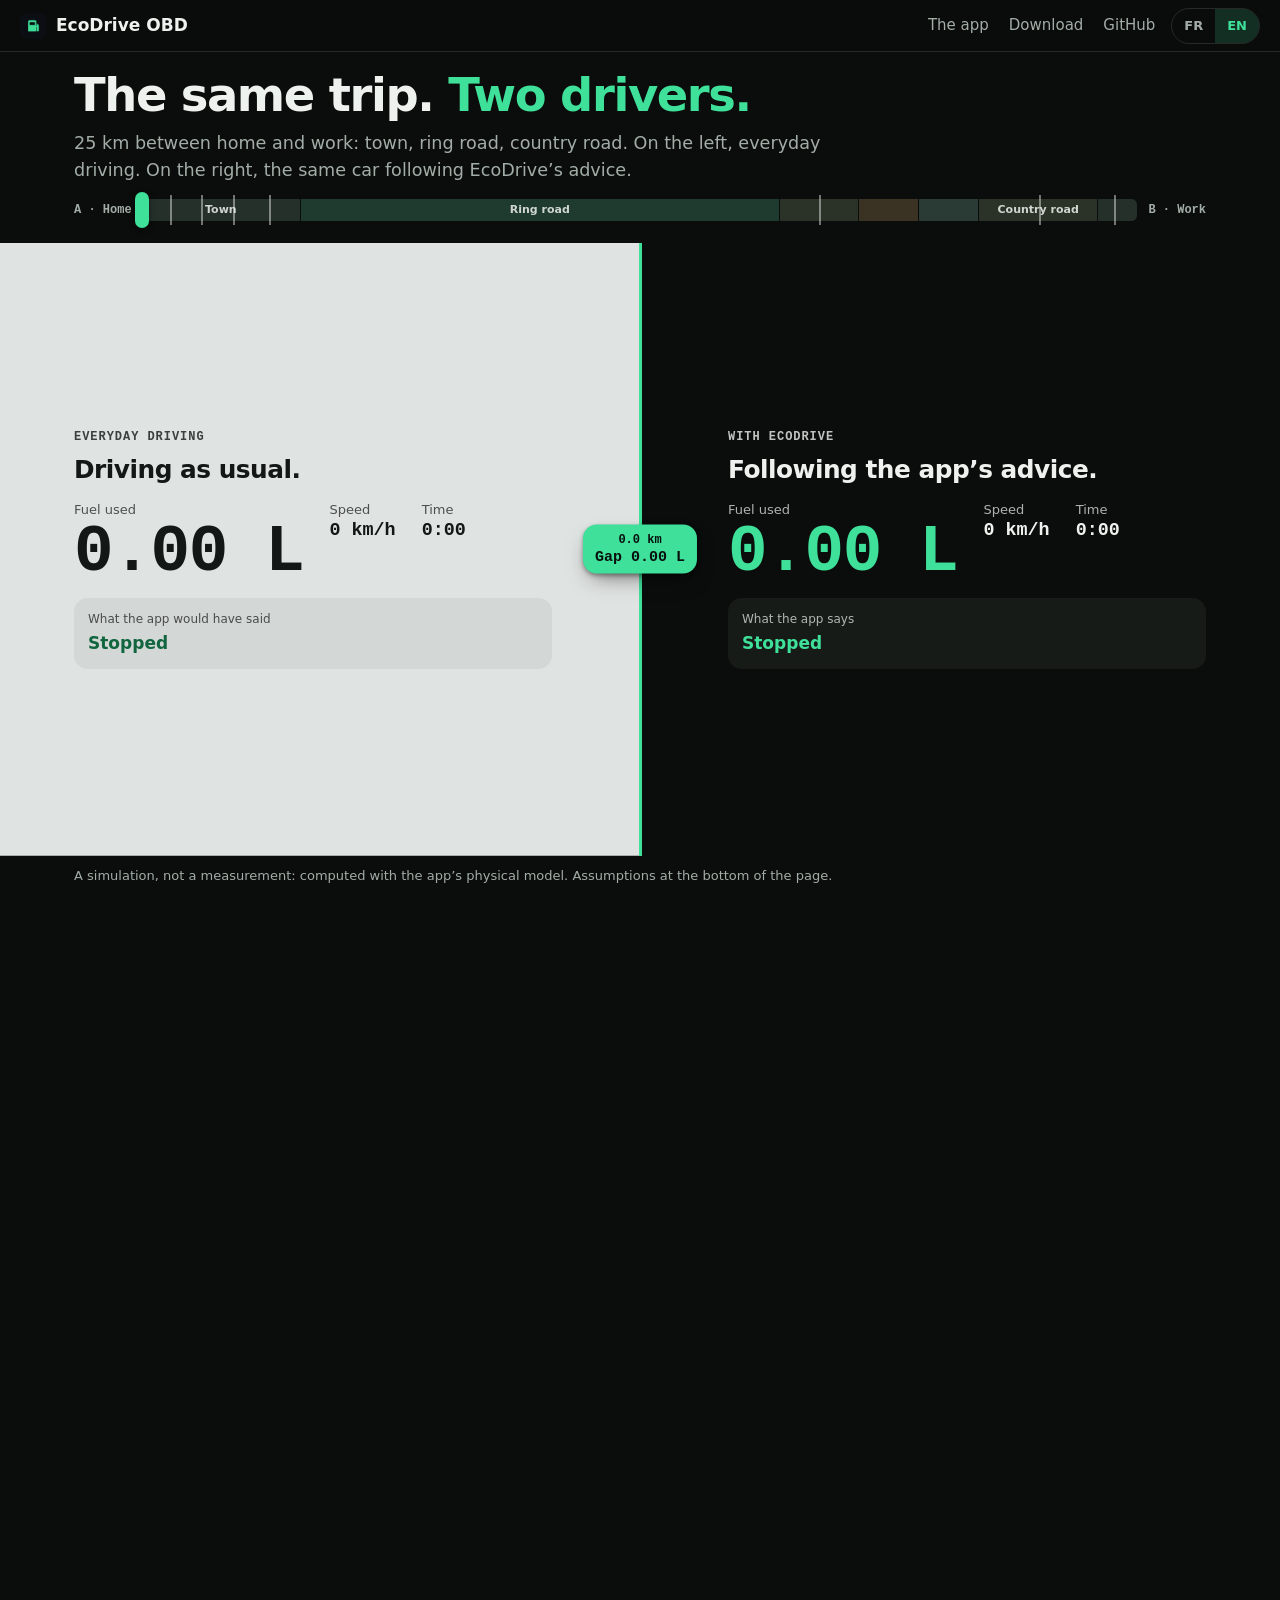
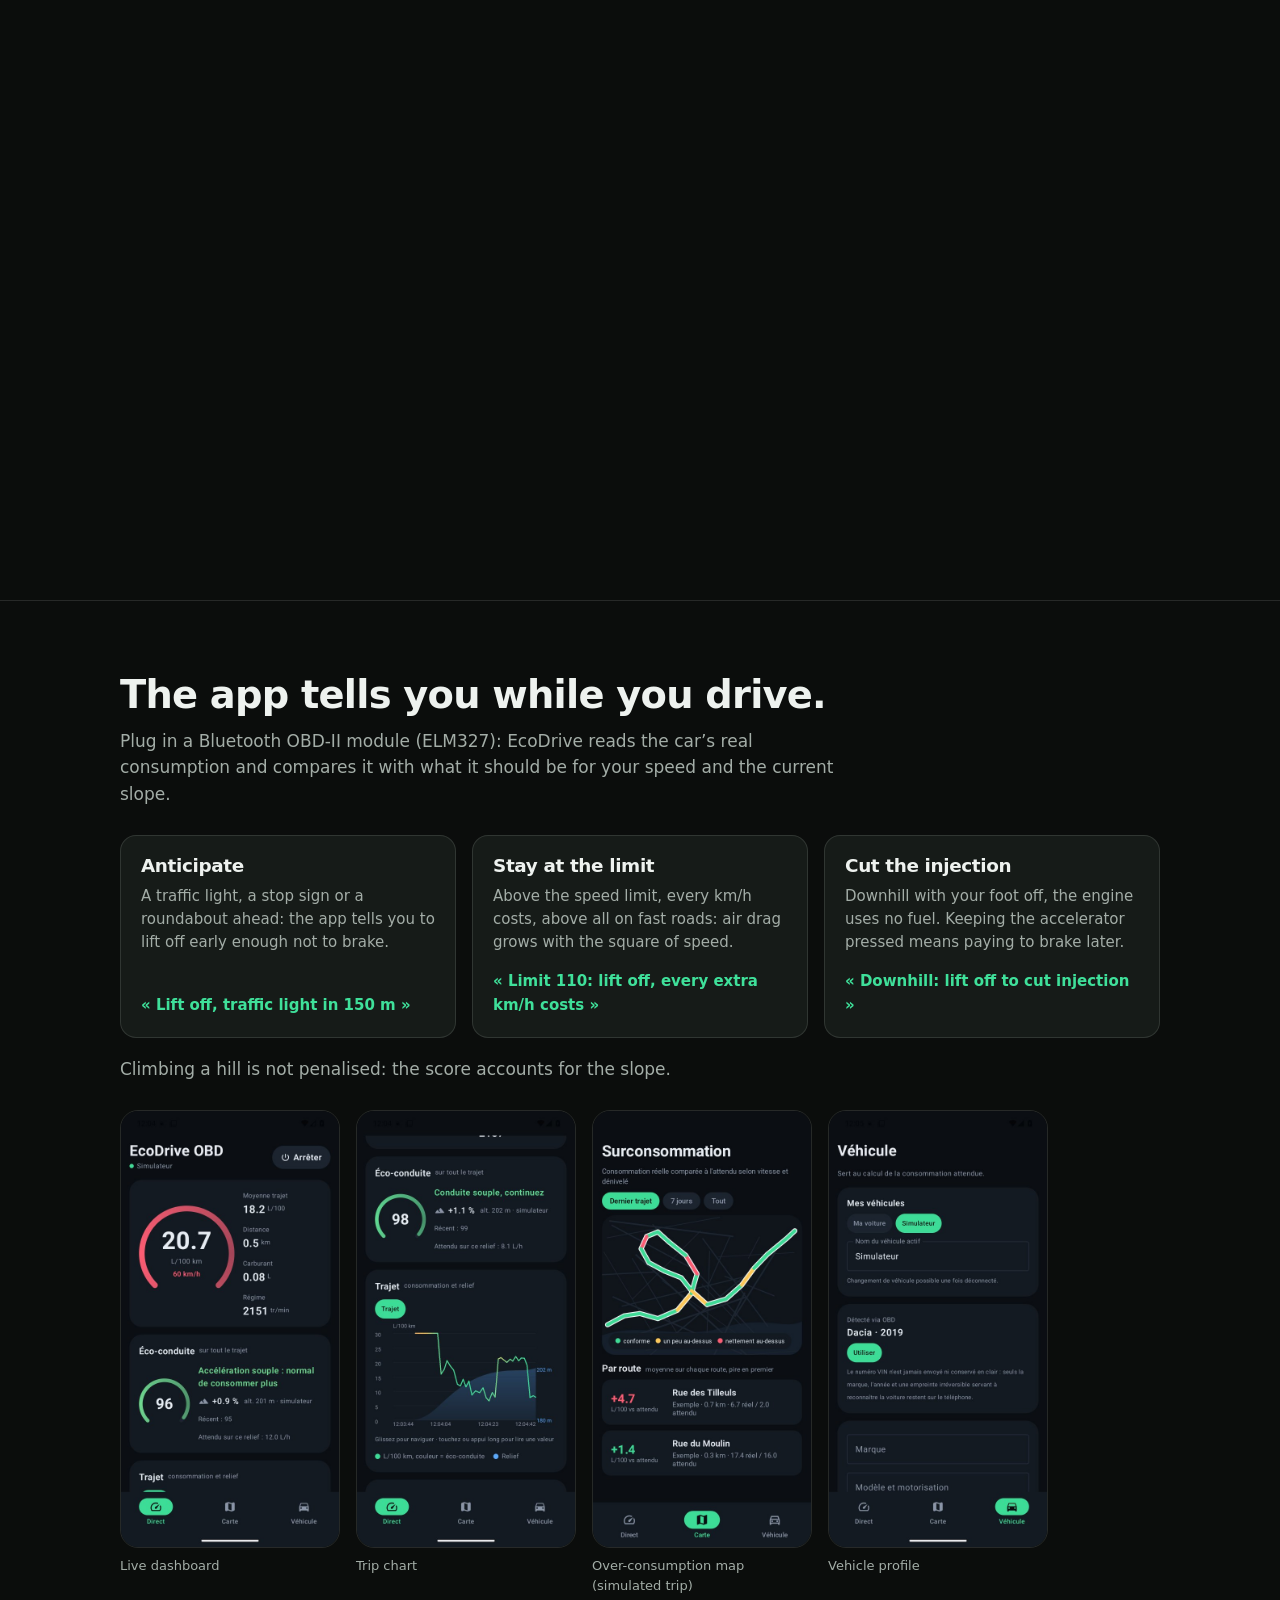
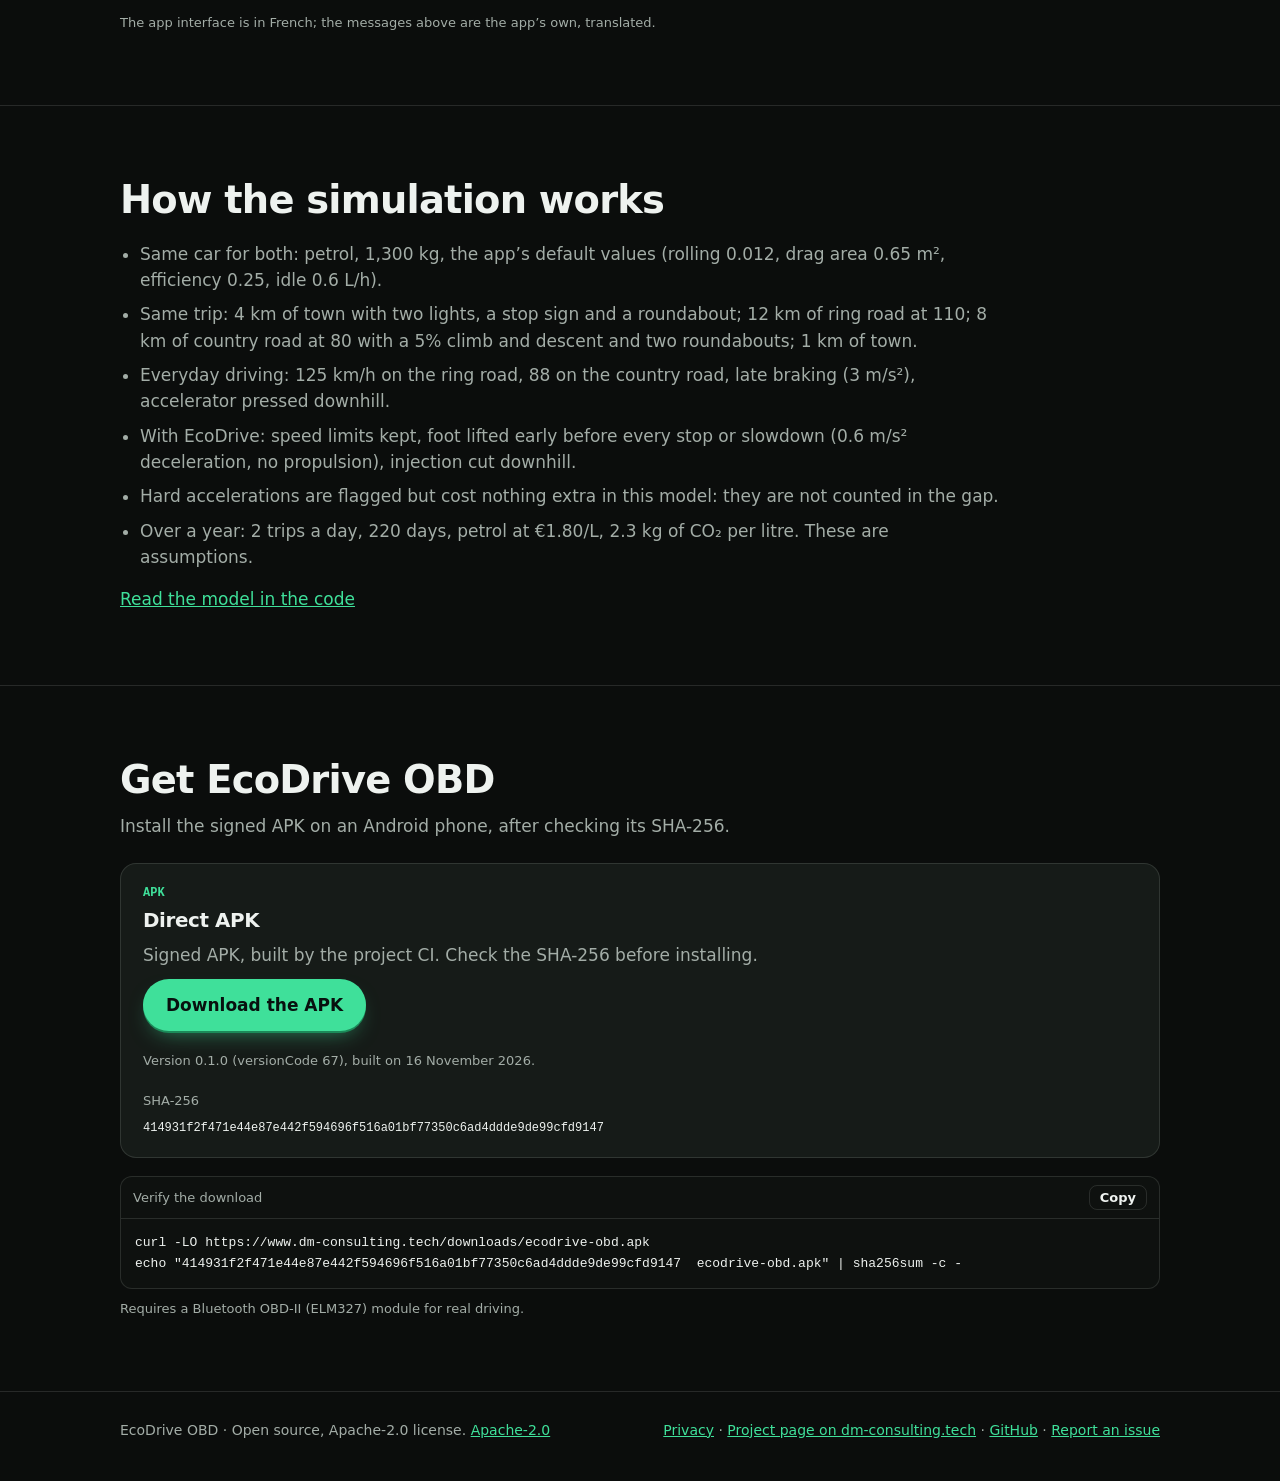
<file: site/index.html>
<!doctype html>
<html lang="fr">
<head>
<meta charset="utf-8">
<meta name="viewport" content="width=device-width, initial-scale=1">
<title>EcoDrive OBD · Le même trajet, deux conducteurs</title>
<meta name="description" content="EcoDrive OBD lit la consommation réelle de votre voiture par un module OBD-II Bluetooth et vous dit, en roulant, quoi changer. Comparaison simulée sur un trajet domicile-travail.">
<link rel="icon" href="logo.png" type="image/png">
<link rel="stylesheet" href="./style.css">
</head>
<body>
<div id="app"><noscript><p style="padding:24px">EcoDrive OBD : cette page a besoin de JavaScript. Code source et APK : <a href="https://github.com/mickadoua/ecodrive-obd">github.com/mickadoua/ecodrive-obd</a>. This page needs JavaScript; source and downloads are on GitHub.</p></noscript></div>
<script src="./ui.js"></script>
<script src="content.js"></script>
<script src="./drive.js"></script>
<!-- scroll-craft engine (github.com/nateherkai/scroll-craft, MIT, see scrollcraft.LICENSE), copied unchanged. -->
<script src="./scrollcraft.js"></script>
<script src="./app.js"></script>
</body>
</html>
</file>
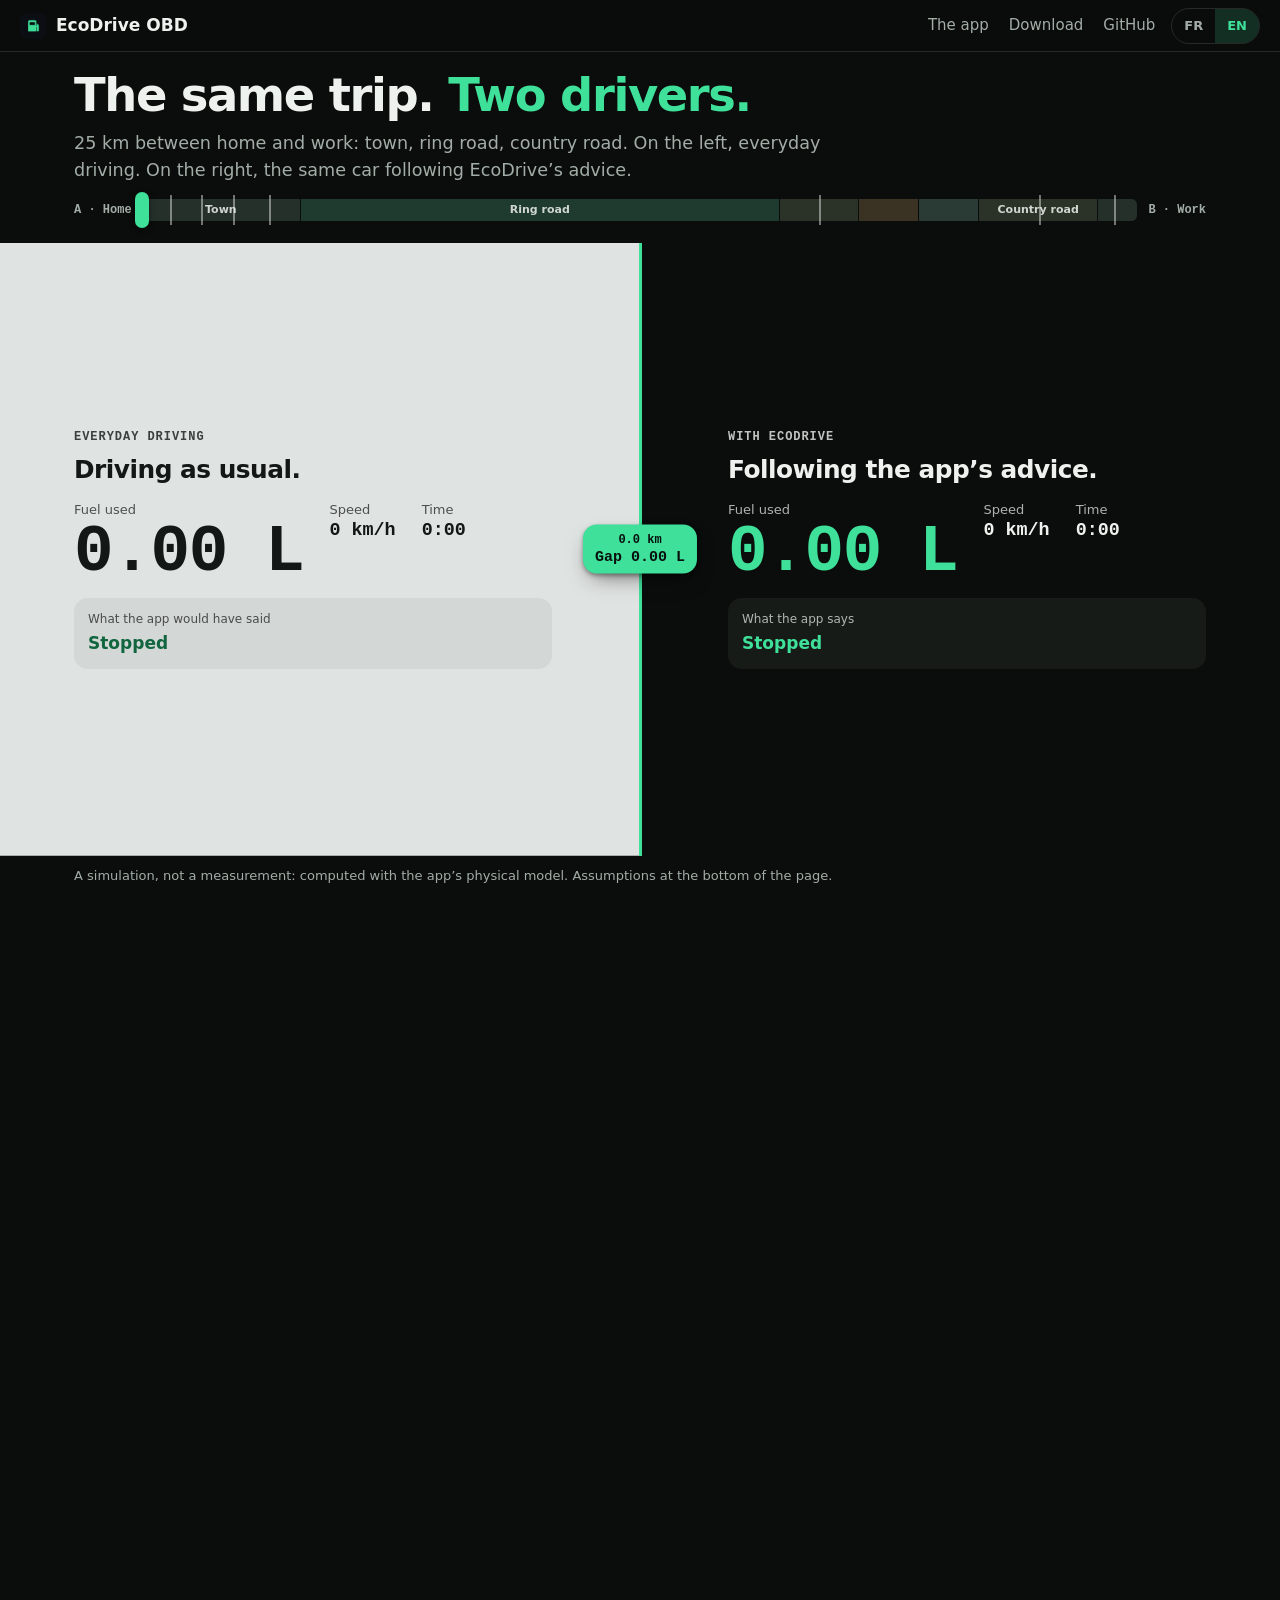
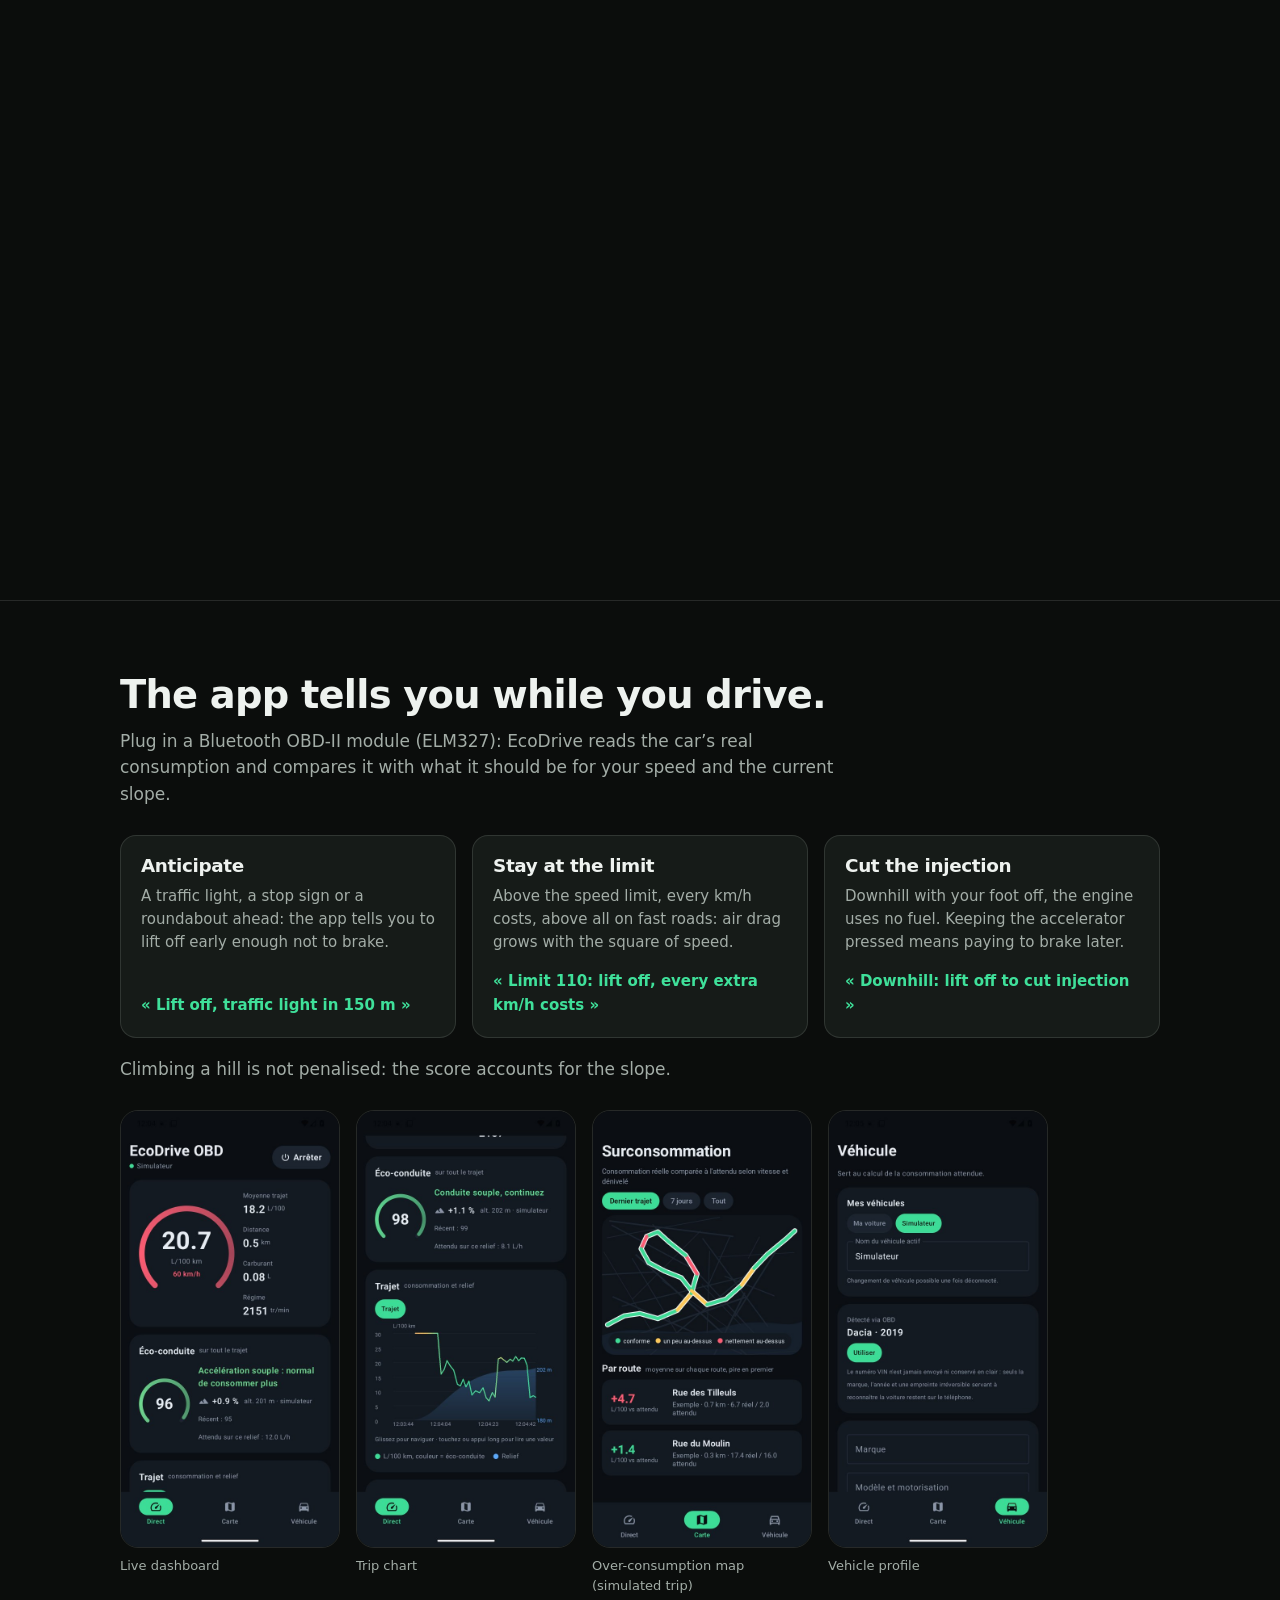
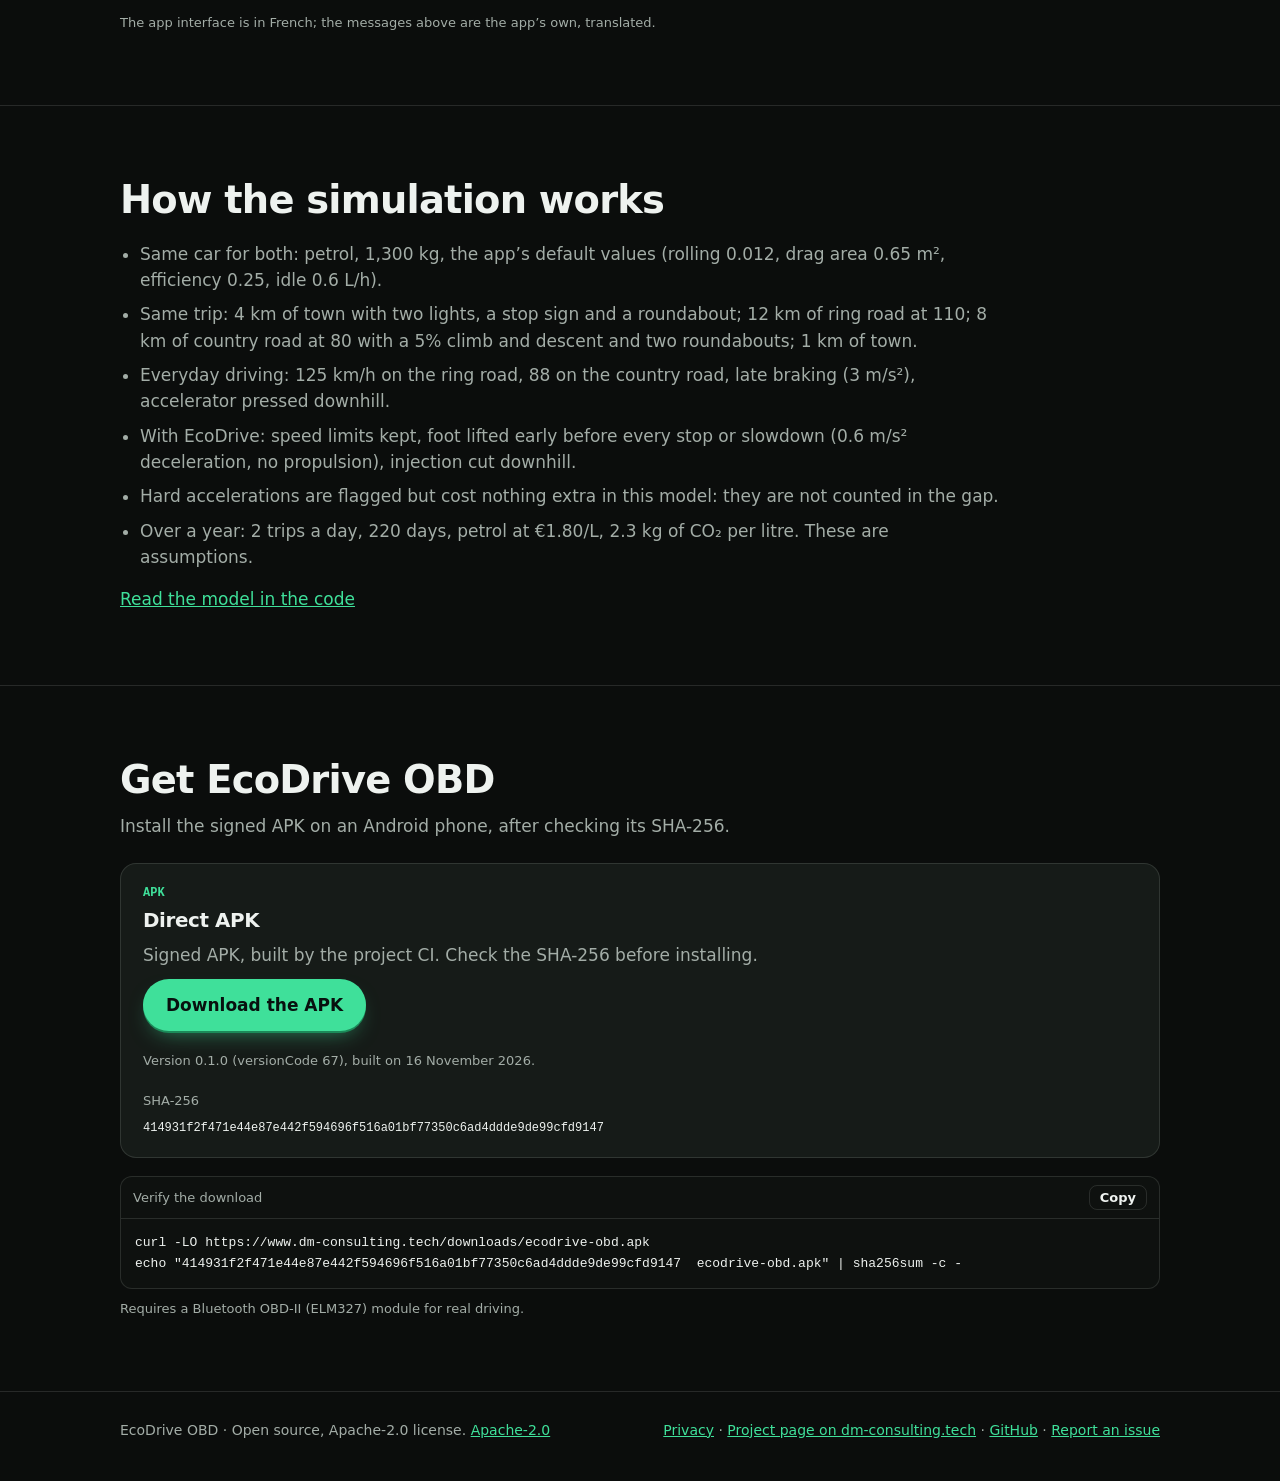
<file: site/en/index.html>
<!doctype html>
<html lang="en">
<head>
<meta charset="utf-8">
<meta name="viewport" content="width=device-width, initial-scale=1">
<!-- The English home page is now the main page with ?lang=en. This old
     address only redirects; en/privacy/ stays served here. -->
<title>EcoDrive OBD</title>
<link rel="canonical" href="https://mickadoua.github.io/ecodrive-obd/?lang=en">
<meta http-equiv="refresh" content="0; url=../?lang=en">
<meta name="robots" content="noindex, follow">
<script>location.replace("../?lang=en");</script>
</head>
<body>
<p><a href="../?lang=en">EcoDrive OBD: open the home page</a></p>
</body>
</html>
</file>
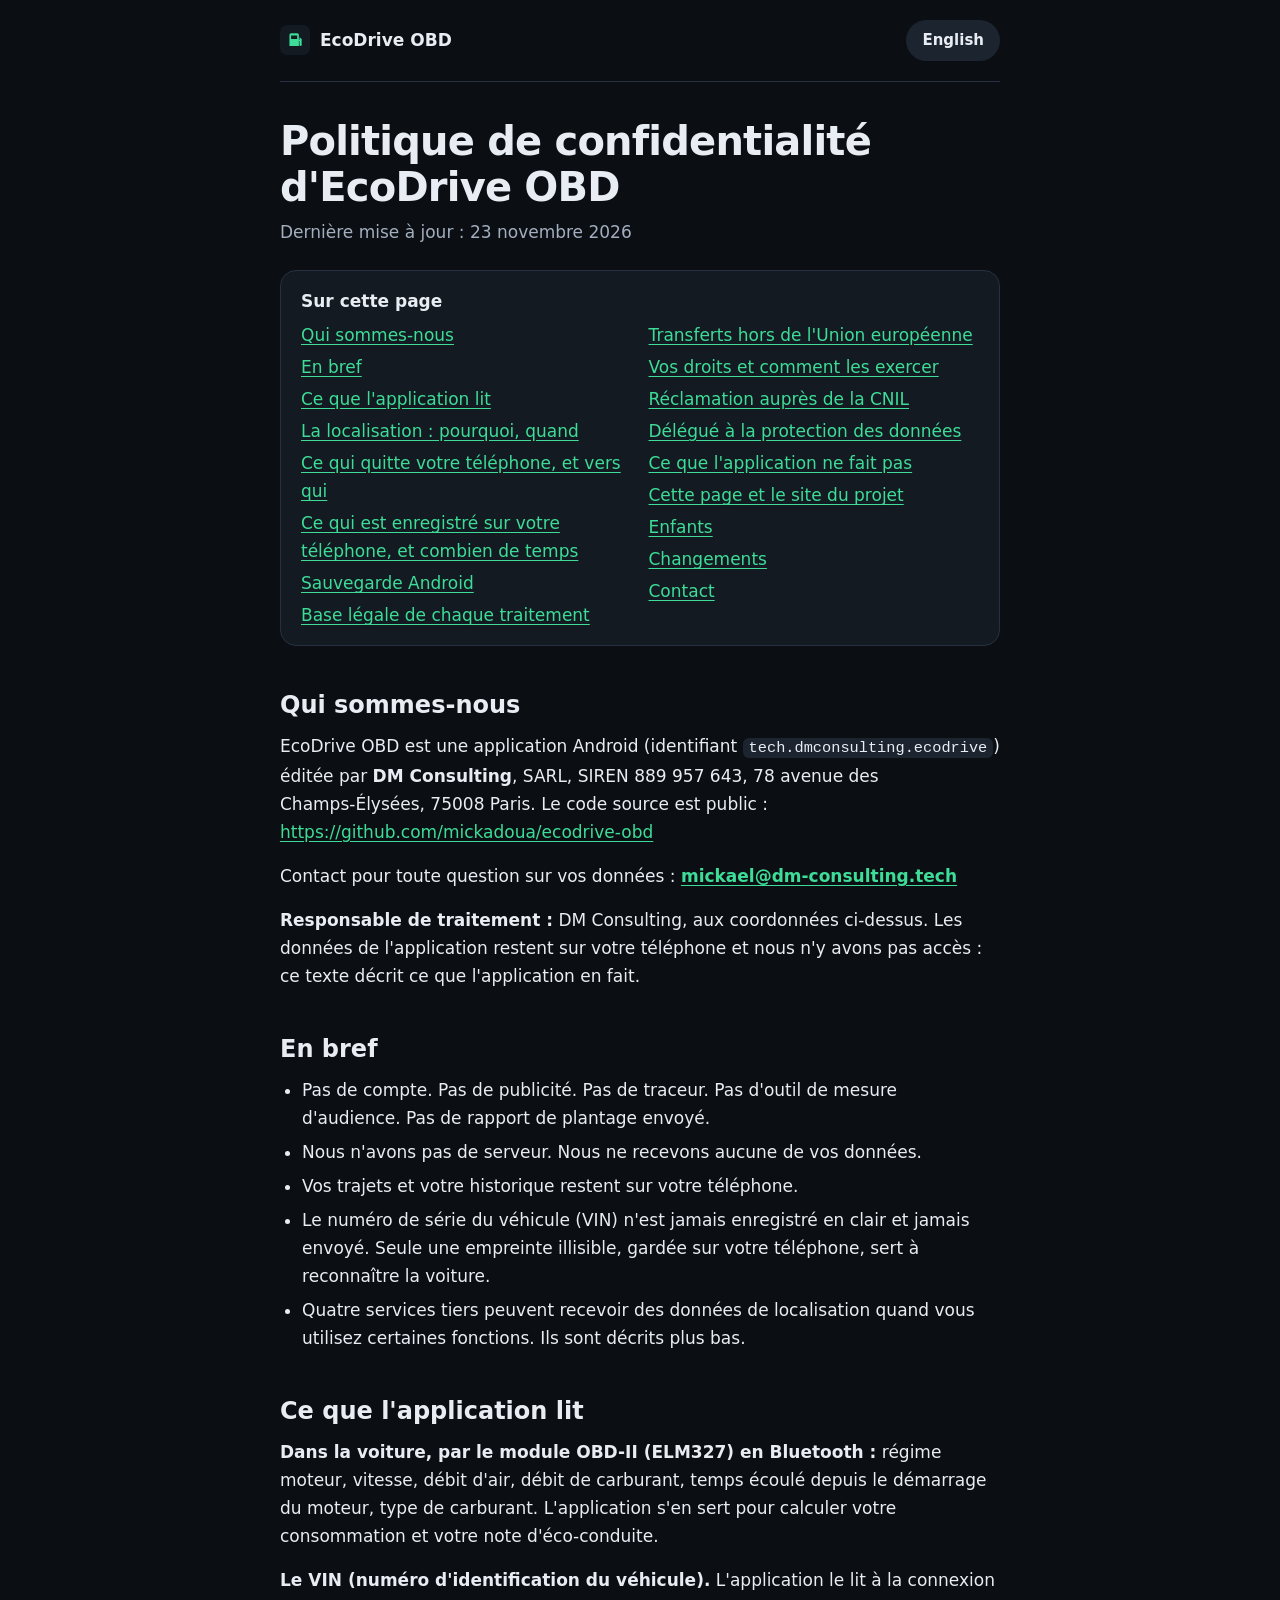
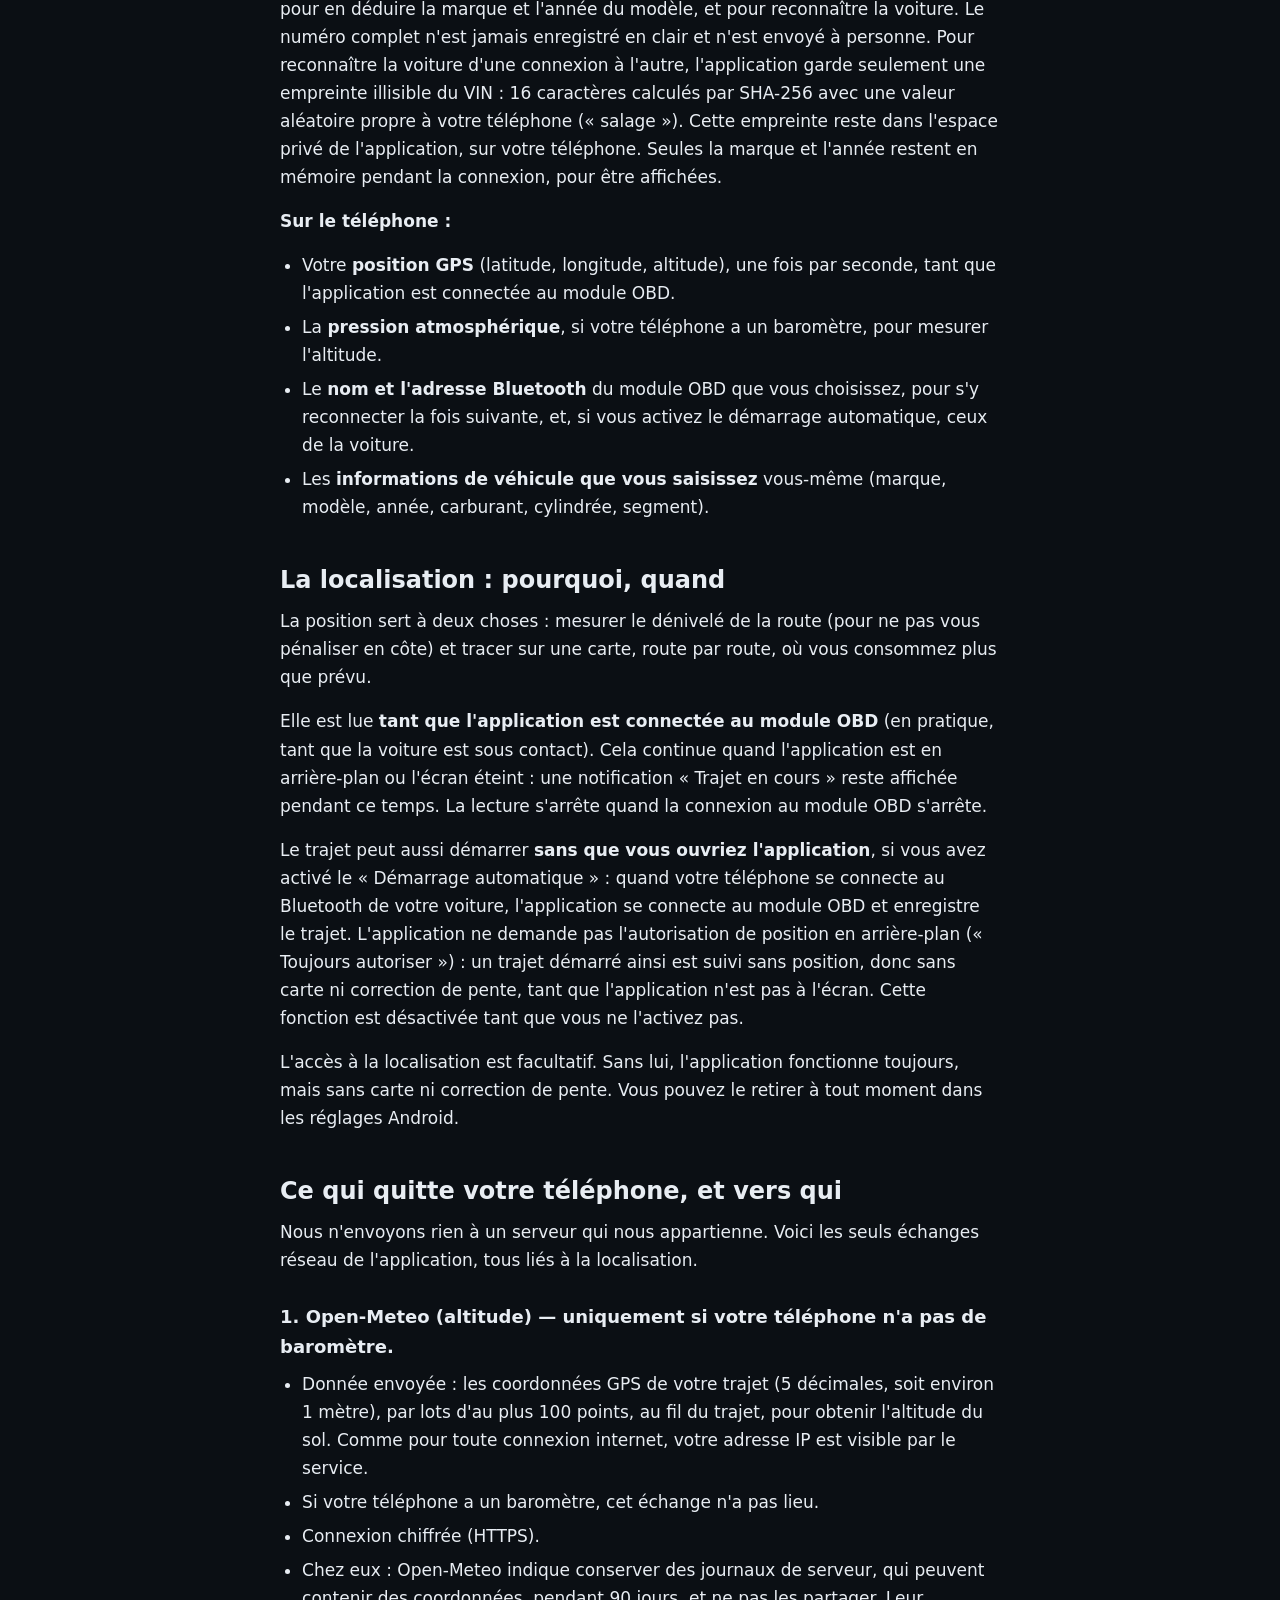
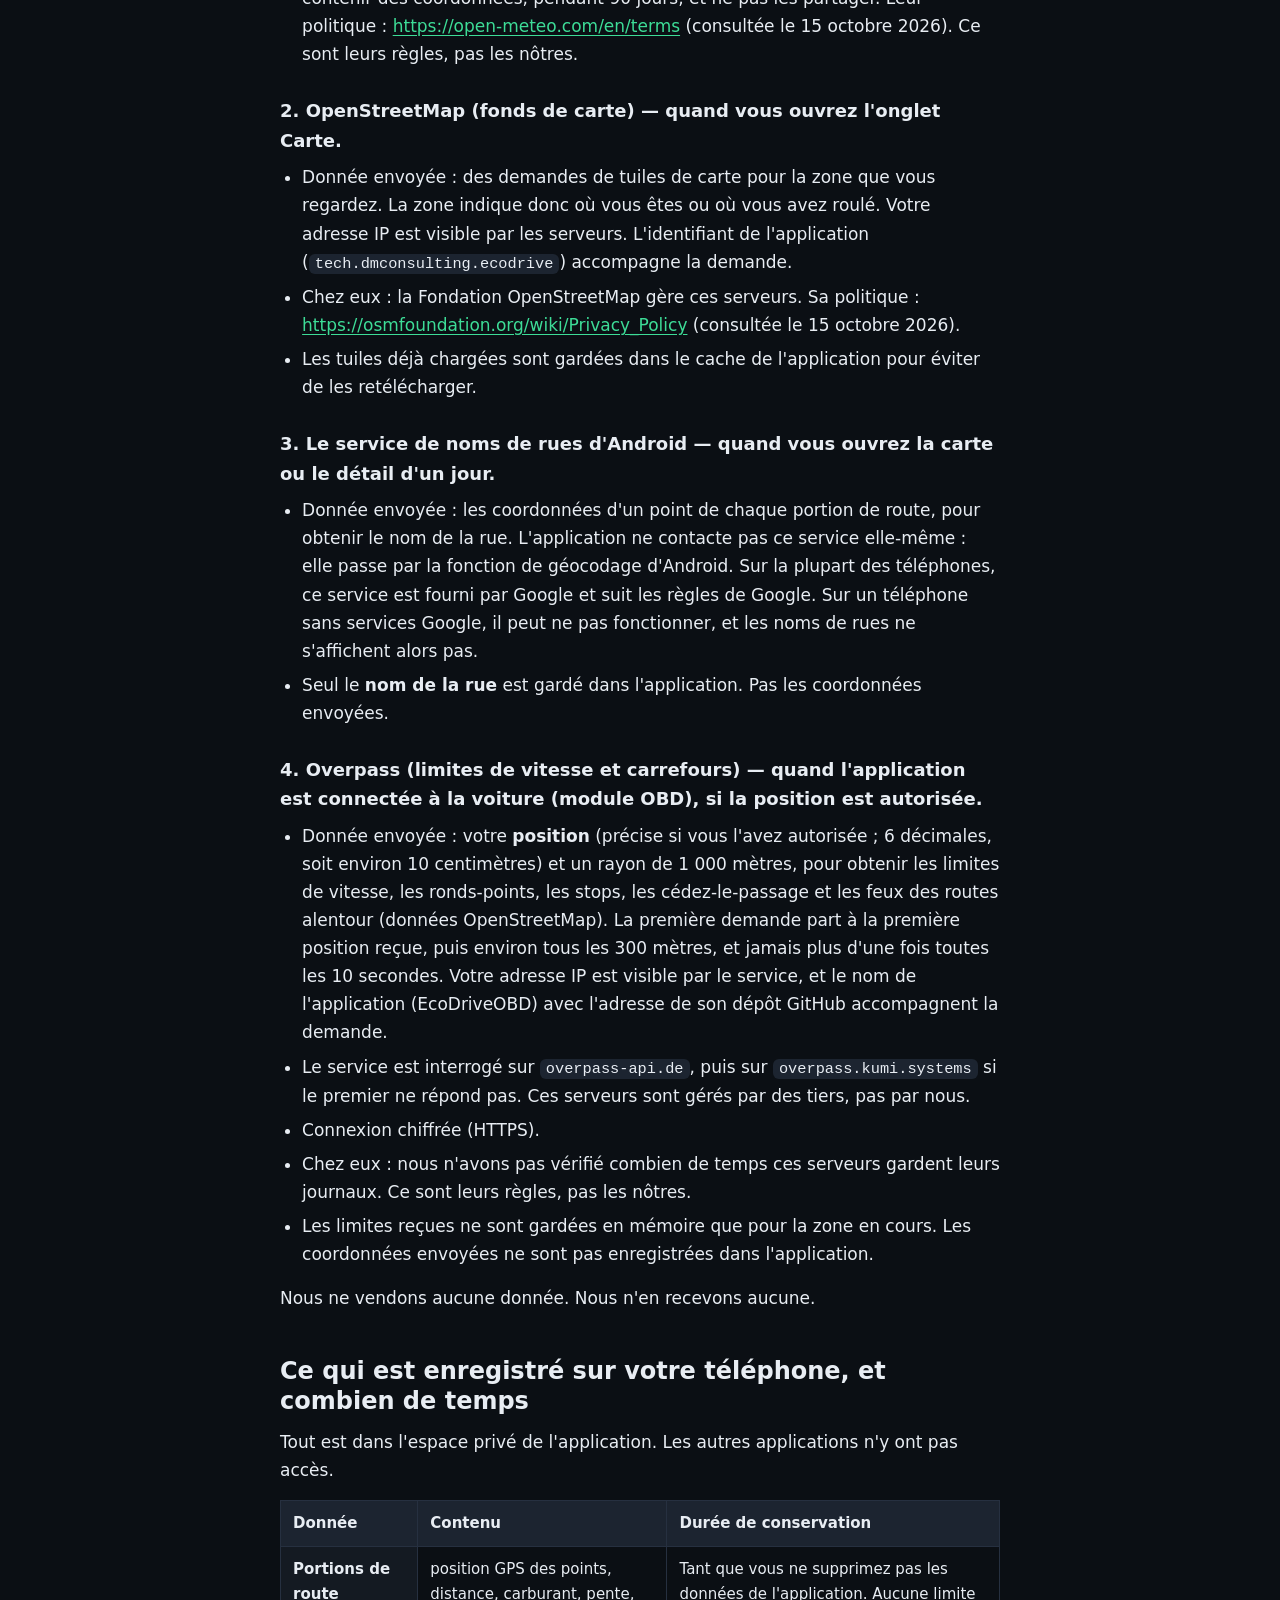
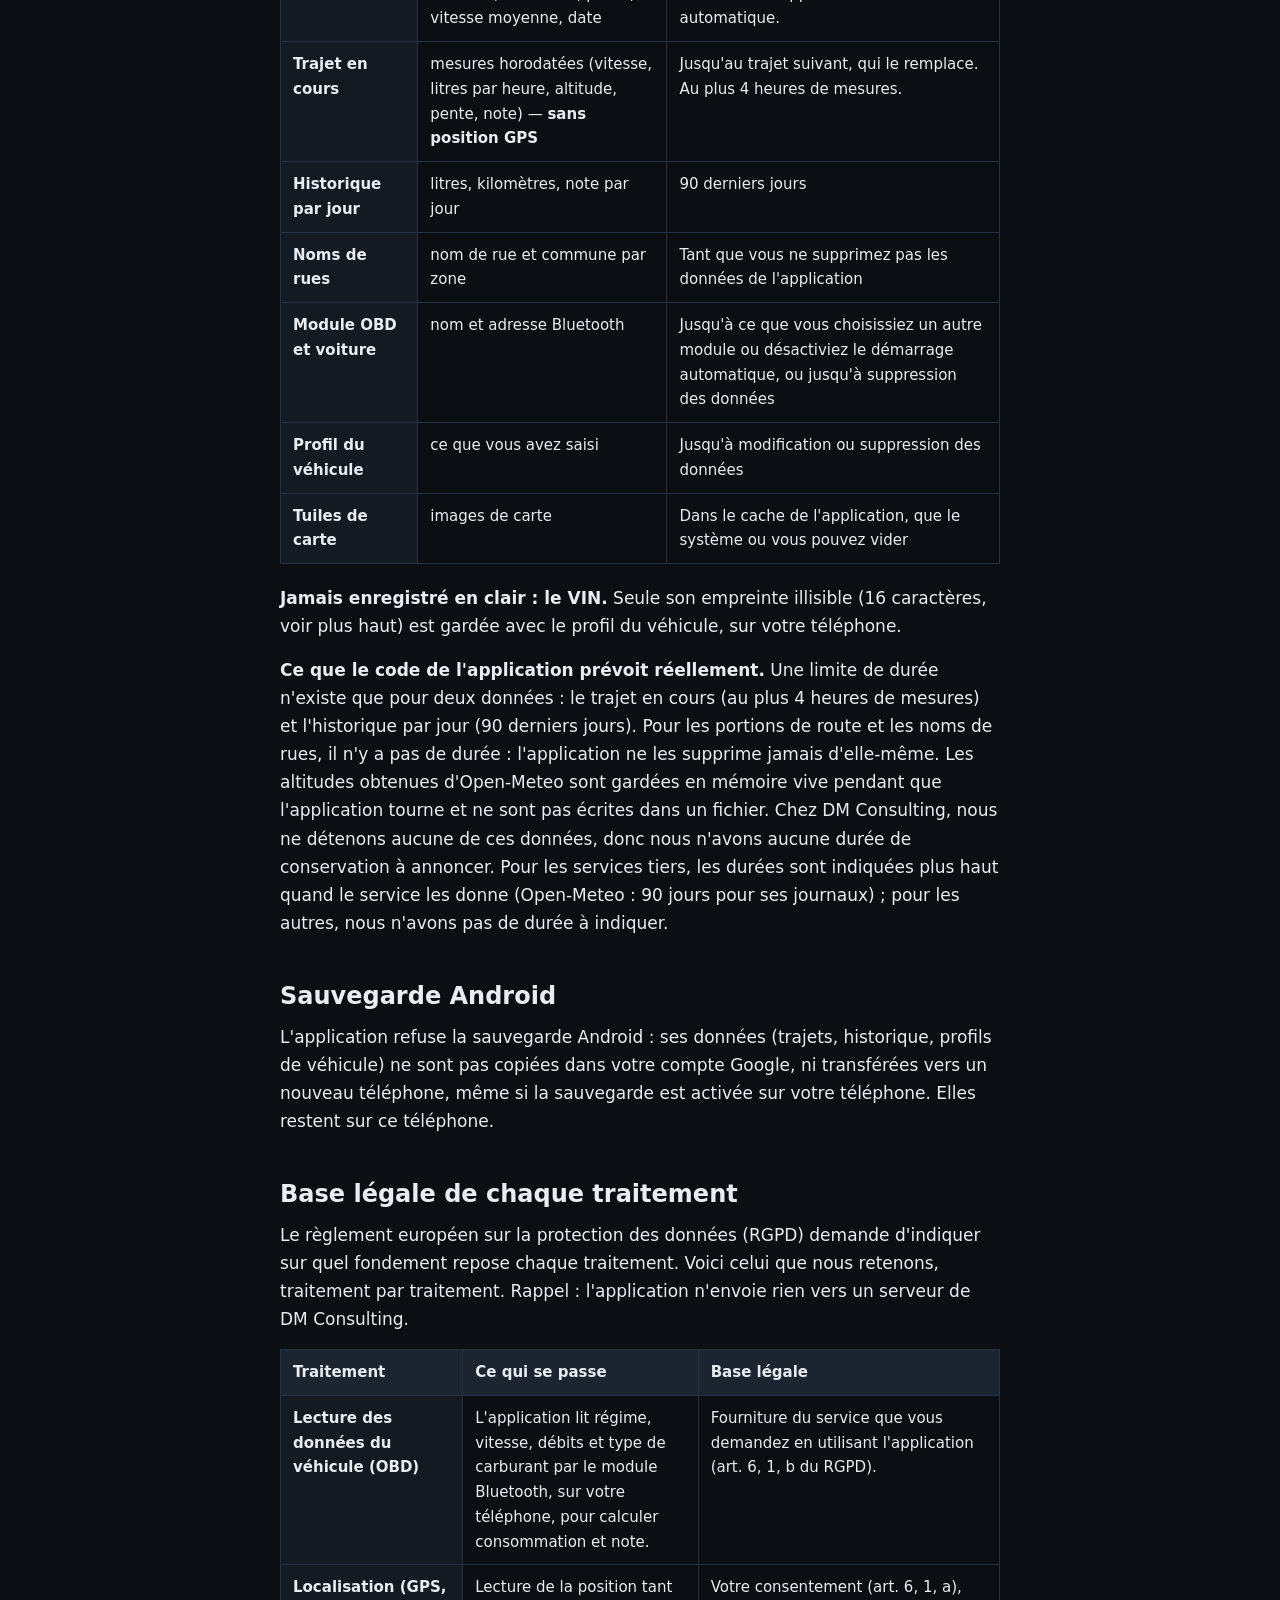
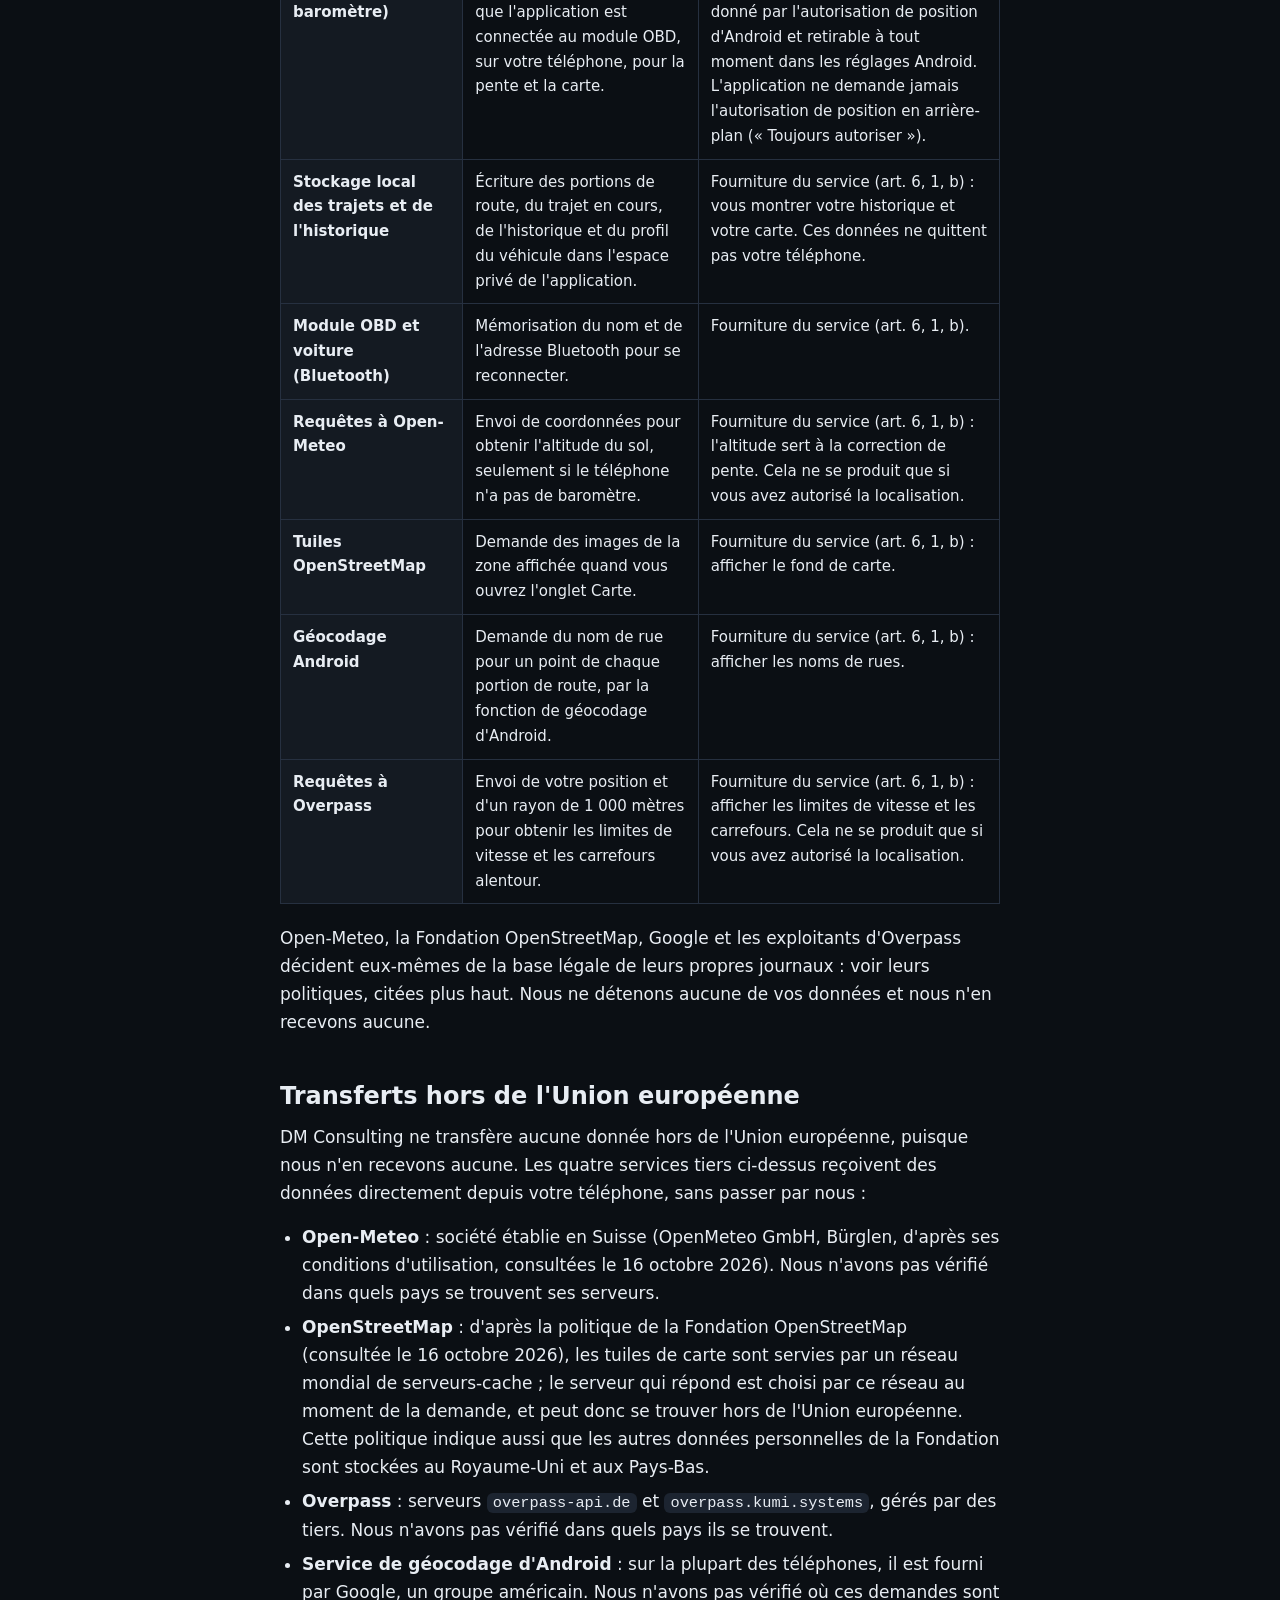
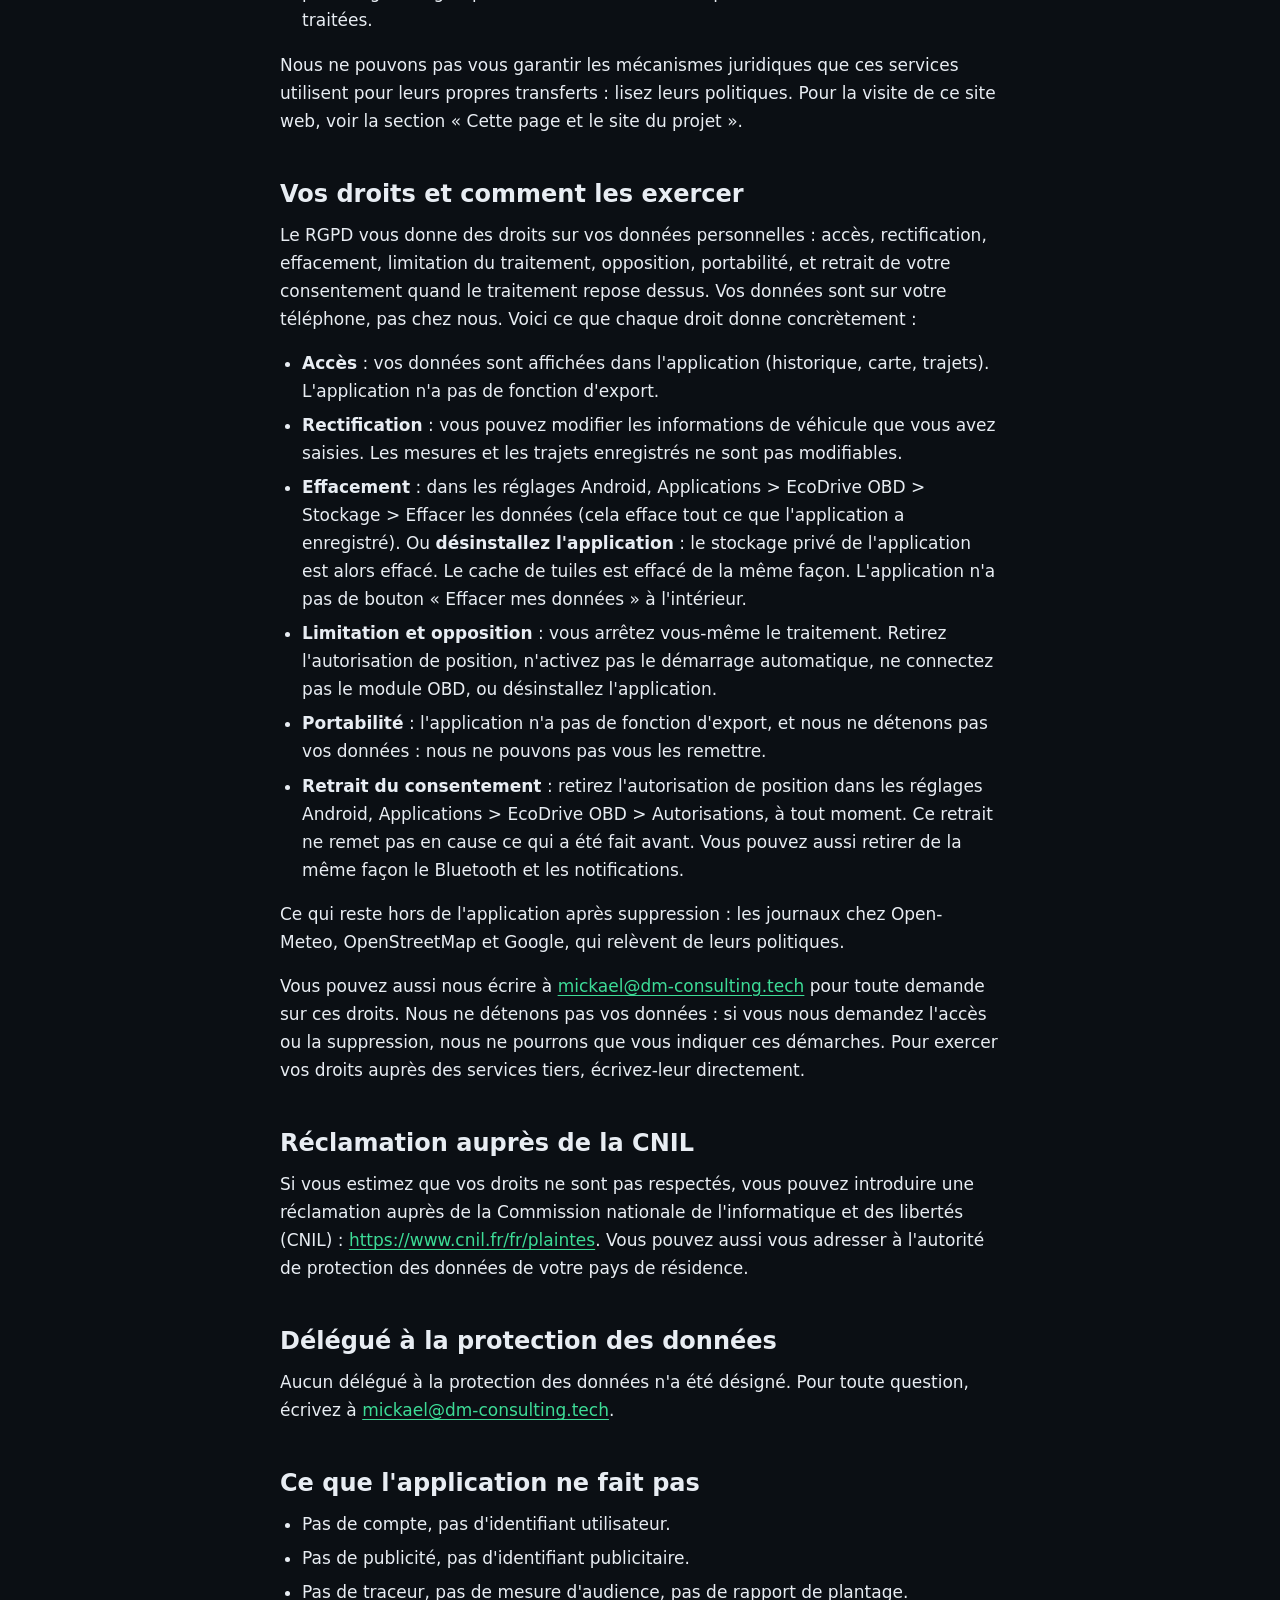
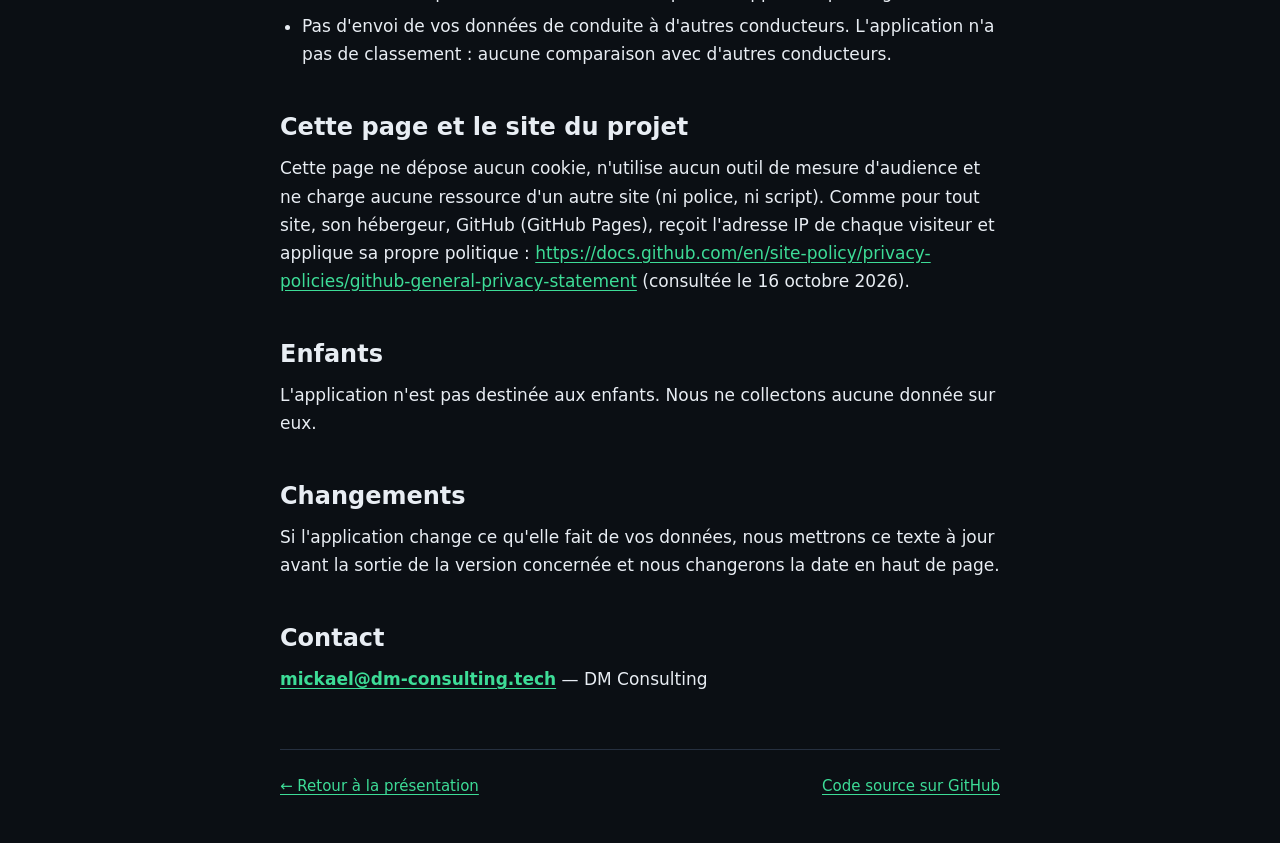
<file: site/privacy/index.html>
<!doctype html>
<html lang="fr">
<head>
<meta charset="utf-8">
<meta name="viewport" content="width=device-width, initial-scale=1">
<meta name="theme-color" content="#0B0F14">
<link rel="icon" href="data:image/svg+xml,%3Csvg%20xmlns='http://www.w3.org/2000/svg'%20viewBox='0%200%20108%20108'%3E%3Crect%20width='108'%20height='108'%20rx='26'%20fill='%23141A22'/%3E%3Cpath%20fill='%233DDC97'%20d='M40,30h22a6,6%200,0%201,6%206v40h-34v-40a6,6%200,0%201,6%20-6zM40,38v12h22v-12z'/%3E%3Cpath%20fill='%233DDC97'%20d='M70,44l8,6v22a4,4%200,0%201,-8%200v-14h-2v-4h2z'/%3E%3C/svg%3E">
<title>Politique de confidentialité — EcoDrive OBD</title>
<meta name="description" content="Ce que l&#x27;application EcoDrive OBD lit, ce qui quitte votre téléphone, ce qui est enregistré, et comment tout effacer.">
<!-- Page de politique de confidentialité (FR). Contraintes (ECO-5, ECO-11) :
     aucune police externe, aucun script, aucun cookie, aucune ressource d'un
     autre domaine. Tout le CSS est en ligne, la police est celle du système.
     Les adresses ci-dessous basculent avec le reste du site si l'hébergement
     change (voir la commande sed dans l'en-tête de index.html). -->
<link rel="canonical" href="https://mickadoua.github.io/ecodrive-obd/privacy/">
<link rel="alternate" hreflang="fr" href="https://mickadoua.github.io/ecodrive-obd/privacy/">
<link rel="alternate" hreflang="en" href="https://mickadoua.github.io/ecodrive-obd/en/privacy/">
<link rel="alternate" hreflang="x-default" href="https://mickadoua.github.io/ecodrive-obd/privacy/">
<meta property="og:type" content="website">
<meta property="og:site_name" content="EcoDrive OBD">
<meta property="og:locale" content="fr_FR">
<meta property="og:locale:alternate" content="en_US">
<meta property="og:url" content="https://mickadoua.github.io/ecodrive-obd/privacy/">
<meta property="og:title" content="Politique de confidentialité — EcoDrive OBD">
<meta property="og:description" content="Ce que l&#x27;application EcoDrive OBD lit, ce qui quitte votre téléphone, ce qui est enregistré, et comment tout effacer.">
<meta name="twitter:card" content="summary">
<style>
  :root {
    --bg: #0B0F14;
    --surface: #141A22;
    --surface-high: #1C2430;
    --outline: #263040;
    --text: #E8EDF3;
    --muted: #A3AEBF;
    --green: #3DDC97;
  }
  * { box-sizing: border-box; }
  html { -webkit-text-size-adjust: 100%; text-size-adjust: 100%; }
  body {
    margin: 0;
    background: var(--bg);
    color: var(--text);
    font-family: system-ui, -apple-system, "Segoe UI", Roboto, "Helvetica Neue", Arial, sans-serif;
    font-size: 17px;
    line-height: 1.65;
    overflow-wrap: break-word;
  }
  a { color: var(--green); text-underline-offset: 3px; }
  a:hover { text-decoration-thickness: 2px; }
  :focus-visible { outline: 3px solid var(--green); outline-offset: 3px; border-radius: 4px; }
  .skip { position: absolute; left: -9999px; top: 0; background: var(--green); color: var(--bg); padding: 10px 16px; z-index: 10; }
  .skip:focus { left: 8px; top: 8px; }
  .wrap { max-width: 760px; margin: 0 auto; padding: 0 20px; }
  header.top { display: flex; align-items: center; justify-content: space-between; flex-wrap: wrap; gap: 12px; padding: 20px 0; border-bottom: 1px solid var(--outline); }
  .brand { display: flex; align-items: center; gap: 10px; font-weight: 700; color: var(--text); text-decoration: none; }
  .brand svg { width: 30px; height: 30px; }
  .lang { display: inline-block; padding: 8px 16px; border-radius: 999px; background: var(--surface-high); color: var(--text); font-weight: 600; font-size: 15px; text-decoration: none; }
  h1 { font-size: clamp(28px, 6vw, 40px); line-height: 1.15; letter-spacing: -0.02em; margin: 36px 0 8px; }
  h2 { font-size: 24px; line-height: 1.25; margin: 44px 0 12px; scroll-margin-top: 16px; }
  h3 { font-size: 18px; margin: 28px 0 8px; }
  p, ul { margin: 0 0 16px; }
  ul { padding-left: 1.3em; }
  li { margin-bottom: 6px; }
  .meta { color: var(--muted); margin: 0 0 24px; }
  code { font-family: ui-monospace, SFMono-Regular, Menlo, Consolas, monospace; font-size: .9em; background: var(--surface-high); padding: 1px 6px; border-radius: 6px; }
  .toc { background: var(--surface); border: 1px solid var(--outline); border-radius: 16px; padding: 16px 20px; margin: 0 0 8px; }
  .toc p { margin: 0 0 6px; font-weight: 600; }
  .toc ul { margin: 0; columns: 2 220px; list-style: none; padding: 0; }
  .toc li { margin: 0 0 4px; break-inside: avoid; }
  .table-wrap { margin: 0 0 20px; }
  table { width: 100%; border-collapse: collapse; font-size: 15px; }
  th, td { text-align: left; vertical-align: top; padding: 10px 12px; border: 1px solid var(--outline); }
  thead th { background: var(--surface-high); }
  tbody th { background: var(--surface); font-weight: 600; }
  @media (max-width: 640px) {
    body { font-size: 16px; }
    thead { position: absolute; left: -9999px; }
    table, tbody, tr, th, td { display: block; }
    tr { border: 1px solid var(--outline); border-radius: 12px; margin: 0 0 12px; overflow: hidden; background: var(--surface); }
    th, td { border: 0; padding: 8px 14px; }
    tbody th { background: var(--surface-high); }
    td::before { content: attr(data-label); display: block; color: var(--muted); font-size: 13px; }
  }
  footer { margin: 56px 0 0; padding: 24px 0 48px; border-top: 1px solid var(--outline); color: var(--muted); font-size: 15px; display: flex; flex-wrap: wrap; justify-content: space-between; gap: 12px; }
</style>
</head>
<body>
<a class="skip" href="#contenu">Aller au texte</a>
<div class="wrap">
  <header class="top">
    <a class="brand" href="../">
      <svg viewBox="0 0 108 108" aria-hidden="true"><rect width="108" height="108" rx="26" fill="#141A22"/><path fill="#3DDC97" d="M40,30h22a6,6 0,0 1,6 6v40h-34v-40a6,6 0,0 1,6 -6zM40,38v12h22v-12z"/><path fill="#3DDC97" d="M70,44l8,6v22a4,4 0,0 1,-8 0v-14h-2v-4h2z"/></svg>
      EcoDrive OBD
    </a>
    <a class="lang" href="../en/privacy/" hreflang="en" lang="en">English</a>
  </header>

  <main id="contenu">
    <h1>Politique de confidentialité d'EcoDrive OBD</h1>
    <p class="meta">Dernière mise à jour : <time datetime="2026-11-23">23 novembre 2026</time></p>
    <nav class="toc" aria-label="Sur cette page">
      <p>Sur cette page</p>
      <ul>
    <li><a href="#qui-sommes-nous">Qui sommes-nous</a></li>
    <li><a href="#en-bref">En bref</a></li>
    <li><a href="#ce-que-lapplication-lit">Ce que l'application lit</a></li>
    <li><a href="#la-localisation-pourquoi-quand">La localisation : pourquoi, quand</a></li>
    <li><a href="#ce-qui-quitte-votre-telephone-et-vers-qui">Ce qui quitte votre téléphone, et vers qui</a></li>
    <li><a href="#ce-qui-est-enregistre-sur-votre-telephone-et-combien-de-temps">Ce qui est enregistré sur votre téléphone, et combien de temps</a></li>
    <li><a href="#sauvegarde-android">Sauvegarde Android</a></li>
    <li><a href="#base-legale-de-chaque-traitement">Base légale de chaque traitement</a></li>
    <li><a href="#transferts-hors-ue">Transferts hors de l'Union européenne</a></li>
    <li><a href="#vos-droits-et-comment-les-exercer">Vos droits et comment les exercer</a></li>
    <li><a href="#reclamation-aupres-de-la-cnil">Réclamation auprès de la CNIL</a></li>
    <li><a href="#delegue-a-la-protection-des-donnees">Délégué à la protection des données</a></li>
    <li><a href="#ce-que-lapplication-ne-fait-pas">Ce que l'application ne fait pas</a></li>
    <li><a href="#cette-page-et-le-site-du-projet">Cette page et le site du projet</a></li>
    <li><a href="#enfants">Enfants</a></li>
    <li><a href="#changements">Changements</a></li>
    <li><a href="#contact">Contact</a></li>
      </ul>
    </nav>

<h2 id="qui-sommes-nous">Qui sommes-nous</h2>
<p>EcoDrive OBD est une application Android (identifiant <code>tech.dmconsulting.ecodrive</code>) éditée par <strong>DM Consulting</strong>, SARL, SIREN 889 957 643, 78 avenue des Champs-Élysées, 75008 Paris. Le code source est public : <a href="https://github.com/mickadoua/ecodrive-obd">https://github.com/mickadoua/ecodrive-obd</a></p>
<p>Contact pour toute question sur vos données : <strong><a href="mailto:mickael@dm-consulting.tech">mickael@dm-consulting.tech</a></strong></p>
<p><strong>Responsable de traitement :</strong> DM Consulting, aux coordonnées ci-dessus. Les données de l'application restent sur votre téléphone et nous n'y avons pas accès : ce texte décrit ce que l'application en fait.</p>
<h2 id="en-bref">En bref</h2>
<ul>
  <li>Pas de compte. Pas de publicité. Pas de traceur. Pas d'outil de mesure d'audience. Pas de rapport de plantage envoyé.</li>
  <li>Nous n'avons pas de serveur. Nous ne recevons aucune de vos données.</li>
  <li>Vos trajets et votre historique restent sur votre téléphone.</li>
  <li>Le numéro de série du véhicule (VIN) n'est jamais enregistré en clair et jamais envoyé. Seule une empreinte illisible, gardée sur votre téléphone, sert à reconnaître la voiture.</li>
  <li>Quatre services tiers peuvent recevoir des données de localisation quand vous utilisez certaines fonctions. Ils sont décrits plus bas.</li>
</ul>
<h2 id="ce-que-lapplication-lit">Ce que l'application lit</h2>
<p><strong>Dans la voiture, par le module OBD-II (ELM327) en Bluetooth :</strong> régime moteur, vitesse, débit d'air, débit de carburant, temps écoulé depuis le démarrage du moteur, type de carburant. L'application s'en sert pour calculer votre consommation et votre note d'éco-conduite.</p>
<p><strong>Le VIN (numéro d'identification du véhicule).</strong> L'application le lit à la connexion pour en déduire la marque et l'année du modèle, et pour reconnaître la voiture. Le numéro complet n'est jamais enregistré en clair et n'est envoyé à personne. Pour reconnaître la voiture d'une connexion à l'autre, l'application garde seulement une empreinte illisible du VIN : 16 caractères calculés par SHA-256 avec une valeur aléatoire propre à votre téléphone (« salage »). Cette empreinte reste dans l'espace privé de l'application, sur votre téléphone. Seules la marque et l'année restent en mémoire pendant la connexion, pour être affichées.</p>
<p><strong>Sur le téléphone :</strong></p>
<ul>
  <li>Votre <strong>position GPS</strong> (latitude, longitude, altitude), une fois par seconde, tant que l'application est connectée au module OBD.</li>
  <li>La <strong>pression atmosphérique</strong>, si votre téléphone a un baromètre, pour mesurer l'altitude.</li>
  <li>Le <strong>nom et l'adresse Bluetooth</strong> du module OBD que vous choisissez, pour s'y reconnecter la fois suivante, et, si vous activez le démarrage automatique, ceux de la voiture.</li>
  <li>Les <strong>informations de véhicule que vous saisissez</strong> vous-même (marque, modèle, année, carburant, cylindrée, segment).</li>
</ul>
<h2 id="la-localisation-pourquoi-quand">La localisation : pourquoi, quand</h2>
<p>La position sert à deux choses : mesurer le dénivelé de la route (pour ne pas vous pénaliser en côte) et tracer sur une carte, route par route, où vous consommez plus que prévu.</p>
<p>Elle est lue <strong>tant que l'application est connectée au module OBD</strong> (en pratique, tant que la voiture est sous contact). Cela continue quand l'application est en arrière-plan ou l'écran éteint : une notification « Trajet en cours » reste affichée pendant ce temps. La lecture s'arrête quand la connexion au module OBD s'arrête.</p>
<p>Le trajet peut aussi démarrer <strong>sans que vous ouvriez l'application</strong>, si vous avez activé le « Démarrage automatique » : quand votre téléphone se connecte au Bluetooth de votre voiture, l'application se connecte au module OBD et enregistre le trajet. L'application ne demande pas l'autorisation de position en arrière-plan (« Toujours autoriser ») : un trajet démarré ainsi est suivi sans position, donc sans carte ni correction de pente, tant que l'application n'est pas à l'écran. Cette fonction est désactivée tant que vous ne l'activez pas.</p>
<p>L'accès à la localisation est facultatif. Sans lui, l'application fonctionne toujours, mais sans carte ni correction de pente. Vous pouvez le retirer à tout moment dans les réglages Android.</p>
<h2 id="ce-qui-quitte-votre-telephone-et-vers-qui">Ce qui quitte votre téléphone, et vers qui</h2>
<p>Nous n'envoyons rien à un serveur qui nous appartienne. Voici les seuls échanges réseau de l'application, tous liés à la localisation.</p>
<h3>1. Open-Meteo (altitude) — uniquement si votre téléphone n'a pas de baromètre.</h3>
<ul>
  <li>Donnée envoyée : les coordonnées GPS de votre trajet (5 décimales, soit environ 1 mètre), par lots d'au plus 100 points, au fil du trajet, pour obtenir l'altitude du sol. Comme pour toute connexion internet, votre adresse IP est visible par le service.</li>
  <li>Si votre téléphone a un baromètre, cet échange n'a pas lieu.</li>
  <li>Connexion chiffrée (HTTPS).</li>
  <li>Chez eux : Open-Meteo indique conserver des journaux de serveur, qui peuvent contenir des coordonnées, pendant 90 jours, et ne pas les partager. Leur politique : <a href="https://open-meteo.com/en/terms">https://open-meteo.com/en/terms</a> (consultée le 15 octobre 2026). Ce sont leurs règles, pas les nôtres.</li>
</ul>
<h3>2. OpenStreetMap (fonds de carte) — quand vous ouvrez l'onglet Carte.</h3>
<ul>
  <li>Donnée envoyée : des demandes de tuiles de carte pour la zone que vous regardez. La zone indique donc où vous êtes ou où vous avez roulé. Votre adresse IP est visible par les serveurs. L'identifiant de l'application (<code>tech.dmconsulting.ecodrive</code>) accompagne la demande.</li>
  <li>Chez eux : la Fondation OpenStreetMap gère ces serveurs. Sa politique : <a href="https://osmfoundation.org/wiki/Privacy_Policy">https://osmfoundation.org/wiki/Privacy_Policy</a> (consultée le 15 octobre 2026).</li>
  <li>Les tuiles déjà chargées sont gardées dans le cache de l'application pour éviter de les retélécharger.</li>
</ul>
<h3>3. Le service de noms de rues d'Android — quand vous ouvrez la carte ou le détail d'un jour.</h3>
<ul>
  <li>Donnée envoyée : les coordonnées d'un point de chaque portion de route, pour obtenir le nom de la rue. L'application ne contacte pas ce service elle-même : elle passe par la fonction de géocodage d'Android. Sur la plupart des téléphones, ce service est fourni par Google et suit les règles de Google. Sur un téléphone sans services Google, il peut ne pas fonctionner, et les noms de rues ne s'affichent alors pas.</li>
  <li>Seul le <strong>nom de la rue</strong> est gardé dans l'application. Pas les coordonnées envoyées.</li>
</ul>
<h3>4. Overpass (limites de vitesse et carrefours) — quand l'application est connectée à la voiture (module OBD), si la position est autorisée.</h3>
<ul>
  <li>Donnée envoyée : votre <strong>position</strong> (précise si vous l'avez autorisée ; 6 décimales, soit environ 10 centimètres) et un rayon de 1 000 mètres, pour obtenir les limites de vitesse, les ronds-points, les stops, les cédez-le-passage et les feux des routes alentour (données OpenStreetMap). La première demande part à la première position reçue, puis environ tous les 300 mètres, et jamais plus d'une fois toutes les 10 secondes. Votre adresse IP est visible par le service, et le nom de l'application (EcoDriveOBD) avec l'adresse de son dépôt GitHub accompagnent la demande.</li>
  <li>Le service est interrogé sur <code>overpass-api.de</code>, puis sur <code>overpass.kumi.systems</code> si le premier ne répond pas. Ces serveurs sont gérés par des tiers, pas par nous.</li>
  <li>Connexion chiffrée (HTTPS).</li>
  <li>Chez eux : nous n'avons pas vérifié combien de temps ces serveurs gardent leurs journaux. Ce sont leurs règles, pas les nôtres.</li>
  <li>Les limites reçues ne sont gardées en mémoire que pour la zone en cours. Les coordonnées envoyées ne sont pas enregistrées dans l'application.</li>
</ul>
<p>Nous ne vendons aucune donnée. Nous n'en recevons aucune.</p>
<h2 id="ce-qui-est-enregistre-sur-votre-telephone-et-combien-de-temps">Ce qui est enregistré sur votre téléphone, et combien de temps</h2>
<p>Tout est dans l'espace privé de l'application. Les autres applications n'y ont pas accès.</p>
<div class="table-wrap">
<table>
<thead><tr><th scope="col">Donnée</th><th scope="col">Contenu</th><th scope="col">Durée de conservation</th></tr></thead>
<tbody>
<tr><th scope="row">Portions de route</th><td data-label="Contenu">position GPS des points, distance, carburant, pente, vitesse moyenne, date</td><td data-label="Durée de conservation">Tant que vous ne supprimez pas les données de l'application. Aucune limite automatique.</td></tr>
<tr><th scope="row">Trajet en cours</th><td data-label="Contenu">mesures horodatées (vitesse, litres par heure, altitude, pente, note) — <strong>sans position GPS</strong></td><td data-label="Durée de conservation">Jusqu'au trajet suivant, qui le remplace. Au plus 4 heures de mesures.</td></tr>
<tr><th scope="row">Historique par jour</th><td data-label="Contenu">litres, kilomètres, note par jour</td><td data-label="Durée de conservation">90 derniers jours</td></tr>
<tr><th scope="row">Noms de rues</th><td data-label="Contenu">nom de rue et commune par zone</td><td data-label="Durée de conservation">Tant que vous ne supprimez pas les données de l'application</td></tr>
<tr><th scope="row">Module OBD et voiture</th><td data-label="Contenu">nom et adresse Bluetooth</td><td data-label="Durée de conservation">Jusqu'à ce que vous choisissiez un autre module ou désactiviez le démarrage automatique, ou jusqu'à suppression des données</td></tr>
<tr><th scope="row">Profil du véhicule</th><td data-label="Contenu">ce que vous avez saisi</td><td data-label="Durée de conservation">Jusqu'à modification ou suppression des données</td></tr>
<tr><th scope="row">Tuiles de carte</th><td data-label="Contenu">images de carte</td><td data-label="Durée de conservation">Dans le cache de l'application, que le système ou vous pouvez vider</td></tr>
</tbody>
</table>
</div>
<p><strong>Jamais enregistré en clair : le VIN.</strong> Seule son empreinte illisible (16 caractères, voir plus haut) est gardée avec le profil du véhicule, sur votre téléphone.</p>
<p><strong>Ce que le code de l'application prévoit réellement.</strong> Une limite de durée n'existe que pour deux données : le trajet en cours (au plus 4 heures de mesures) et l'historique par jour (90 derniers jours). Pour les portions de route et les noms de rues, il n'y a pas de durée : l'application ne les supprime jamais d'elle-même. Les altitudes obtenues d'Open-Meteo sont gardées en mémoire vive pendant que l'application tourne et ne sont pas écrites dans un fichier. Chez DM Consulting, nous ne détenons aucune de ces données, donc nous n'avons aucune durée de conservation à annoncer. Pour les services tiers, les durées sont indiquées plus haut quand le service les donne (Open-Meteo : 90 jours pour ses journaux) ; pour les autres, nous n'avons pas de durée à indiquer.</p>
<h2 id="sauvegarde-android">Sauvegarde Android</h2>
<p>L'application refuse la sauvegarde Android : ses données (trajets, historique, profils de véhicule) ne sont pas copiées dans votre compte Google, ni transférées vers un nouveau téléphone, même si la sauvegarde est activée sur votre téléphone. Elles restent sur ce téléphone.</p>
<h2 id="base-legale-de-chaque-traitement">Base légale de chaque traitement</h2>
<p>Le règlement européen sur la protection des données (RGPD) demande d'indiquer sur quel fondement repose chaque traitement. Voici celui que nous retenons, traitement par traitement. Rappel : l'application n'envoie rien vers un serveur de DM Consulting.</p>
<div class="table-wrap">
<table>
<thead><tr><th scope="col">Traitement</th><th scope="col">Ce qui se passe</th><th scope="col">Base légale</th></tr></thead>
<tbody>
<tr><th scope="row">Lecture des données du véhicule (OBD)</th><td data-label="Ce qui se passe">L'application lit régime, vitesse, débits et type de carburant par le module Bluetooth, sur votre téléphone, pour calculer consommation et note.</td><td data-label="Base légale">Fourniture du service que vous demandez en utilisant l'application (art. 6, 1, b du RGPD).</td></tr>
<tr><th scope="row">Localisation (GPS, baromètre)</th><td data-label="Ce qui se passe">Lecture de la position tant que l'application est connectée au module OBD, sur votre téléphone, pour la pente et la carte.</td><td data-label="Base légale">Votre consentement (art. 6, 1, a), donné par l'autorisation de position d'Android et retirable à tout moment dans les réglages Android. L'application ne demande jamais l'autorisation de position en arrière-plan (« Toujours autoriser »).</td></tr>
<tr><th scope="row">Stockage local des trajets et de l'historique</th><td data-label="Ce qui se passe">Écriture des portions de route, du trajet en cours, de l'historique et du profil du véhicule dans l'espace privé de l'application.</td><td data-label="Base légale">Fourniture du service (art. 6, 1, b) : vous montrer votre historique et votre carte. Ces données ne quittent pas votre téléphone.</td></tr>
<tr><th scope="row">Module OBD et voiture (Bluetooth)</th><td data-label="Ce qui se passe">Mémorisation du nom et de l'adresse Bluetooth pour se reconnecter.</td><td data-label="Base légale">Fourniture du service (art. 6, 1, b).</td></tr>
<tr><th scope="row">Requêtes à Open-Meteo</th><td data-label="Ce qui se passe">Envoi de coordonnées pour obtenir l'altitude du sol, seulement si le téléphone n'a pas de baromètre.</td><td data-label="Base légale">Fourniture du service (art. 6, 1, b) : l'altitude sert à la correction de pente. Cela ne se produit que si vous avez autorisé la localisation.</td></tr>
<tr><th scope="row">Tuiles OpenStreetMap</th><td data-label="Ce qui se passe">Demande des images de la zone affichée quand vous ouvrez l'onglet Carte.</td><td data-label="Base légale">Fourniture du service (art. 6, 1, b) : afficher le fond de carte.</td></tr>
<tr><th scope="row">Géocodage Android</th><td data-label="Ce qui se passe">Demande du nom de rue pour un point de chaque portion de route, par la fonction de géocodage d'Android.</td><td data-label="Base légale">Fourniture du service (art. 6, 1, b) : afficher les noms de rues.</td></tr>
<tr><th scope="row">Requêtes à Overpass</th><td data-label="Ce qui se passe">Envoi de votre position et d'un rayon de 1 000 mètres pour obtenir les limites de vitesse et les carrefours alentour.</td><td data-label="Base légale">Fourniture du service (art. 6, 1, b) : afficher les limites de vitesse et les carrefours. Cela ne se produit que si vous avez autorisé la localisation.</td></tr>
</tbody>
</table>
</div>
<p>Open-Meteo, la Fondation OpenStreetMap, Google et les exploitants d'Overpass décident eux-mêmes de la base légale de leurs propres journaux : voir leurs politiques, citées plus haut. Nous ne détenons aucune de vos données et nous n'en recevons aucune.</p>
<h2 id="transferts-hors-ue">Transferts hors de l'Union européenne</h2>
<p>DM Consulting ne transfère aucune donnée hors de l'Union européenne, puisque nous n'en recevons aucune. Les quatre services tiers ci-dessus reçoivent des données directement depuis votre téléphone, sans passer par nous :</p>
<ul>
  <li><strong>Open-Meteo</strong> : société établie en Suisse (OpenMeteo GmbH, Bürglen, d'après ses conditions d'utilisation, consultées le 16 octobre 2026). Nous n'avons pas vérifié dans quels pays se trouvent ses serveurs.</li>
  <li><strong>OpenStreetMap</strong> : d'après la politique de la Fondation OpenStreetMap (consultée le 16 octobre 2026), les tuiles de carte sont servies par un réseau mondial de serveurs-cache ; le serveur qui répond est choisi par ce réseau au moment de la demande, et peut donc se trouver hors de l'Union européenne. Cette politique indique aussi que les autres données personnelles de la Fondation sont stockées au Royaume-Uni et aux Pays-Bas.</li>
  <li><strong>Overpass</strong> : serveurs <code>overpass-api.de</code> et <code>overpass.kumi.systems</code>, gérés par des tiers. Nous n'avons pas vérifié dans quels pays ils se trouvent.</li>
  <li><strong>Service de géocodage d'Android</strong> : sur la plupart des téléphones, il est fourni par Google, un groupe américain. Nous n'avons pas vérifié où ces demandes sont traitées.</li>
</ul>
<p>Nous ne pouvons pas vous garantir les mécanismes juridiques que ces services utilisent pour leurs propres transferts : lisez leurs politiques. Pour la visite de ce site web, voir la section « Cette page et le site du projet ».</p>
<h2 id="vos-droits-et-comment-les-exercer">Vos droits et comment les exercer</h2>
<p>Le RGPD vous donne des droits sur vos données personnelles : accès, rectification, effacement, limitation du traitement, opposition, portabilité, et retrait de votre consentement quand le traitement repose dessus. Vos données sont sur votre téléphone, pas chez nous. Voici ce que chaque droit donne concrètement :</p>
<ul>
  <li><strong>Accès</strong> : vos données sont affichées dans l'application (historique, carte, trajets). L'application n'a pas de fonction d'export.</li>
  <li><strong>Rectification</strong> : vous pouvez modifier les informations de véhicule que vous avez saisies. Les mesures et les trajets enregistrés ne sont pas modifiables.</li>
  <li><strong>Effacement</strong> : dans les réglages Android, Applications &gt; EcoDrive OBD &gt; Stockage &gt; Effacer les données (cela efface tout ce que l'application a enregistré). Ou <strong>désinstallez l'application</strong> : le stockage privé de l'application est alors effacé. Le cache de tuiles est effacé de la même façon. L'application n'a pas de bouton « Effacer mes données » à l'intérieur.</li>
  <li><strong>Limitation et opposition</strong> : vous arrêtez vous-même le traitement. Retirez l'autorisation de position, n'activez pas le démarrage automatique, ne connectez pas le module OBD, ou désinstallez l'application.</li>
  <li><strong>Portabilité</strong> : l'application n'a pas de fonction d'export, et nous ne détenons pas vos données : nous ne pouvons pas vous les remettre.</li>
  <li><strong>Retrait du consentement</strong> : retirez l'autorisation de position dans les réglages Android, Applications &gt; EcoDrive OBD &gt; Autorisations, à tout moment. Ce retrait ne remet pas en cause ce qui a été fait avant. Vous pouvez aussi retirer de la même façon le Bluetooth et les notifications.</li>
</ul>
<p>Ce qui reste hors de l'application après suppression : les journaux chez Open-Meteo, OpenStreetMap et Google, qui relèvent de leurs politiques.</p>
<p>Vous pouvez aussi nous écrire à <a href="mailto:mickael@dm-consulting.tech">mickael@dm-consulting.tech</a> pour toute demande sur ces droits. Nous ne détenons pas vos données : si vous nous demandez l'accès ou la suppression, nous ne pourrons que vous indiquer ces démarches. Pour exercer vos droits auprès des services tiers, écrivez-leur directement.</p>
<h2 id="reclamation-aupres-de-la-cnil">Réclamation auprès de la CNIL</h2>
<p>Si vous estimez que vos droits ne sont pas respectés, vous pouvez introduire une réclamation auprès de la Commission nationale de l'informatique et des libertés (CNIL) : <a href="https://www.cnil.fr/fr/plaintes">https://www.cnil.fr/fr/plaintes</a>. Vous pouvez aussi vous adresser à l'autorité de protection des données de votre pays de résidence.</p>
<h2 id="delegue-a-la-protection-des-donnees">Délégué à la protection des données</h2>
<p>Aucun délégué à la protection des données n'a été désigné. Pour toute question, écrivez à <a href="mailto:mickael@dm-consulting.tech">mickael@dm-consulting.tech</a>.</p>
<h2 id="ce-que-lapplication-ne-fait-pas">Ce que l'application ne fait pas</h2>
<ul>
  <li>Pas de compte, pas d'identifiant utilisateur.</li>
  <li>Pas de publicité, pas d'identifiant publicitaire.</li>
  <li>Pas de traceur, pas de mesure d'audience, pas de rapport de plantage.</li>
  <li>Pas d'envoi de vos données de conduite à d'autres conducteurs. L'application n'a pas de classement : aucune comparaison avec d'autres conducteurs.</li>
</ul>
<h2 id="cette-page-et-le-site-du-projet">Cette page et le site du projet</h2>
<p>Cette page ne dépose aucun cookie, n'utilise aucun outil de mesure d'audience et ne charge aucune ressource d'un autre site (ni police, ni script). Comme pour tout site, son hébergeur, GitHub (GitHub Pages), reçoit l'adresse IP de chaque visiteur et applique sa propre politique : <a href="https://docs.github.com/en/site-policy/privacy-policies/github-general-privacy-statement">https://docs.github.com/en/site-policy/privacy-policies/github-general-privacy-statement</a> (consultée le 16 octobre 2026).</p>
<h2 id="enfants">Enfants</h2>
<p>L'application n'est pas destinée aux enfants. Nous ne collectons aucune donnée sur eux.</p>
<h2 id="changements">Changements</h2>
<p>Si l'application change ce qu'elle fait de vos données, nous mettrons ce texte à jour avant la sortie de la version concernée et nous changerons la date en haut de page.</p>
<h2 id="contact">Contact</h2>
<p><strong><a href="mailto:mickael@dm-consulting.tech">mickael@dm-consulting.tech</a></strong> — DM Consulting</p>
  </main>

  <footer>
    <a href="../">← Retour à la présentation</a>
    <a href="https://github.com/mickadoua/ecodrive-obd">Code source sur GitHub</a>
  </footer>
</div>
</body>
</html>
</file>
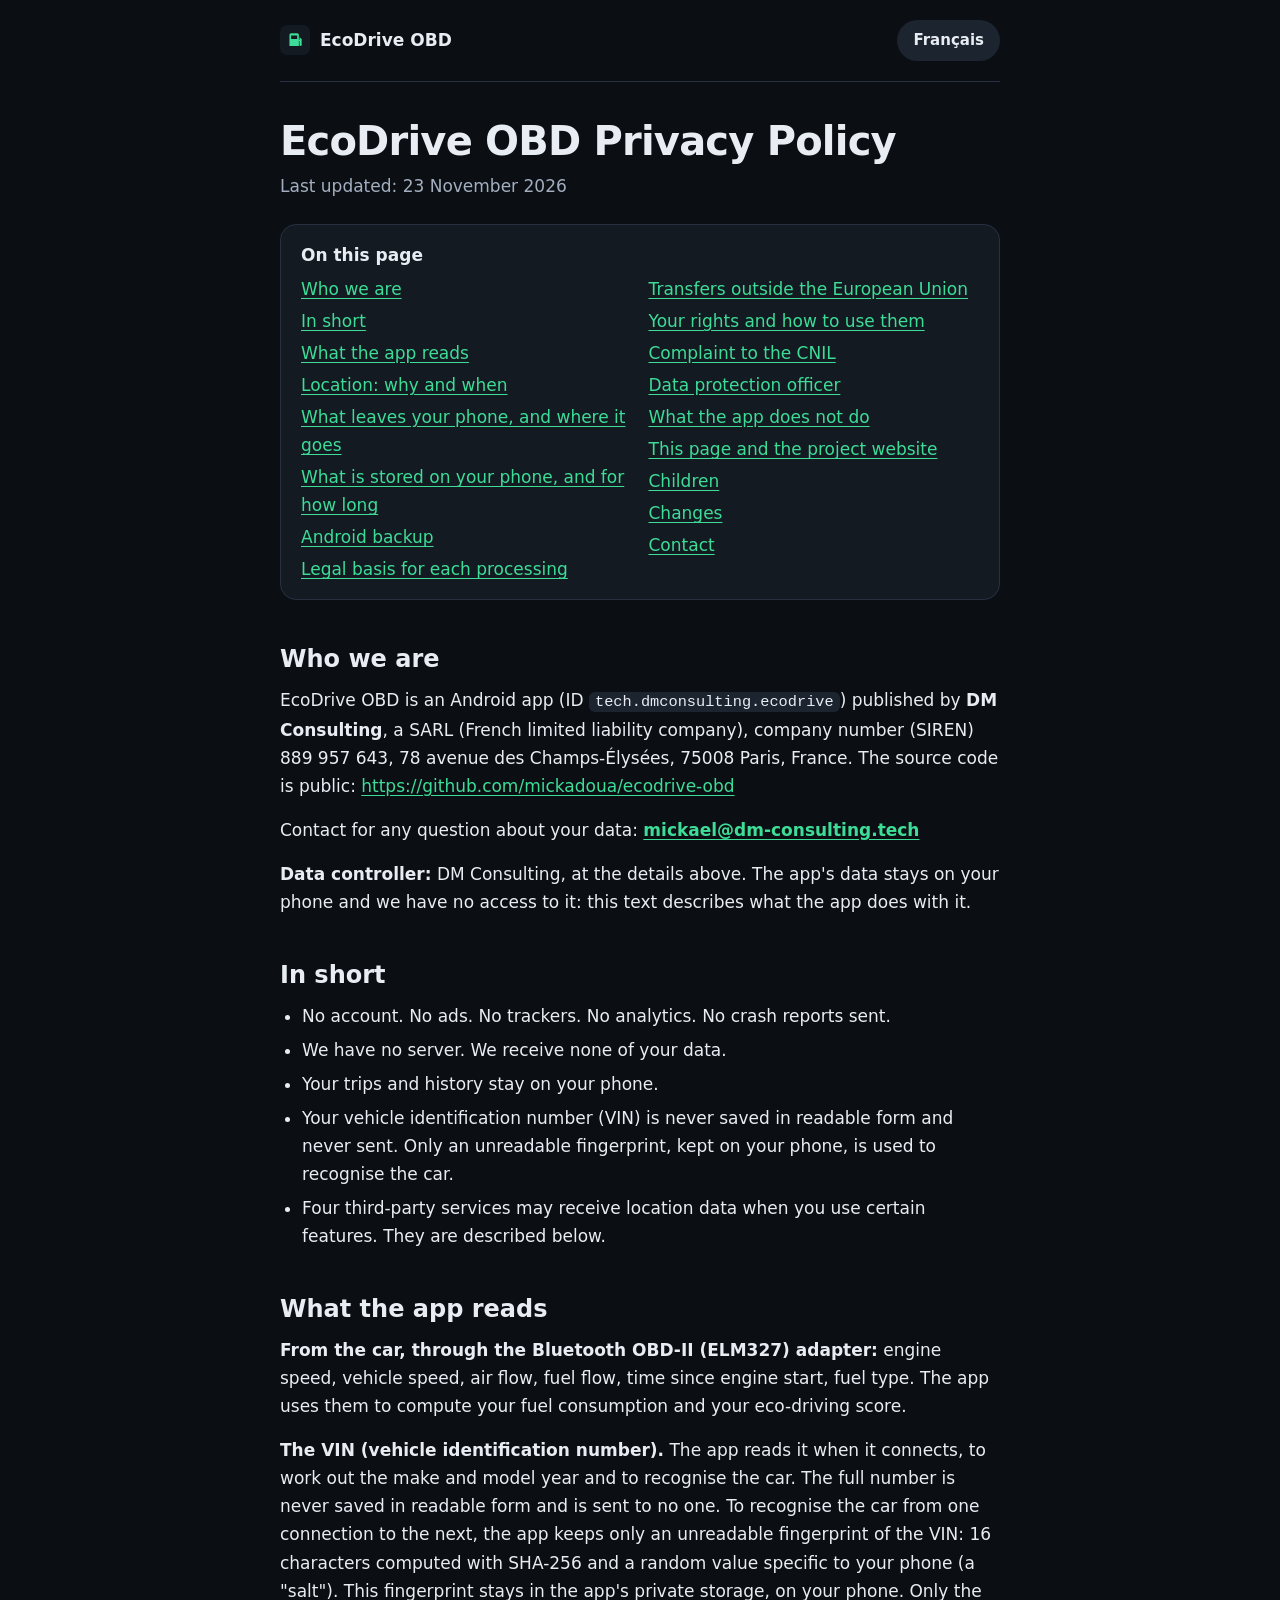
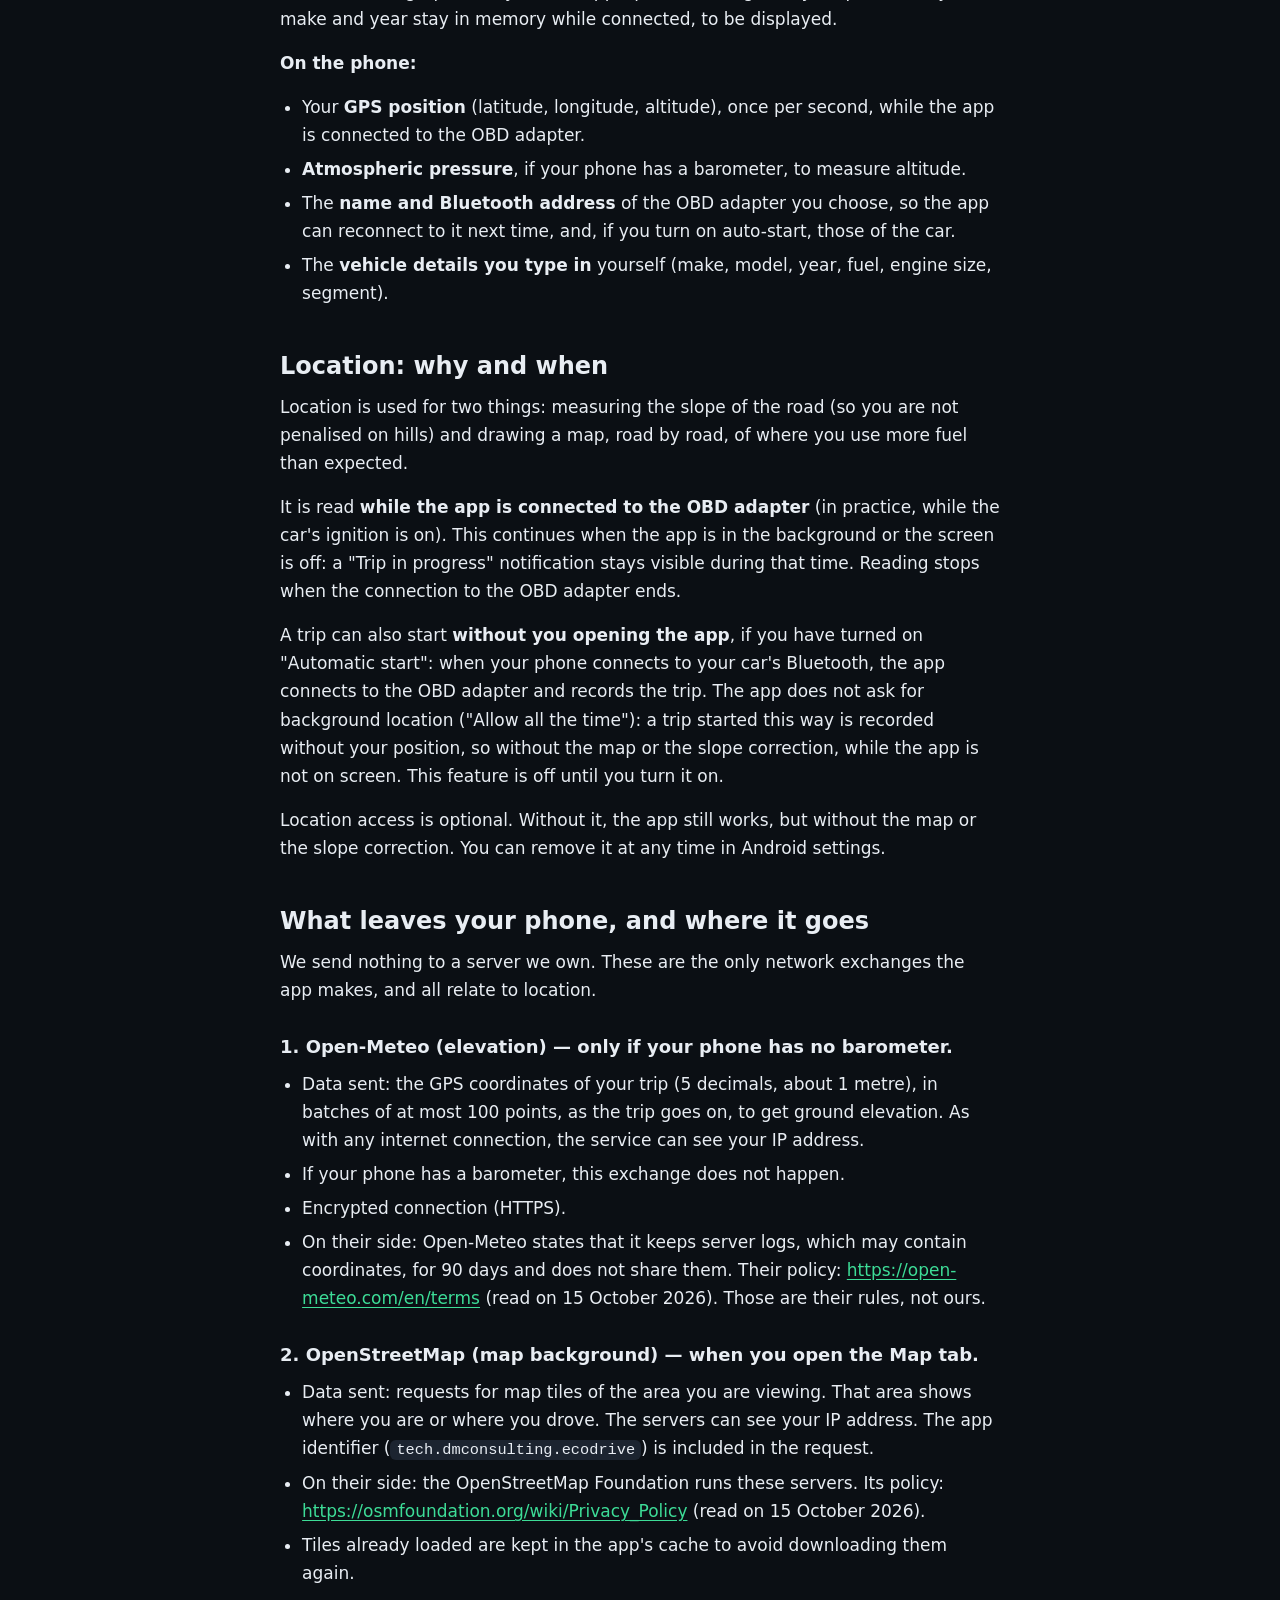
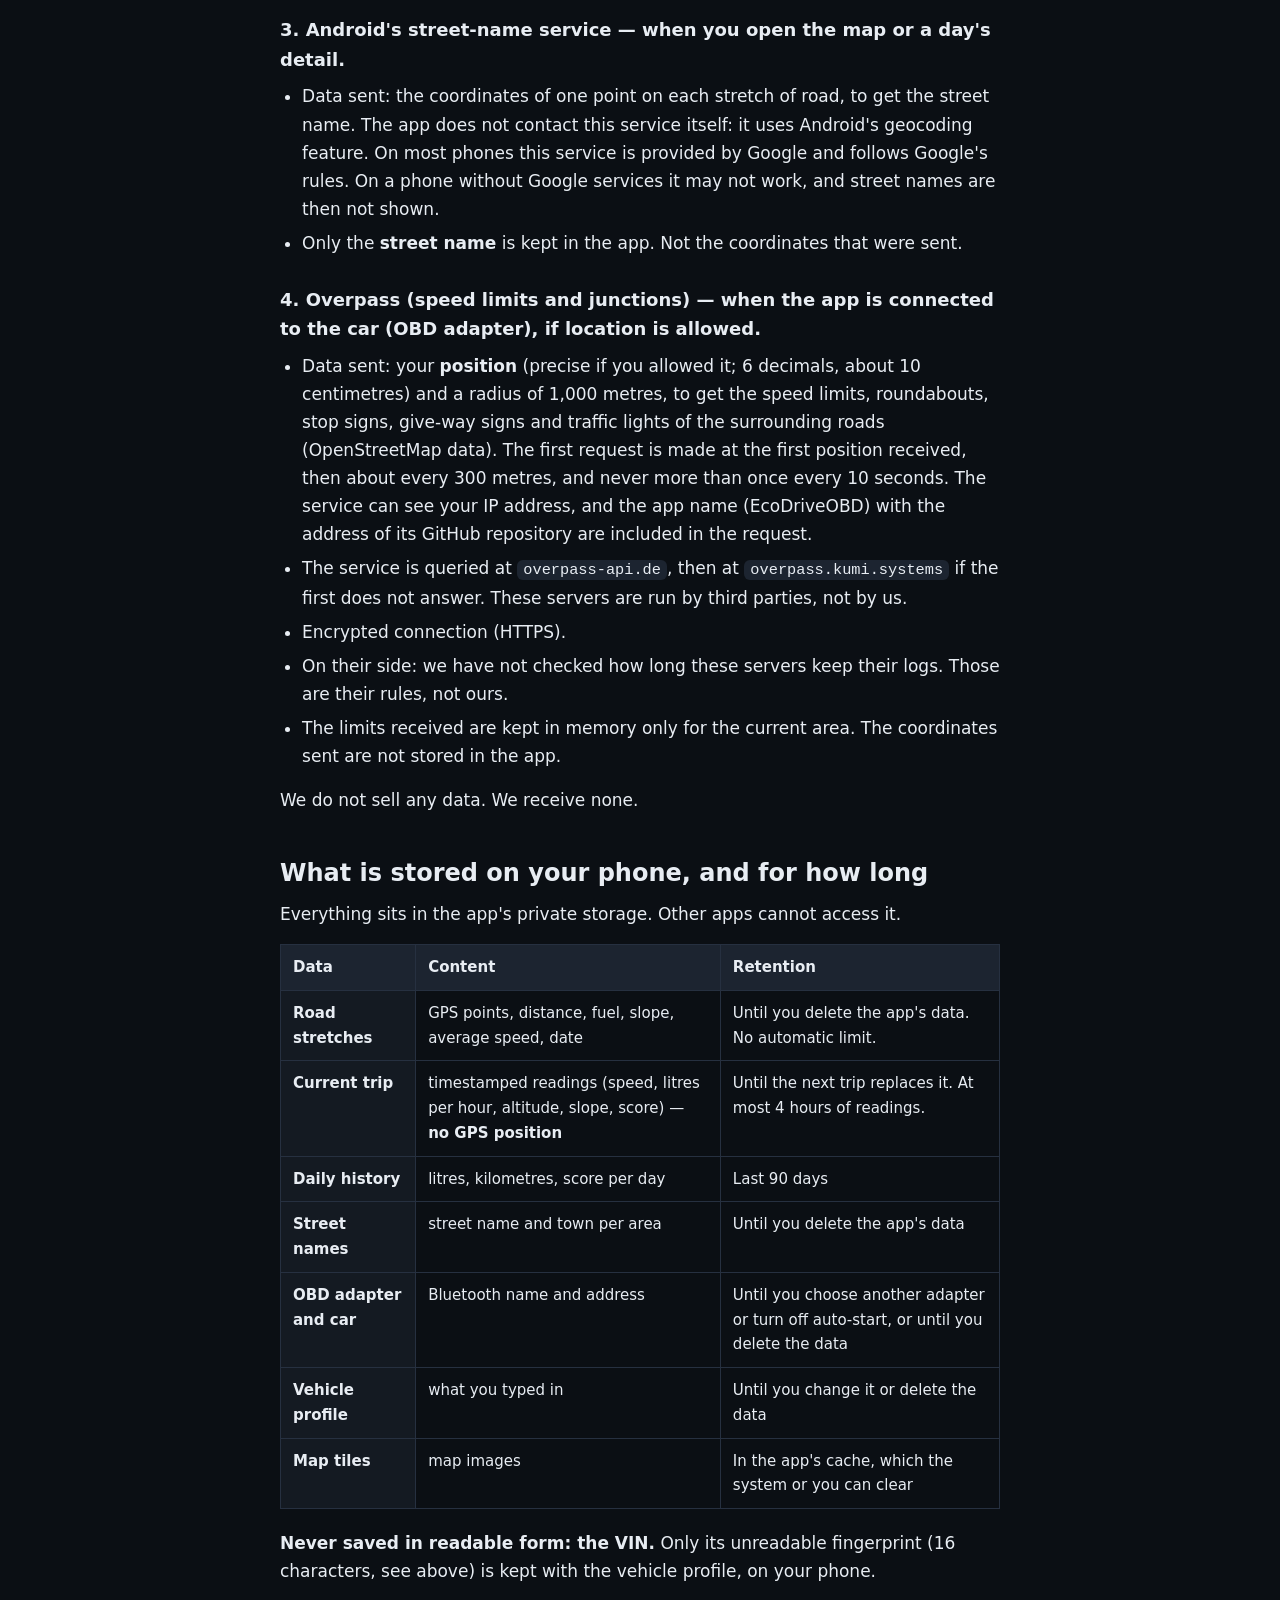
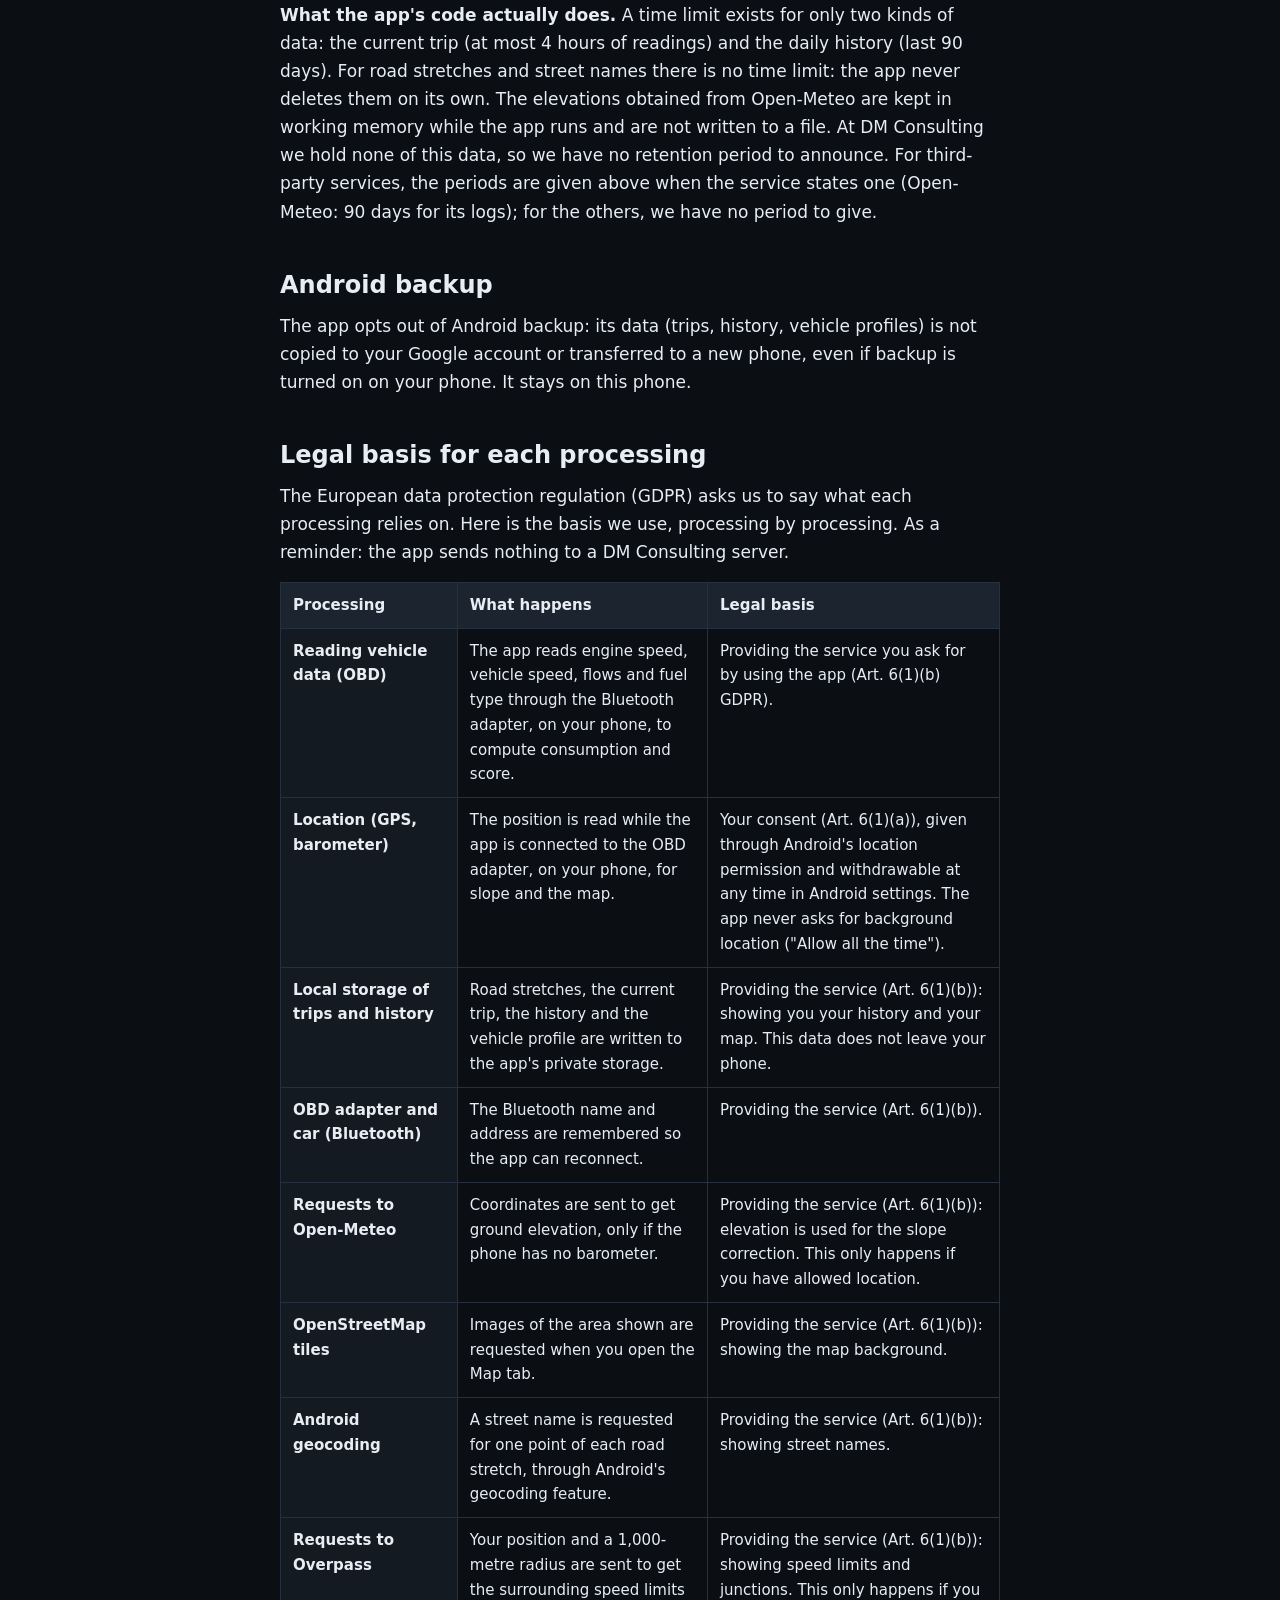
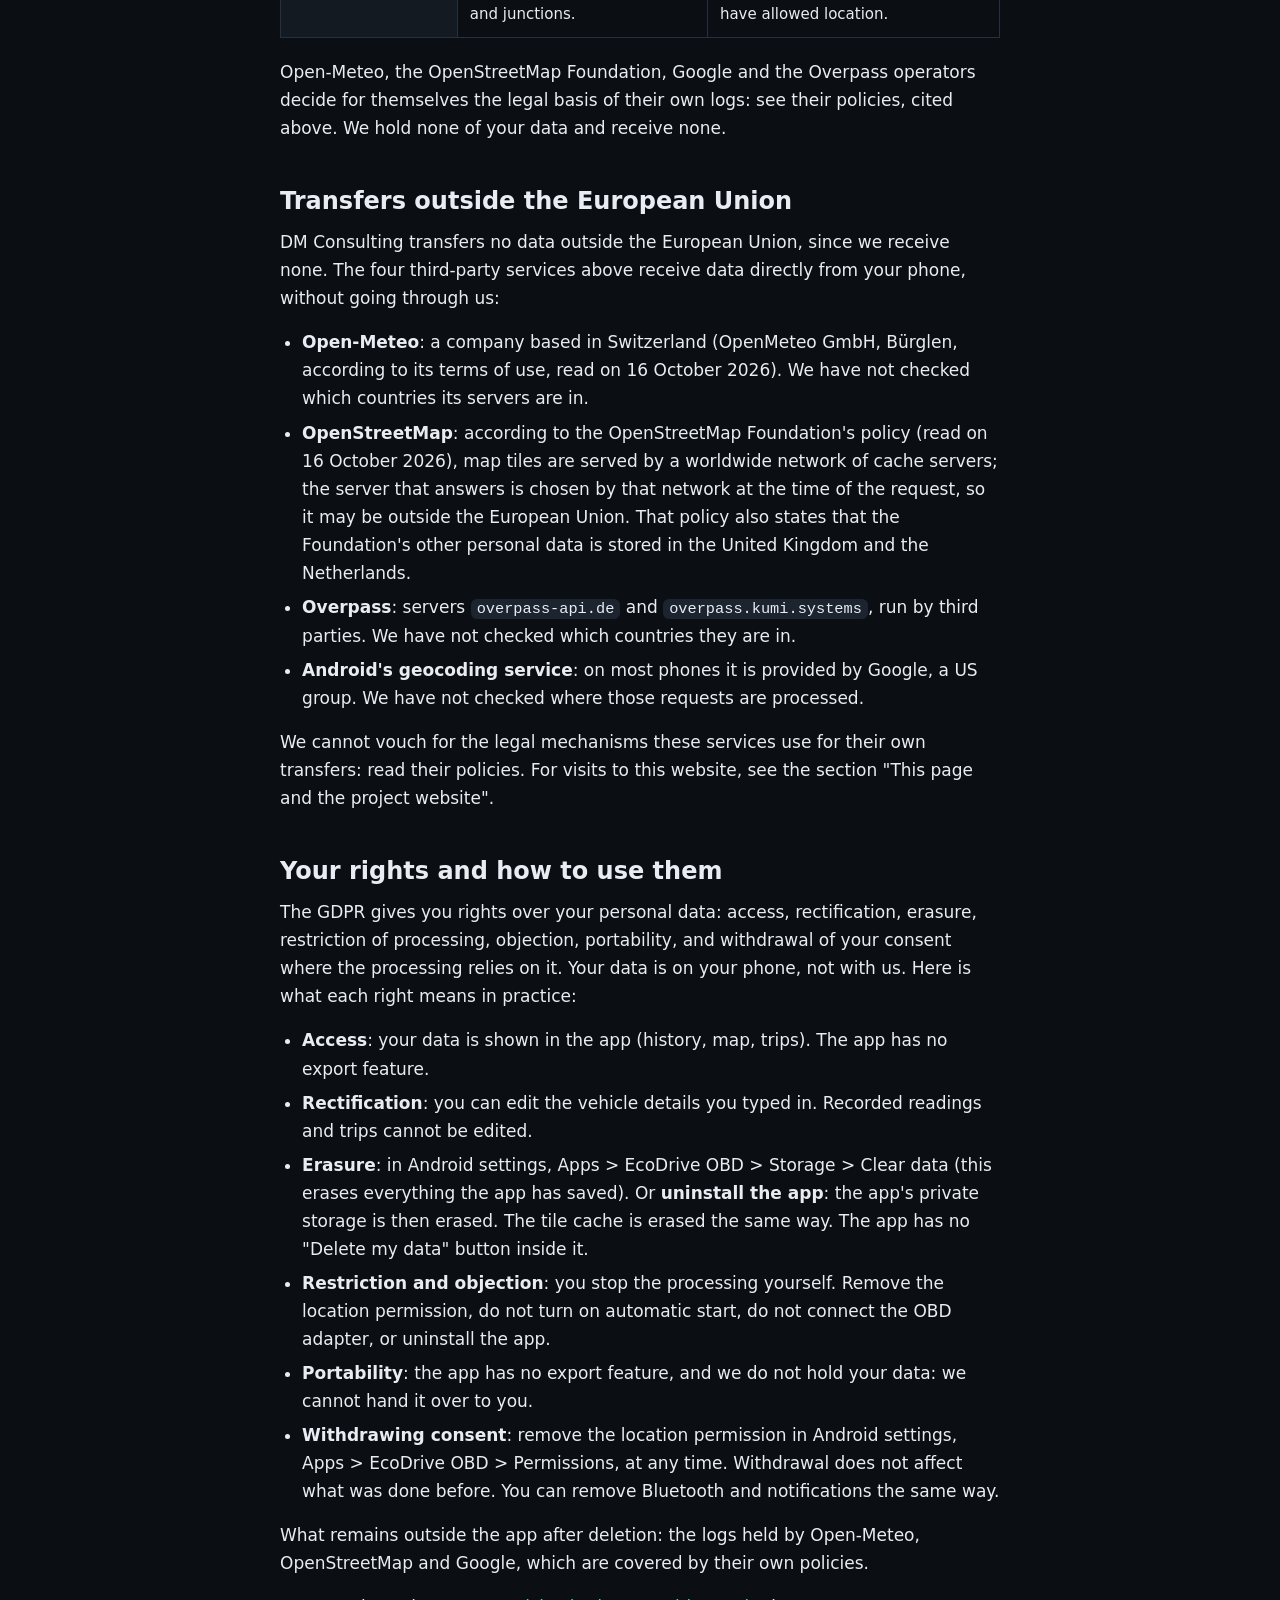
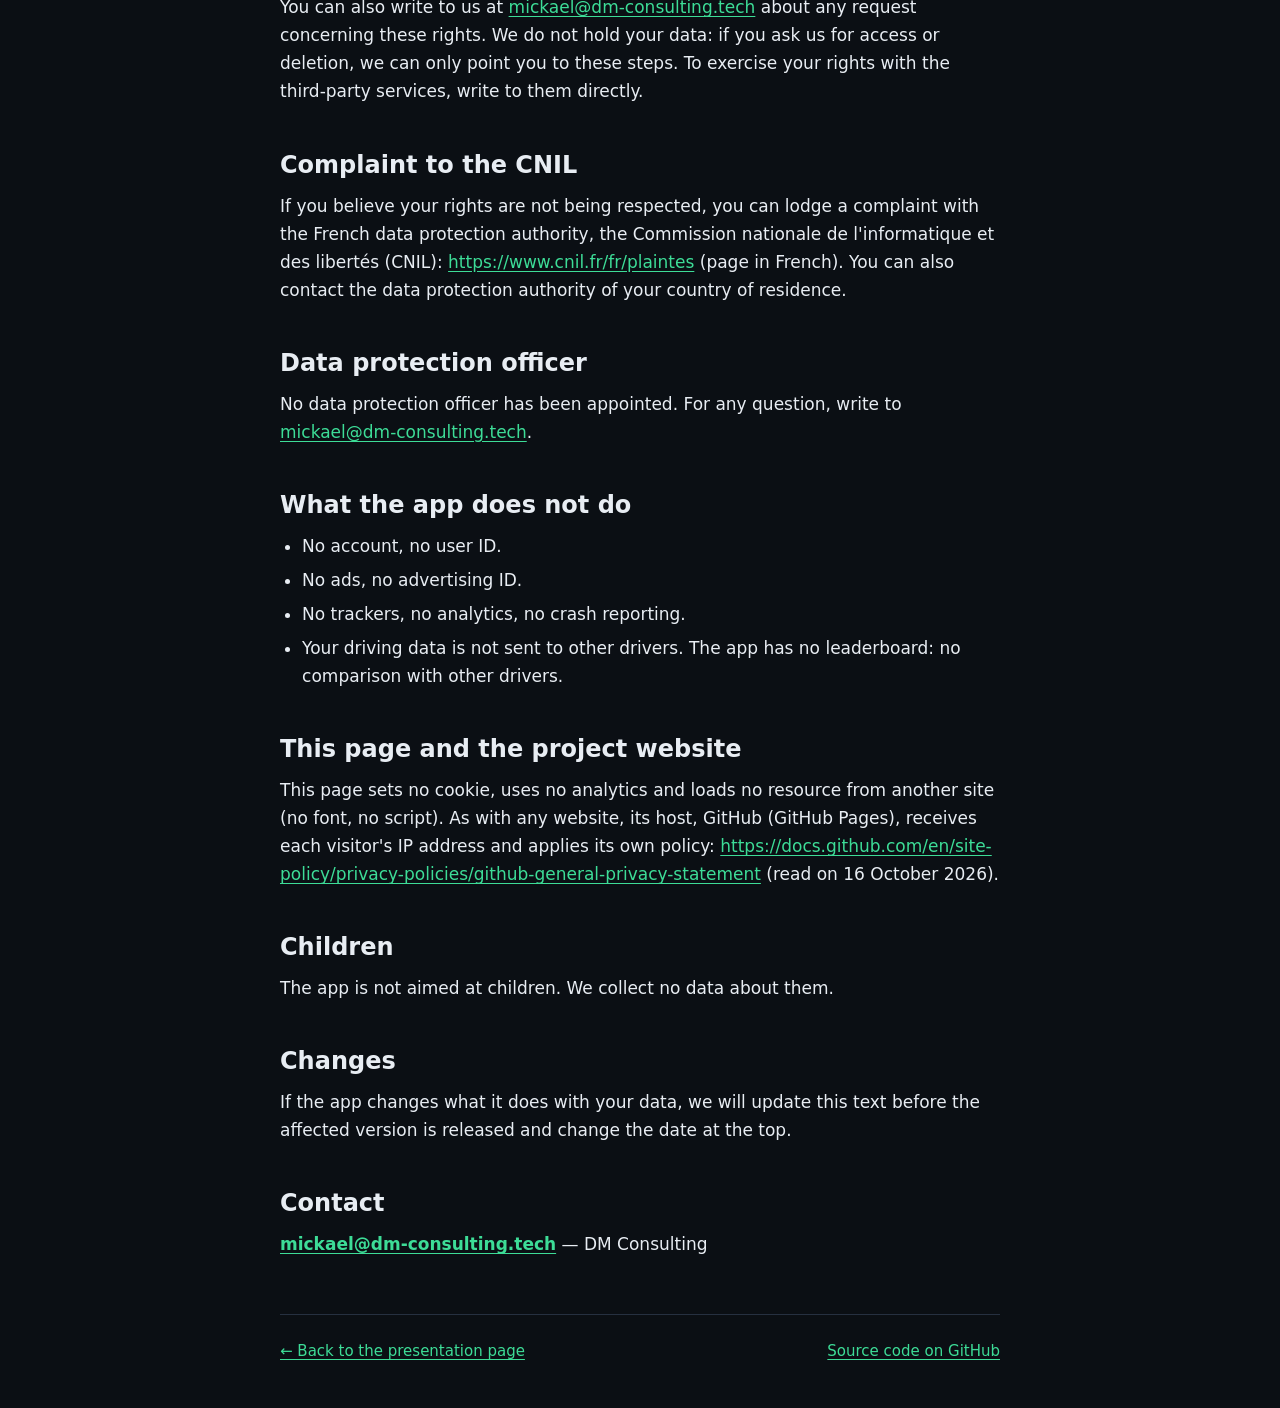
<file: site/en/privacy/index.html>
<!doctype html>
<html lang="en">
<head>
<meta charset="utf-8">
<meta name="viewport" content="width=device-width, initial-scale=1">
<meta name="theme-color" content="#0B0F14">
<link rel="icon" href="data:image/svg+xml,%3Csvg%20xmlns='http://www.w3.org/2000/svg'%20viewBox='0%200%20108%20108'%3E%3Crect%20width='108'%20height='108'%20rx='26'%20fill='%23141A22'/%3E%3Cpath%20fill='%233DDC97'%20d='M40,30h22a6,6%200,0%201,6%206v40h-34v-40a6,6%200,0%201,6%20-6zM40,38v12h22v-12z'/%3E%3Cpath%20fill='%233DDC97'%20d='M70,44l8,6v22a4,4%200,0%201,-8%200v-14h-2v-4h2z'/%3E%3C/svg%3E">
<title>Privacy Policy — EcoDrive OBD</title>
<meta name="description" content="What the EcoDrive OBD app reads, what leaves your phone, what is stored, and how to erase it all.">
<!-- Page de politique de confidentialité (EN). Contraintes (ECO-5, ECO-11) :
     aucune police externe, aucun script, aucun cookie, aucune ressource d'un
     autre domaine. Tout le CSS est en ligne, la police est celle du système.
     Les adresses ci-dessous basculent avec le reste du site si l'hébergement
     change (voir la commande sed dans l'en-tête de index.html). -->
<link rel="canonical" href="https://mickadoua.github.io/ecodrive-obd/en/privacy/">
<link rel="alternate" hreflang="fr" href="https://mickadoua.github.io/ecodrive-obd/privacy/">
<link rel="alternate" hreflang="en" href="https://mickadoua.github.io/ecodrive-obd/en/privacy/">
<link rel="alternate" hreflang="x-default" href="https://mickadoua.github.io/ecodrive-obd/privacy/">
<meta property="og:type" content="website">
<meta property="og:site_name" content="EcoDrive OBD">
<meta property="og:locale" content="en_US">
<meta property="og:locale:alternate" content="fr_FR">
<meta property="og:url" content="https://mickadoua.github.io/ecodrive-obd/en/privacy/">
<meta property="og:title" content="Privacy Policy — EcoDrive OBD">
<meta property="og:description" content="What the EcoDrive OBD app reads, what leaves your phone, what is stored, and how to erase it all.">
<meta name="twitter:card" content="summary">
<style>
  :root {
    --bg: #0B0F14;
    --surface: #141A22;
    --surface-high: #1C2430;
    --outline: #263040;
    --text: #E8EDF3;
    --muted: #A3AEBF;
    --green: #3DDC97;
  }
  * { box-sizing: border-box; }
  html { -webkit-text-size-adjust: 100%; text-size-adjust: 100%; }
  body {
    margin: 0;
    background: var(--bg);
    color: var(--text);
    font-family: system-ui, -apple-system, "Segoe UI", Roboto, "Helvetica Neue", Arial, sans-serif;
    font-size: 17px;
    line-height: 1.65;
    overflow-wrap: break-word;
  }
  a { color: var(--green); text-underline-offset: 3px; }
  a:hover { text-decoration-thickness: 2px; }
  :focus-visible { outline: 3px solid var(--green); outline-offset: 3px; border-radius: 4px; }
  .skip { position: absolute; left: -9999px; top: 0; background: var(--green); color: var(--bg); padding: 10px 16px; z-index: 10; }
  .skip:focus { left: 8px; top: 8px; }
  .wrap { max-width: 760px; margin: 0 auto; padding: 0 20px; }
  header.top { display: flex; align-items: center; justify-content: space-between; flex-wrap: wrap; gap: 12px; padding: 20px 0; border-bottom: 1px solid var(--outline); }
  .brand { display: flex; align-items: center; gap: 10px; font-weight: 700; color: var(--text); text-decoration: none; }
  .brand svg { width: 30px; height: 30px; }
  .lang { display: inline-block; padding: 8px 16px; border-radius: 999px; background: var(--surface-high); color: var(--text); font-weight: 600; font-size: 15px; text-decoration: none; }
  h1 { font-size: clamp(28px, 6vw, 40px); line-height: 1.15; letter-spacing: -0.02em; margin: 36px 0 8px; }
  h2 { font-size: 24px; line-height: 1.25; margin: 44px 0 12px; scroll-margin-top: 16px; }
  h3 { font-size: 18px; margin: 28px 0 8px; }
  p, ul { margin: 0 0 16px; }
  ul { padding-left: 1.3em; }
  li { margin-bottom: 6px; }
  .meta { color: var(--muted); margin: 0 0 24px; }
  code { font-family: ui-monospace, SFMono-Regular, Menlo, Consolas, monospace; font-size: .9em; background: var(--surface-high); padding: 1px 6px; border-radius: 6px; }
  .toc { background: var(--surface); border: 1px solid var(--outline); border-radius: 16px; padding: 16px 20px; margin: 0 0 8px; }
  .toc p { margin: 0 0 6px; font-weight: 600; }
  .toc ul { margin: 0; columns: 2 220px; list-style: none; padding: 0; }
  .toc li { margin: 0 0 4px; break-inside: avoid; }
  .table-wrap { margin: 0 0 20px; }
  table { width: 100%; border-collapse: collapse; font-size: 15px; }
  th, td { text-align: left; vertical-align: top; padding: 10px 12px; border: 1px solid var(--outline); }
  thead th { background: var(--surface-high); }
  tbody th { background: var(--surface); font-weight: 600; }
  @media (max-width: 640px) {
    body { font-size: 16px; }
    thead { position: absolute; left: -9999px; }
    table, tbody, tr, th, td { display: block; }
    tr { border: 1px solid var(--outline); border-radius: 12px; margin: 0 0 12px; overflow: hidden; background: var(--surface); }
    th, td { border: 0; padding: 8px 14px; }
    tbody th { background: var(--surface-high); }
    td::before { content: attr(data-label); display: block; color: var(--muted); font-size: 13px; }
  }
  footer { margin: 56px 0 0; padding: 24px 0 48px; border-top: 1px solid var(--outline); color: var(--muted); font-size: 15px; display: flex; flex-wrap: wrap; justify-content: space-between; gap: 12px; }
</style>
</head>
<body>
<a class="skip" href="#contenu">Skip to the text</a>
<div class="wrap">
  <header class="top">
    <a class="brand" href="../">
      <svg viewBox="0 0 108 108" aria-hidden="true"><rect width="108" height="108" rx="26" fill="#141A22"/><path fill="#3DDC97" d="M40,30h22a6,6 0,0 1,6 6v40h-34v-40a6,6 0,0 1,6 -6zM40,38v12h22v-12z"/><path fill="#3DDC97" d="M70,44l8,6v22a4,4 0,0 1,-8 0v-14h-2v-4h2z"/></svg>
      EcoDrive OBD
    </a>
    <a class="lang" href="../../privacy/" hreflang="fr" lang="fr">Français</a>
  </header>

  <main id="contenu">
    <h1>EcoDrive OBD Privacy Policy</h1>
    <p class="meta">Last updated: <time datetime="2026-11-23">23 November 2026</time></p>
    <nav class="toc" aria-label="On this page">
      <p>On this page</p>
      <ul>
    <li><a href="#who-we-are">Who we are</a></li>
    <li><a href="#in-short">In short</a></li>
    <li><a href="#what-the-app-reads">What the app reads</a></li>
    <li><a href="#location-why-and-when">Location: why and when</a></li>
    <li><a href="#what-leaves-your-phone-and-where-it-goes">What leaves your phone, and where it goes</a></li>
    <li><a href="#what-is-stored-on-your-phone-and-for-how-long">What is stored on your phone, and for how long</a></li>
    <li><a href="#android-backup">Android backup</a></li>
    <li><a href="#legal-basis-for-each-processing">Legal basis for each processing</a></li>
    <li><a href="#transfers-outside-the-eu">Transfers outside the European Union</a></li>
    <li><a href="#your-rights-and-how-to-use-them">Your rights and how to use them</a></li>
    <li><a href="#complaint-to-the-cnil">Complaint to the CNIL</a></li>
    <li><a href="#data-protection-officer">Data protection officer</a></li>
    <li><a href="#what-the-app-does-not-do">What the app does not do</a></li>
    <li><a href="#this-page-and-the-project-website">This page and the project website</a></li>
    <li><a href="#children">Children</a></li>
    <li><a href="#changes">Changes</a></li>
    <li><a href="#contact">Contact</a></li>
      </ul>
    </nav>

<h2 id="who-we-are">Who we are</h2>
<p>EcoDrive OBD is an Android app (ID <code>tech.dmconsulting.ecodrive</code>) published by <strong>DM Consulting</strong>, a SARL (French limited liability company), company number (SIREN) 889 957 643, 78 avenue des Champs-Élysées, 75008 Paris, France. The source code is public: <a href="https://github.com/mickadoua/ecodrive-obd">https://github.com/mickadoua/ecodrive-obd</a></p>
<p>Contact for any question about your data: <strong><a href="mailto:mickael@dm-consulting.tech">mickael@dm-consulting.tech</a></strong></p>
<p><strong>Data controller:</strong> DM Consulting, at the details above. The app's data stays on your phone and we have no access to it: this text describes what the app does with it.</p>
<h2 id="in-short">In short</h2>
<ul>
  <li>No account. No ads. No trackers. No analytics. No crash reports sent.</li>
  <li>We have no server. We receive none of your data.</li>
  <li>Your trips and history stay on your phone.</li>
  <li>Your vehicle identification number (VIN) is never saved in readable form and never sent. Only an unreadable fingerprint, kept on your phone, is used to recognise the car.</li>
  <li>Four third-party services may receive location data when you use certain features. They are described below.</li>
</ul>
<h2 id="what-the-app-reads">What the app reads</h2>
<p><strong>From the car, through the Bluetooth OBD-II (ELM327) adapter:</strong> engine speed, vehicle speed, air flow, fuel flow, time since engine start, fuel type. The app uses them to compute your fuel consumption and your eco-driving score.</p>
<p><strong>The VIN (vehicle identification number).</strong> The app reads it when it connects, to work out the make and model year and to recognise the car. The full number is never saved in readable form and is sent to no one. To recognise the car from one connection to the next, the app keeps only an unreadable fingerprint of the VIN: 16 characters computed with SHA-256 and a random value specific to your phone (a "salt"). This fingerprint stays in the app's private storage, on your phone. Only the make and year stay in memory while connected, to be displayed.</p>
<p><strong>On the phone:</strong></p>
<ul>
  <li>Your <strong>GPS position</strong> (latitude, longitude, altitude), once per second, while the app is connected to the OBD adapter.</li>
  <li><strong>Atmospheric pressure</strong>, if your phone has a barometer, to measure altitude.</li>
  <li>The <strong>name and Bluetooth address</strong> of the OBD adapter you choose, so the app can reconnect to it next time, and, if you turn on auto-start, those of the car.</li>
  <li>The <strong>vehicle details you type in</strong> yourself (make, model, year, fuel, engine size, segment).</li>
</ul>
<h2 id="location-why-and-when">Location: why and when</h2>
<p>Location is used for two things: measuring the slope of the road (so you are not penalised on hills) and drawing a map, road by road, of where you use more fuel than expected.</p>
<p>It is read <strong>while the app is connected to the OBD adapter</strong> (in practice, while the car's ignition is on). This continues when the app is in the background or the screen is off: a "Trip in progress" notification stays visible during that time. Reading stops when the connection to the OBD adapter ends.</p>
<p>A trip can also start <strong>without you opening the app</strong>, if you have turned on "Automatic start": when your phone connects to your car's Bluetooth, the app connects to the OBD adapter and records the trip. The app does not ask for background location ("Allow all the time"): a trip started this way is recorded without your position, so without the map or the slope correction, while the app is not on screen. This feature is off until you turn it on.</p>
<p>Location access is optional. Without it, the app still works, but without the map or the slope correction. You can remove it at any time in Android settings.</p>
<h2 id="what-leaves-your-phone-and-where-it-goes">What leaves your phone, and where it goes</h2>
<p>We send nothing to a server we own. These are the only network exchanges the app makes, and all relate to location.</p>
<h3>1. Open-Meteo (elevation) — only if your phone has no barometer.</h3>
<ul>
  <li>Data sent: the GPS coordinates of your trip (5 decimals, about 1 metre), in batches of at most 100 points, as the trip goes on, to get ground elevation. As with any internet connection, the service can see your IP address.</li>
  <li>If your phone has a barometer, this exchange does not happen.</li>
  <li>Encrypted connection (HTTPS).</li>
  <li>On their side: Open-Meteo states that it keeps server logs, which may contain coordinates, for 90 days and does not share them. Their policy: <a href="https://open-meteo.com/en/terms">https://open-meteo.com/en/terms</a> (read on 15 October 2026). Those are their rules, not ours.</li>
</ul>
<h3>2. OpenStreetMap (map background) — when you open the Map tab.</h3>
<ul>
  <li>Data sent: requests for map tiles of the area you are viewing. That area shows where you are or where you drove. The servers can see your IP address. The app identifier (<code>tech.dmconsulting.ecodrive</code>) is included in the request.</li>
  <li>On their side: the OpenStreetMap Foundation runs these servers. Its policy: <a href="https://osmfoundation.org/wiki/Privacy_Policy">https://osmfoundation.org/wiki/Privacy_Policy</a> (read on 15 October 2026).</li>
  <li>Tiles already loaded are kept in the app's cache to avoid downloading them again.</li>
</ul>
<h3>3. Android's street-name service — when you open the map or a day's detail.</h3>
<ul>
  <li>Data sent: the coordinates of one point on each stretch of road, to get the street name. The app does not contact this service itself: it uses Android's geocoding feature. On most phones this service is provided by Google and follows Google's rules. On a phone without Google services it may not work, and street names are then not shown.</li>
  <li>Only the <strong>street name</strong> is kept in the app. Not the coordinates that were sent.</li>
</ul>
<h3>4. Overpass (speed limits and junctions) — when the app is connected to the car (OBD adapter), if location is allowed.</h3>
<ul>
  <li>Data sent: your <strong>position</strong> (precise if you allowed it; 6 decimals, about 10 centimetres) and a radius of 1,000 metres, to get the speed limits, roundabouts, stop signs, give-way signs and traffic lights of the surrounding roads (OpenStreetMap data). The first request is made at the first position received, then about every 300 metres, and never more than once every 10 seconds. The service can see your IP address, and the app name (EcoDriveOBD) with the address of its GitHub repository are included in the request.</li>
  <li>The service is queried at <code>overpass-api.de</code>, then at <code>overpass.kumi.systems</code> if the first does not answer. These servers are run by third parties, not by us.</li>
  <li>Encrypted connection (HTTPS).</li>
  <li>On their side: we have not checked how long these servers keep their logs. Those are their rules, not ours.</li>
  <li>The limits received are kept in memory only for the current area. The coordinates sent are not stored in the app.</li>
</ul>
<p>We do not sell any data. We receive none.</p>
<h2 id="what-is-stored-on-your-phone-and-for-how-long">What is stored on your phone, and for how long</h2>
<p>Everything sits in the app's private storage. Other apps cannot access it.</p>
<div class="table-wrap">
<table>
<thead><tr><th scope="col">Data</th><th scope="col">Content</th><th scope="col">Retention</th></tr></thead>
<tbody>
<tr><th scope="row">Road stretches</th><td data-label="Content">GPS points, distance, fuel, slope, average speed, date</td><td data-label="Retention">Until you delete the app's data. No automatic limit.</td></tr>
<tr><th scope="row">Current trip</th><td data-label="Content">timestamped readings (speed, litres per hour, altitude, slope, score) — <strong>no GPS position</strong></td><td data-label="Retention">Until the next trip replaces it. At most 4 hours of readings.</td></tr>
<tr><th scope="row">Daily history</th><td data-label="Content">litres, kilometres, score per day</td><td data-label="Retention">Last 90 days</td></tr>
<tr><th scope="row">Street names</th><td data-label="Content">street name and town per area</td><td data-label="Retention">Until you delete the app's data</td></tr>
<tr><th scope="row">OBD adapter and car</th><td data-label="Content">Bluetooth name and address</td><td data-label="Retention">Until you choose another adapter or turn off auto-start, or until you delete the data</td></tr>
<tr><th scope="row">Vehicle profile</th><td data-label="Content">what you typed in</td><td data-label="Retention">Until you change it or delete the data</td></tr>
<tr><th scope="row">Map tiles</th><td data-label="Content">map images</td><td data-label="Retention">In the app's cache, which the system or you can clear</td></tr>
</tbody>
</table>
</div>
<p><strong>Never saved in readable form: the VIN.</strong> Only its unreadable fingerprint (16 characters, see above) is kept with the vehicle profile, on your phone.</p>
<p><strong>What the app's code actually does.</strong> A time limit exists for only two kinds of data: the current trip (at most 4 hours of readings) and the daily history (last 90 days). For road stretches and street names there is no time limit: the app never deletes them on its own. The elevations obtained from Open-Meteo are kept in working memory while the app runs and are not written to a file. At DM Consulting we hold none of this data, so we have no retention period to announce. For third-party services, the periods are given above when the service states one (Open-Meteo: 90 days for its logs); for the others, we have no period to give.</p>
<h2 id="android-backup">Android backup</h2>
<p>The app opts out of Android backup: its data (trips, history, vehicle profiles) is not copied to your Google account or transferred to a new phone, even if backup is turned on on your phone. It stays on this phone.</p>
<h2 id="legal-basis-for-each-processing">Legal basis for each processing</h2>
<p>The European data protection regulation (GDPR) asks us to say what each processing relies on. Here is the basis we use, processing by processing. As a reminder: the app sends nothing to a DM Consulting server.</p>
<div class="table-wrap">
<table>
<thead><tr><th scope="col">Processing</th><th scope="col">What happens</th><th scope="col">Legal basis</th></tr></thead>
<tbody>
<tr><th scope="row">Reading vehicle data (OBD)</th><td data-label="What happens">The app reads engine speed, vehicle speed, flows and fuel type through the Bluetooth adapter, on your phone, to compute consumption and score.</td><td data-label="Legal basis">Providing the service you ask for by using the app (Art. 6(1)(b) GDPR).</td></tr>
<tr><th scope="row">Location (GPS, barometer)</th><td data-label="What happens">The position is read while the app is connected to the OBD adapter, on your phone, for slope and the map.</td><td data-label="Legal basis">Your consent (Art. 6(1)(a)), given through Android's location permission and withdrawable at any time in Android settings. The app never asks for background location ("Allow all the time").</td></tr>
<tr><th scope="row">Local storage of trips and history</th><td data-label="What happens">Road stretches, the current trip, the history and the vehicle profile are written to the app's private storage.</td><td data-label="Legal basis">Providing the service (Art. 6(1)(b)): showing you your history and your map. This data does not leave your phone.</td></tr>
<tr><th scope="row">OBD adapter and car (Bluetooth)</th><td data-label="What happens">The Bluetooth name and address are remembered so the app can reconnect.</td><td data-label="Legal basis">Providing the service (Art. 6(1)(b)).</td></tr>
<tr><th scope="row">Requests to Open-Meteo</th><td data-label="What happens">Coordinates are sent to get ground elevation, only if the phone has no barometer.</td><td data-label="Legal basis">Providing the service (Art. 6(1)(b)): elevation is used for the slope correction. This only happens if you have allowed location.</td></tr>
<tr><th scope="row">OpenStreetMap tiles</th><td data-label="What happens">Images of the area shown are requested when you open the Map tab.</td><td data-label="Legal basis">Providing the service (Art. 6(1)(b)): showing the map background.</td></tr>
<tr><th scope="row">Android geocoding</th><td data-label="What happens">A street name is requested for one point of each road stretch, through Android's geocoding feature.</td><td data-label="Legal basis">Providing the service (Art. 6(1)(b)): showing street names.</td></tr>
<tr><th scope="row">Requests to Overpass</th><td data-label="What happens">Your position and a 1,000-metre radius are sent to get the surrounding speed limits and junctions.</td><td data-label="Legal basis">Providing the service (Art. 6(1)(b)): showing speed limits and junctions. This only happens if you have allowed location.</td></tr>
</tbody>
</table>
</div>
<p>Open-Meteo, the OpenStreetMap Foundation, Google and the Overpass operators decide for themselves the legal basis of their own logs: see their policies, cited above. We hold none of your data and receive none.</p>
<h2 id="transfers-outside-the-eu">Transfers outside the European Union</h2>
<p>DM Consulting transfers no data outside the European Union, since we receive none. The four third-party services above receive data directly from your phone, without going through us:</p>
<ul>
  <li><strong>Open-Meteo</strong>: a company based in Switzerland (OpenMeteo GmbH, Bürglen, according to its terms of use, read on 16 October 2026). We have not checked which countries its servers are in.</li>
  <li><strong>OpenStreetMap</strong>: according to the OpenStreetMap Foundation's policy (read on 16 October 2026), map tiles are served by a worldwide network of cache servers; the server that answers is chosen by that network at the time of the request, so it may be outside the European Union. That policy also states that the Foundation's other personal data is stored in the United Kingdom and the Netherlands.</li>
  <li><strong>Overpass</strong>: servers <code>overpass-api.de</code> and <code>overpass.kumi.systems</code>, run by third parties. We have not checked which countries they are in.</li>
  <li><strong>Android's geocoding service</strong>: on most phones it is provided by Google, a US group. We have not checked where those requests are processed.</li>
</ul>
<p>We cannot vouch for the legal mechanisms these services use for their own transfers: read their policies. For visits to this website, see the section "This page and the project website".</p>
<h2 id="your-rights-and-how-to-use-them">Your rights and how to use them</h2>
<p>The GDPR gives you rights over your personal data: access, rectification, erasure, restriction of processing, objection, portability, and withdrawal of your consent where the processing relies on it. Your data is on your phone, not with us. Here is what each right means in practice:</p>
<ul>
  <li><strong>Access</strong>: your data is shown in the app (history, map, trips). The app has no export feature.</li>
  <li><strong>Rectification</strong>: you can edit the vehicle details you typed in. Recorded readings and trips cannot be edited.</li>
  <li><strong>Erasure</strong>: in Android settings, Apps &gt; EcoDrive OBD &gt; Storage &gt; Clear data (this erases everything the app has saved). Or <strong>uninstall the app</strong>: the app's private storage is then erased. The tile cache is erased the same way. The app has no "Delete my data" button inside it.</li>
  <li><strong>Restriction and objection</strong>: you stop the processing yourself. Remove the location permission, do not turn on automatic start, do not connect the OBD adapter, or uninstall the app.</li>
  <li><strong>Portability</strong>: the app has no export feature, and we do not hold your data: we cannot hand it over to you.</li>
  <li><strong>Withdrawing consent</strong>: remove the location permission in Android settings, Apps &gt; EcoDrive OBD &gt; Permissions, at any time. Withdrawal does not affect what was done before. You can remove Bluetooth and notifications the same way.</li>
</ul>
<p>What remains outside the app after deletion: the logs held by Open-Meteo, OpenStreetMap and Google, which are covered by their own policies.</p>
<p>You can also write to us at <a href="mailto:mickael@dm-consulting.tech">mickael@dm-consulting.tech</a> about any request concerning these rights. We do not hold your data: if you ask us for access or deletion, we can only point you to these steps. To exercise your rights with the third-party services, write to them directly.</p>
<h2 id="complaint-to-the-cnil">Complaint to the CNIL</h2>
<p>If you believe your rights are not being respected, you can lodge a complaint with the French data protection authority, the Commission nationale de l'informatique et des libertés (CNIL): <a href="https://www.cnil.fr/fr/plaintes">https://www.cnil.fr/fr/plaintes</a> (page in French). You can also contact the data protection authority of your country of residence.</p>
<h2 id="data-protection-officer">Data protection officer</h2>
<p>No data protection officer has been appointed. For any question, write to <a href="mailto:mickael@dm-consulting.tech">mickael@dm-consulting.tech</a>.</p>
<h2 id="what-the-app-does-not-do">What the app does not do</h2>
<ul>
  <li>No account, no user ID.</li>
  <li>No ads, no advertising ID.</li>
  <li>No trackers, no analytics, no crash reporting.</li>
  <li>Your driving data is not sent to other drivers. The app has no leaderboard: no comparison with other drivers.</li>
</ul>
<h2 id="this-page-and-the-project-website">This page and the project website</h2>
<p>This page sets no cookie, uses no analytics and loads no resource from another site (no font, no script). As with any website, its host, GitHub (GitHub Pages), receives each visitor's IP address and applies its own policy: <a href="https://docs.github.com/en/site-policy/privacy-policies/github-general-privacy-statement">https://docs.github.com/en/site-policy/privacy-policies/github-general-privacy-statement</a> (read on 16 October 2026).</p>
<h2 id="children">Children</h2>
<p>The app is not aimed at children. We collect no data about them.</p>
<h2 id="changes">Changes</h2>
<p>If the app changes what it does with your data, we will update this text before the affected version is released and change the date at the top.</p>
<h2 id="contact">Contact</h2>
<p><strong><a href="mailto:mickael@dm-consulting.tech">mickael@dm-consulting.tech</a></strong> — DM Consulting</p>
  </main>

  <footer>
    <a href="../">← Back to the presentation page</a>
    <a href="https://github.com/mickadoua/ecodrive-obd">Source code on GitHub</a>
  </footer>
</div>
</body>
</html>
</file>
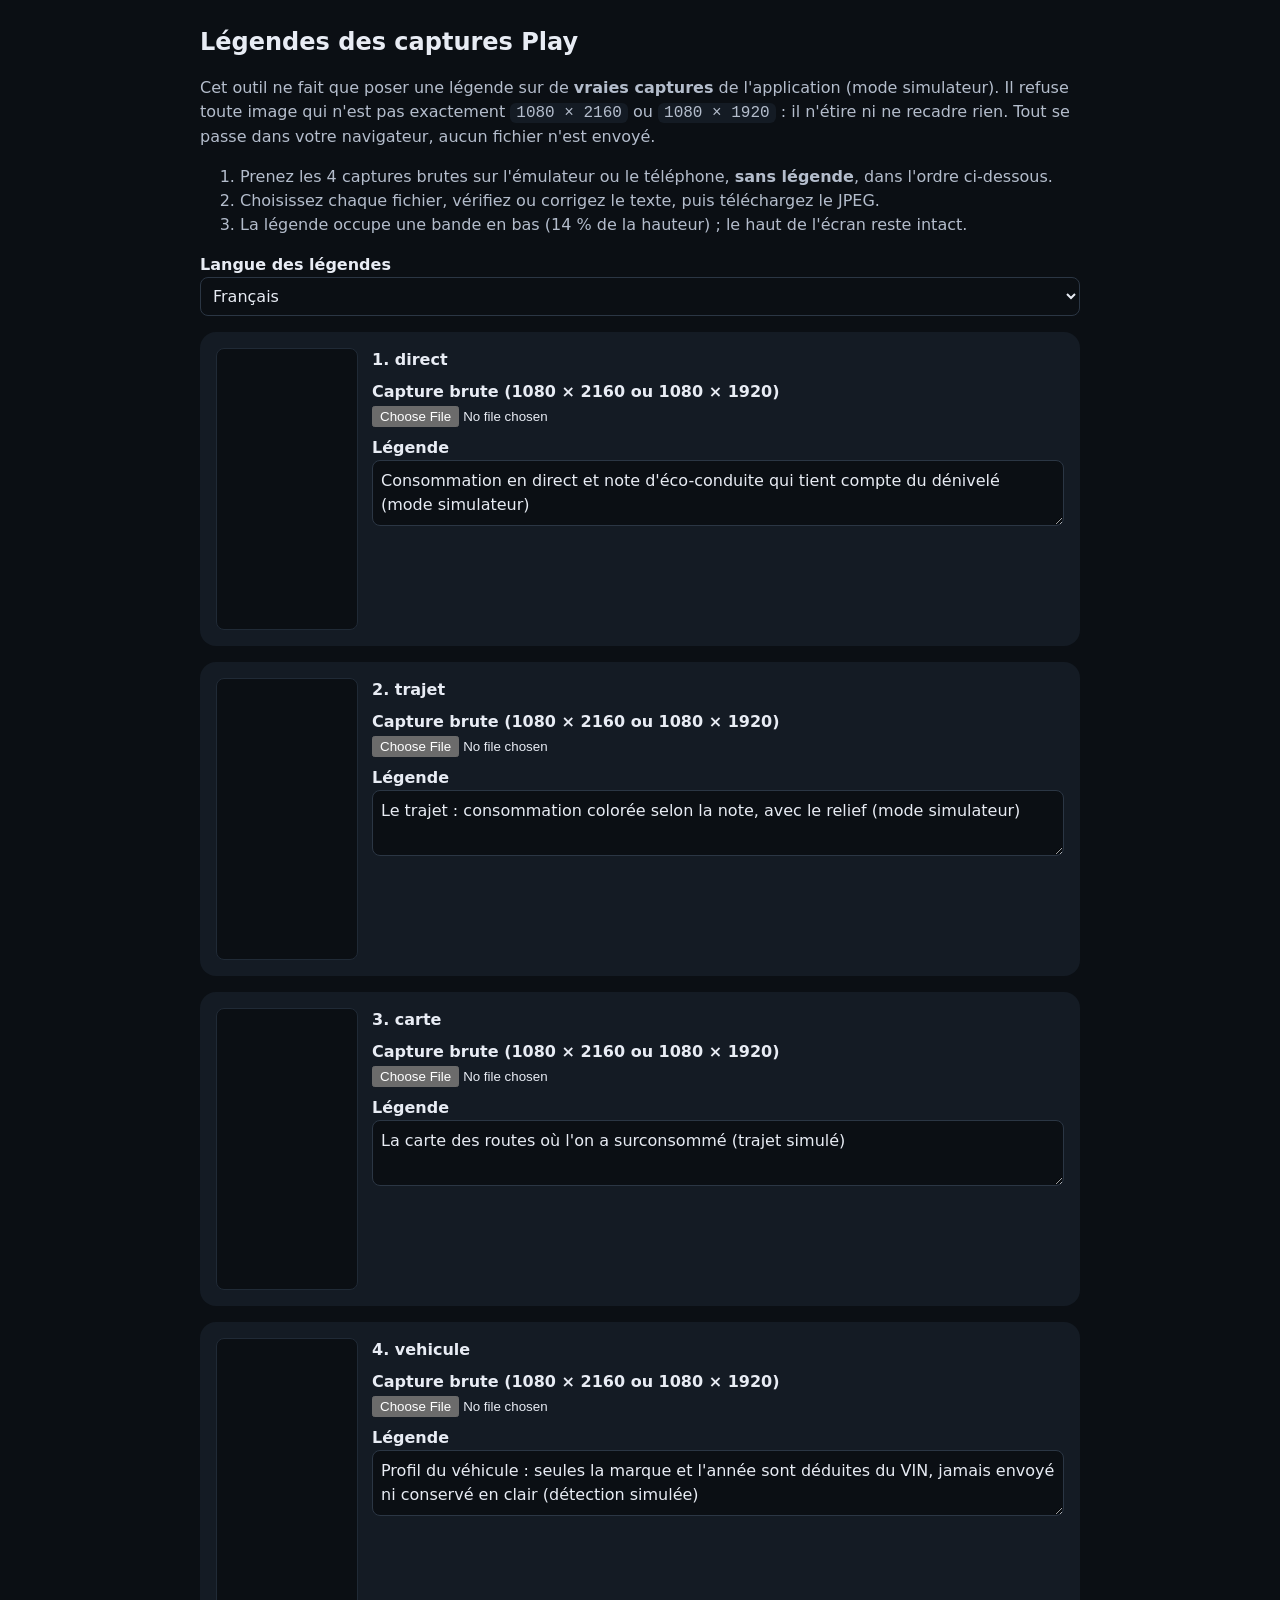
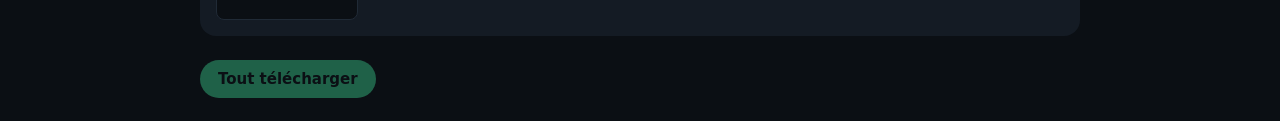
<file: docs/play/captions.html>
<!doctype html>
<html lang="fr">
<head>
<meta charset="utf-8">
<meta name="viewport" content="width=device-width, initial-scale=1">
<title>EcoDrive OBD : légendes des captures Play</title>
<style>
  :root{color-scheme:dark}
  body{margin:0;padding:24px;background:#0B0F14;color:#E8ECF4;font:16px/1.5 system-ui,-apple-system,"Segoe UI",Roboto,Arial,sans-serif}
  main{max-width:880px;margin:0 auto}
  h1{font-size:24px;margin:0 0 8px}
  p,li{color:#B4BDCC}
  code{background:#141B24;padding:1px 6px;border-radius:6px}
  .slot{background:#141B24;border-radius:16px;padding:16px;margin:16px 0;display:grid;grid-template-columns:140px 1fr;gap:16px}
  .slot canvas{width:140px;height:auto;border-radius:8px;background:#0B0F14;border:1px solid #202A36}
  label{display:block;font-weight:600;margin-top:8px}
  input[type=text],textarea,select{width:100%;box-sizing:border-box;background:#0B0F14;color:#E8ECF4;border:1px solid #2B3644;border-radius:8px;padding:8px;font:inherit}
  textarea{min-height:64px}
  .msg{font-size:14px;margin-top:6px}
  .ok{color:#3DDC97}.err{color:#FF5C73}
  button,.dl{background:#3DDC97;color:#0B0F14;border:0;border-radius:999px;padding:10px 18px;font:600 15px system-ui;cursor:pointer;text-decoration:none;display:inline-block;margin:8px 8px 0 0}
  button[disabled]{opacity:.4;cursor:default}
  .dl[hidden]{display:none}
</style>
</head>
<body>
<main>
  <h1>Légendes des captures Play</h1>
  <p>Cet outil ne fait que poser une légende sur de <strong>vraies captures</strong> de l'application (mode simulateur). Il refuse toute image qui n'est pas exactement <code>1080 × 2160</code> ou <code>1080 × 1920</code> : il n'étire ni ne recadre rien. Tout se passe dans votre navigateur, aucun fichier n'est envoyé.</p>
  <ol>
    <li>Prenez les 4 captures brutes sur l'émulateur ou le téléphone, <strong>sans légende</strong>, dans l'ordre ci-dessous.</li>
    <li>Choisissez chaque fichier, vérifiez ou corrigez le texte, puis téléchargez le JPEG.</li>
    <li>La légende occupe une bande en bas (14 % de la hauteur) ; le haut de l'écran reste intact.</li>
  </ol>
  <label for="lang">Langue des légendes</label>
  <select id="lang"><option value="fr">Français</option><option value="en">English</option></select>
  <div id="slots"></div>
  <button id="all" disabled>Tout télécharger</button>
</main>
<script>
const SLOTS = [
  { key: 'direct',    fr: { text: "Consommation en direct et note d'éco-conduite qui tient compte du dénivelé (mode simulateur)" },
                      en: { text: "Live consumption and an eco-driving score that accounts for gradient (simulator mode)" } },
  { key: 'trajet',    fr: { text: "Le trajet : consommation colorée selon la note, avec le relief (mode simulateur)" },
                      en: { text: "The trip: consumption coloured by score, with the terrain profile (simulator mode)" } },
  { key: 'carte',     fr: { text: "La carte des routes où l'on a surconsommé (trajet simulé)" },
                      en: { text: "The map of roads where consumption ran high (simulated trip)" } },
  { key: 'vehicule',  fr: { text: "Profil du véhicule : seules la marque et l'année sont déduites du VIN, jamais envoyé ni conservé en clair (détection simulée)" },
                      en: { text: "Vehicle profile: only make and year are derived from the VIN, never sent or kept in readable form (simulated detection)" } },
];
const SIZES = ['1080x2160', '1080x1920'];
const BAND = 0.14;
const state = SLOTS.map(() => ({ img: null, blob: null }));
const slotsEl = document.getElementById('slots');
const langEl = document.getElementById('lang');
const allBtn = document.getElementById('all');

SLOTS.forEach((s, i) => {
  const div = document.createElement('div');
  div.className = 'slot';
  div.innerHTML = `
    <canvas width="270" height="540" aria-label="aperçu ${i + 1}"></canvas>
    <div>
      <strong>${i + 1}. ${s.key}</strong>
      <label for="f${i}">Capture brute (1080 × 2160 ou 1080 × 1920)</label>
      <input id="f${i}" type="file" accept="image/png,image/jpeg">
      <label for="x${i}">Légende</label>
      <textarea id="x${i}"></textarea>
      <div class="msg" id="m${i}"></div>
      <a class="dl" id="d${i}" hidden>Télécharger</a>
    </div>`;
  slotsEl.append(div);
  div.querySelector(`#f${i}`).addEventListener('change', e => load(i, e.target.files[0]));
  div.querySelector(`#x${i}`).addEventListener('input', () => render(i));
});

function fillTexts() {
  const l = langEl.value;
  SLOTS.forEach((s, i) => {
    document.getElementById(`x${i}`).value = s[l].text;
    render(i);
  });
}
langEl.addEventListener('change', fillTexts);

function load(i, file) {
  const m = document.getElementById(`m${i}`);
  state[i] = { img: null, blob: null }; m.className = 'msg'; m.textContent = '';
  if (!file) return render(i);
  const img = new Image();
  img.onload = () => {
    const size = `${img.naturalWidth}x${img.naturalHeight}`;
    if (!SIZES.includes(size)) {
      m.className = 'msg err';
      m.textContent = `Refusé : ${img.naturalWidth} × ${img.naturalHeight}. Attendu exactement 1080 × 2160 ou 1080 × 1920 (pas d'étirement ni de recadrage).`;
      return render(i);
    }
    state[i].img = img; render(i);
  };
  img.onerror = () => { m.className = 'msg err'; m.textContent = "Fichier illisible."; render(i); };
  img.src = URL.createObjectURL(file);
}

function wrap(ctx, text, maxW) {
  const lines = []; let cur = '';
  for (const w of text.split(/\s+/)) {
    const t = cur ? cur + ' ' + w : w;
    if (ctx.measureText(t).width > maxW && cur) { lines.push(cur); cur = w; } else cur = t;
  }
  if (cur) lines.push(cur);
  return lines;
}

function draw(canvas, img, text) {
  const W = img.naturalWidth, H = img.naturalHeight;
  canvas.width = W; canvas.height = H;
  const ctx = canvas.getContext('2d', { alpha: false });
  ctx.fillStyle = '#0B0F14'; ctx.fillRect(0, 0, W, H);
  ctx.drawImage(img, 0, 0, W, H);
  const bandH = Math.round(H * BAND), top = H - bandH, pad = Math.round(W * 0.05), maxW = W - 2 * pad;
  ctx.fillStyle = '#0B0F14'; ctx.fillRect(0, top, W, bandH);
  ctx.fillStyle = '#3DDC97'; ctx.fillRect(0, top, W, 4);
  const stack = 'system-ui,-apple-system,"Segoe UI",Roboto,Arial,sans-serif';
  ctx.textBaseline = 'top';
  const avail = bandH - Math.round(bandH * 0.12) * 2;
  let fs = 56, lines;
  for (; fs >= 30; fs -= 2) {
    ctx.font = `600 ${fs}px ${stack}`; lines = wrap(ctx, text, maxW);
    if (lines.length * fs * 1.25 <= avail) break;
  }
  ctx.fillStyle = '#E8ECF4';
  lines.forEach((l, k) => ctx.fillText(l, pad, top + Math.round(bandH * 0.12) + k * fs * 1.25));
  return fs;
}

function render(i) {
  const prev = document.querySelector(`#slots .slot:nth-child(${i + 1}) canvas`);
  const m = document.getElementById(`m${i}`), d = document.getElementById(`d${i}`);
  const s = state[i];
  if (!s.img) { d.hidden = true; updateAll(); return; }
  const fs = draw(prev, s.img, document.getElementById(`x${i}`).value.trim());
  prev.toBlob(b => {
    if (s.blob) URL.revokeObjectURL(d.href);
    s.blob = b; d.href = URL.createObjectURL(b); d.download = `${i + 1}-${SLOTS[i].key}-${langEl.value}.jpg`; d.hidden = false;
    m.className = 'msg ok';
    m.textContent = `Prêt : ${prev.width} × ${prev.height}, JPEG sans transparence, ${Math.round(b.size / 1024)} Ko, texte ${fs} px.`;
    updateAll();
  }, 'image/jpeg', 0.95);
}

function updateAll() { allBtn.disabled = !state.every(s => s.blob); }
allBtn.addEventListener('click', () => {
  SLOTS.forEach((s, i) => { const d = document.getElementById(`d${i}`); d.click(); });
});
fillTexts();
</script>
</body>
</html>
</file>
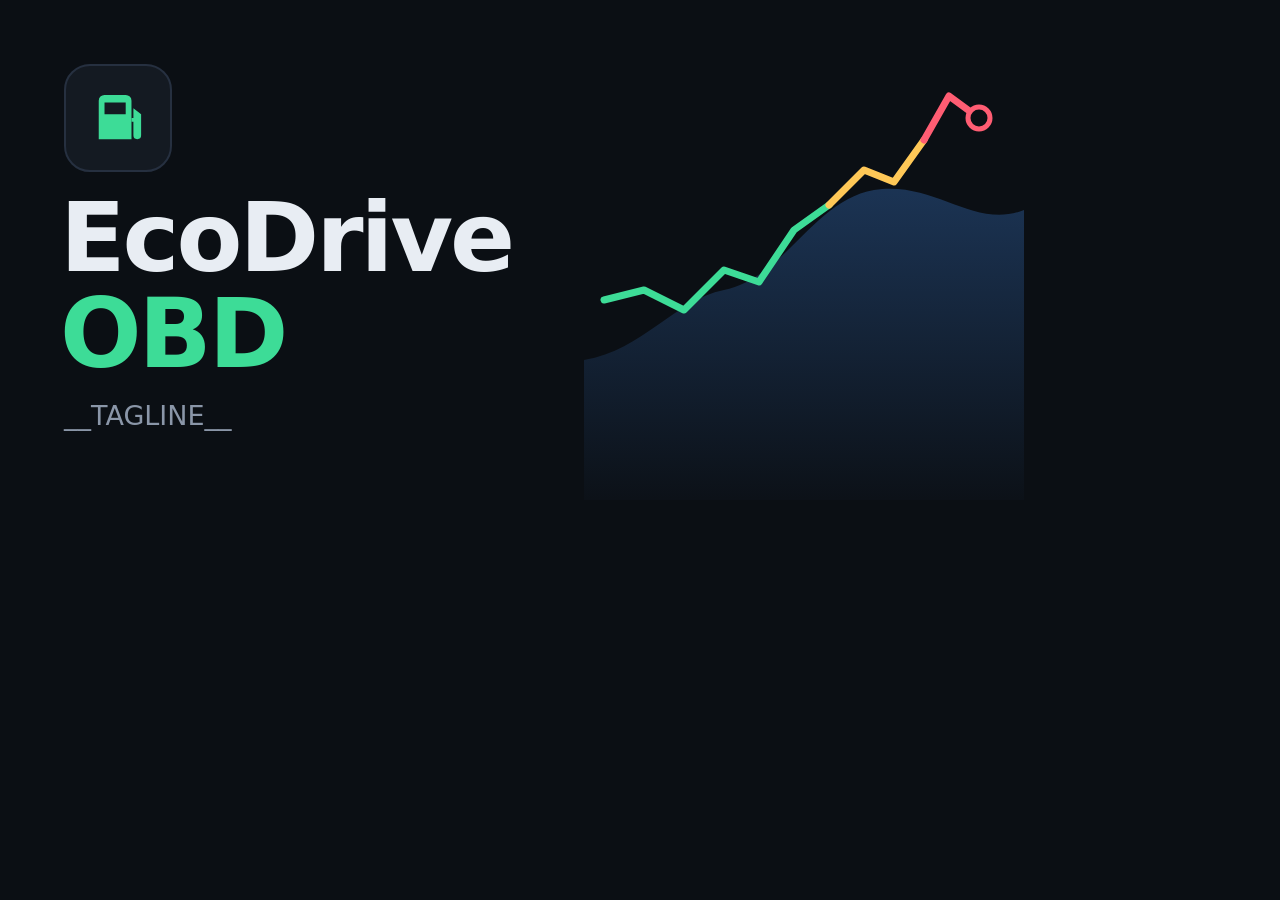
<file: docs/play/src/feature-graphic.html>
<!doctype html>
<html lang="fr">
<meta charset="utf-8">
<style>
  html,body{margin:0;width:1024px;height:500px;background:#0B0F14;overflow:hidden}
  body{position:relative;font-family:Inter,system-ui,"Segoe UI",Roboto,Arial,sans-serif;color:#E8EDF3}
  .tile{position:absolute;left:64px;top:64px;width:104px;height:104px;border-radius:26px;background:#141A22;border:2px solid #263040}
  .tile svg{position:absolute;left:0;top:0;width:100%;height:100%}
  h1{position:absolute;left:60px;top:190px;margin:0;font-size:96px;line-height:96px;font-weight:800;letter-spacing:-3px}
  h1 span{display:block;color:#3DDC97}
  p{position:absolute;left:64px;top:398px;margin:0;font-size:27px;line-height:36px;font-weight:500;color:#8A96A8;white-space:nowrap}
  .art{position:absolute;right:0;top:0}
</style>
<div class="tile"><svg viewBox="0 0 108 108"><path fill="#3DDC97" transform="translate(0 0)" d="M40,30h22a6,6 0,0 1,6 6v40h-34v-40a6,6 0,0 1,6 -6zM40,38v12h22v-12z"/><path fill="#3DDC97" d="M70,44l8,6v22a4,4 0,0 1,-8 0v-14h-2v-4h2z"/></svg></div>
<h1>EcoDrive<span>OBD</span></h1>
<p id="tag">__TAGLINE__</p>
<svg class="art" width="440" height="500" viewBox="0 0 440 500">
  <defs><linearGradient id="g" x1="0" y1="0" x2="0" y2="1"><stop offset="0" stop-color="#1E3A5F" stop-opacity=".85"/><stop offset="1" stop-color="#1E3A5F" stop-opacity=".05"/></linearGradient></defs>
  <path d="M0,360 C60,350 90,300 140,290 C200,278 230,200 290,190 C350,180 390,230 440,210 L440,500 L0,500 Z" fill="url(#g)"/>
  <polyline fill="none" stroke-linejoin="round" stroke-linecap="round" stroke-width="7" stroke="#3DDC97" points="20,300 60,290 100,310 140,270 175,282 210,230 245,205"/>
  <polyline fill="none" stroke-linejoin="round" stroke-linecap="round" stroke-width="7" stroke="#FFC857" points="245,205 280,170 310,182 340,140"/>
  <polyline fill="none" stroke-linejoin="round" stroke-linecap="round" stroke-width="7" stroke="#FF5D73" points="340,140 365,96 395,118"/>
  <circle cx="395" cy="118" r="11" fill="#0B0F14" stroke="#FF5D73" stroke-width="5"/>
</svg>
</html>
</file>
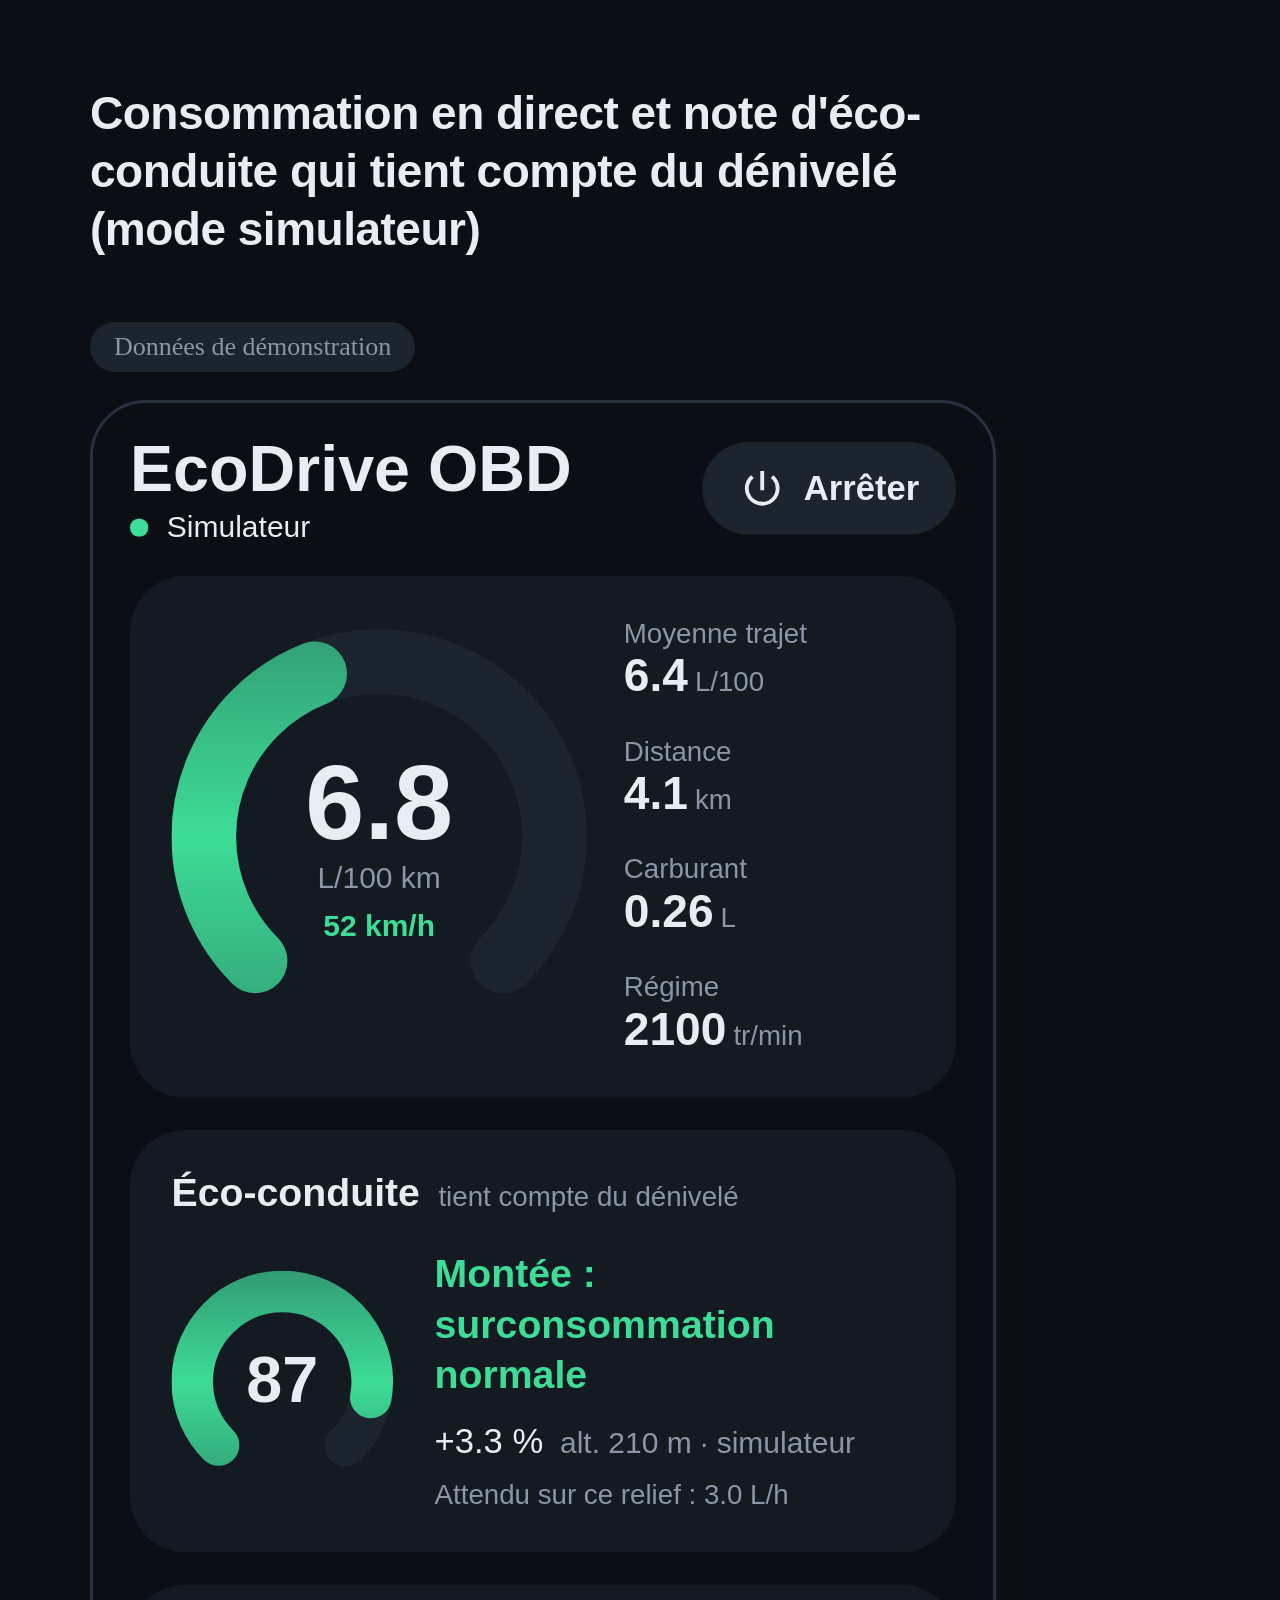
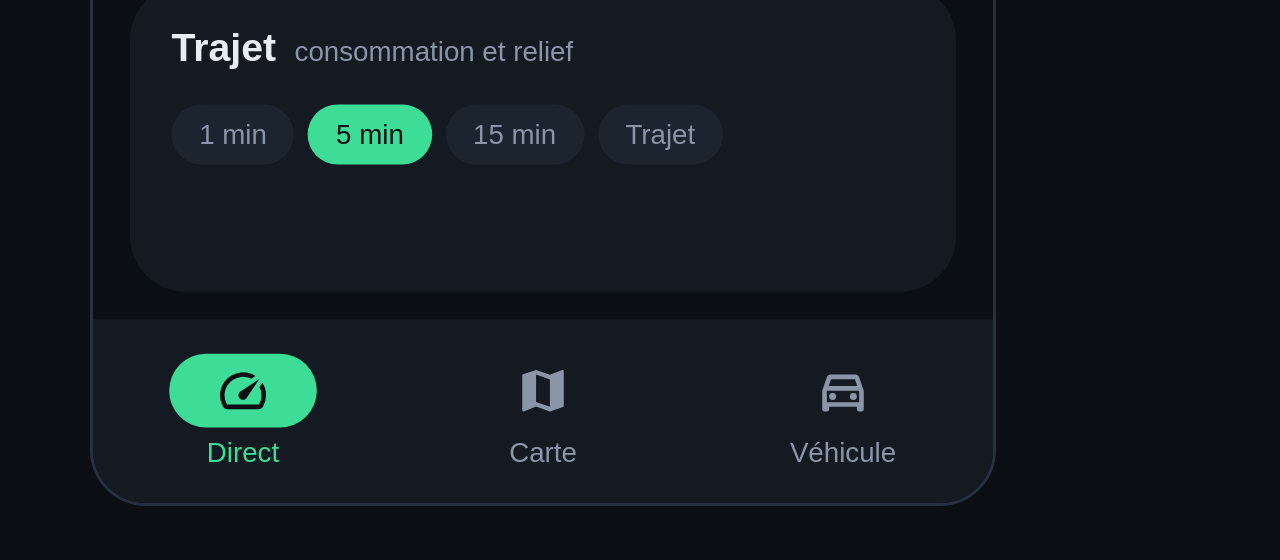
<file: docs/play/src/screens.html>
<!doctype html>
<html lang="fr">
<meta charset="utf-8">
<!-- Renders the 4 Play Store screenshots. Open with ?s=1..4&lang=fr|en and capture at 1080x2160. Fonts: Inter (SIL OFL 1.1) and Roboto (Apache 2.0) are not included; load them locally. -->
<title>EcoDrive OBD - Play Store screenshots (rendered from the app design)</title>
<style>
:root{--bg:#0B0F14;--surface:#141A22;--high:#1C2430;--outline:#263040;--text:#E8EDF3;--muted:#8A96A8;--green:#3DDC97;--yellow:#FFC857;--red:#FF5D73;--blue:#5AA9FF}
html,body{margin:0;width:1080px;height:2160px;background:var(--bg);overflow:hidden}
body{position:relative;font-family:Inter,sans-serif;color:var(--text)}
.cap{position:absolute;left:90px;right:90px;top:84px;height:230px;font-weight:700;font-size:46px;line-height:58px;letter-spacing:-.5px}
.cap.long{font-size:41px;line-height:52px}
.demo{position:absolute;left:90px;top:322px;font:500 26px/1 Inter;color:var(--muted);background:var(--high);border-radius:999px;padding:12px 24px}
.frame{position:absolute;left:90px;top:400px;width:900px;height:1700px;border-radius:56px;border:3px solid var(--outline);overflow:hidden;background:var(--bg)}
.app{position:absolute;left:0;top:0;width:390px;height:737px;transform:scale(2.3077);transform-origin:0 0;font-family:Roboto,sans-serif;color:var(--text);overflow:hidden}
.scroll{position:absolute;inset:0 0 80px 0;padding:12px 16px;display:flex;flex-direction:column;gap:14px;overflow:hidden}
h1{margin:0;font-size:28px;line-height:34px;font-weight:700}
.sub{font-size:13px;color:var(--muted);line-height:18px}
.card{background:var(--surface);border-radius:24px;padding:18px}
.st{font-size:13px;color:var(--text);display:flex;align-items:center;gap:8px}
.dot{width:8px;height:8px;border-radius:50%;background:var(--green);display:inline-block}
.btn2{background:var(--high);border-radius:999px;padding:10px 16px;font-weight:600;font-size:15px;display:flex;gap:8px;align-items:center}
.row{display:flex;justify-content:space-between;align-items:center}
.stat .l{font-size:12px;color:var(--muted)}
.stat .v{font-size:20px;font-weight:600}
.stat .u{font-size:12px;color:var(--muted);font-weight:400;margin-left:3px}
.sec{display:flex;align-items:baseline;gap:8px}
.sec b{font-size:17px;font-weight:600}.sec span{font-size:12px;color:var(--muted)}
.chip{display:inline-block;background:var(--high);color:var(--muted);font-size:12px;font-weight:500;border-radius:999px;padding:6px 12px}
.chip.on{background:var(--green);color:var(--bg)}
.chips{display:flex;gap:6px}
.nav{position:absolute;left:0;right:0;bottom:0;height:80px;background:var(--surface);display:flex;justify-content:space-around;align-items:center}
.nav div{display:flex;flex-direction:column;align-items:center;gap:4px;font-size:12px;font-weight:500;color:var(--muted);width:100px}
.nav i{width:64px;height:32px;border-radius:16px;display:flex;align-items:center;justify-content:center}
.nav .on{color:var(--green)}.nav .on i{background:var(--green)}
.field{border:1px solid var(--outline);border-radius:4px;height:52px;box-sizing:border-box;padding:0 14px;display:flex;align-items:center;font-size:16px;position:relative}
.field small{position:absolute;top:-8px;left:10px;background:var(--surface);padding:0 4px;font-size:12px;color:var(--muted)}
.note{font-size:11px;color:var(--muted);line-height:15px}
.maprow{display:flex;gap:12px;align-items:center}
</style>
<div class="cap" id="cap"></div>
<div class="demo" id="demo"></div>
<div class="frame"><div class="app" id="app"></div></div>
<script>
const q=new URLSearchParams(location.search), S=+(q.get('s')||1), L=q.get('lang')||'fr';
const T={
 fr:{caps:["Consommation en direct et note d'éco-conduite qui tient compte du dénivelé (mode simulateur)","Le trajet : consommation colorée selon la note, avec le relief (mode simulateur)","La carte des routes où l'on a surconsommé (trajet simulé)","Profil du véhicule : seules la marque et l'année sont déduites du VIN, jamais envoyé ni conservé en clair (détection simulée)"],
  demo:"Données de démonstration",live:"Simulateur",stop:"Arrêter",avg:"Moyenne trajet",dist:"Distance",fuel:"Carburant",rpm:"Régime",rpmu:"tr/min",eco:"Éco-conduite",ecos:"tient compte du dénivelé",
  msg:"Montée : surconsommation normale",alt:"alt. 210 m · simulateur",exp:"Attendu sur ce relief : 3.0 L/h",trip:"Trajet",tripsub:"consommation et relief",
  hint:"Glissez pour naviguer · touchez ou appui long pour lire une valeur",leg1:"L/100 km, couleur = éco-conduite",leg2:"Relief",d7:"7 derniers jours",d7s:"4 km · 6.4 L/100 km",
  days:["Mar.","Mer.","Jeu.","Ven.","Sam.","Dim.","Lun."],nav:["Direct","Carte","Véhicule"],
  mapT:"Surconsommation",mapS:"Consommation réelle comparée à l'attendu selon vitesse et dénivelé",c1:"Dernier trajet",c2:"7 jours",c3:"Tout",
  l1:"conforme",l2:"un peu au-dessus",l3:"nettement au-dessus",byroad:"Par route",byroads:"moyenne sur chaque route, pire en premier",vs:"L/100 vs attendu",
  r1:"Rue des Tilleuls",r1s:"Exemple · 0.7 km · 6.7 réel / 2.0 attendu",r2:"Rue du Moulin",r2s:"Exemple · 0.3 km · 17.4 réel / 16.0 attendu",
  veh:"Véhicule",mine:"Mes véhicules",add:"+ Ajouter",name:"Nom du véhicule actif",vnote:"Reconnu à la connexion par le VIN, sinon par le module OBD. Historique et carte suivent le véhicule actif.",
  det:"Détecté via OBD",use:"Utiliser",vin:"Le numéro VIN n'est jamais envoyé ni conservé en clair : seuls la marque, l'année et une empreinte irréversible servant à reconnaître la voiture restent sur le téléphone.",
  make:"Marque",model:"Modèle et motorisation",year:"Année",unit:"L/100 km"},
 en:{caps:["Live consumption and an eco-driving score that accounts for gradient (simulator mode)","The trip: consumption coloured by score, with the terrain profile (simulator mode)","The map of roads where consumption ran high (simulated trip)","Vehicle profile: only make and year are derived from the VIN, never sent or kept in readable form (simulated detection)"],
  demo:"Demo data",live:"Simulator",stop:"Stop",avg:"Trip average",dist:"Distance",fuel:"Fuel",rpm:"Engine speed",rpmu:"rpm",eco:"Eco-driving",ecos:"accounts for gradient",
  msg:"Uphill: normal extra consumption",alt:"alt. 210 m · simulator",exp:"Expected on this terrain: 3.0 L/h",trip:"Trip",tripsub:"consumption and terrain",
  hint:"Drag to navigate · tap or long-press to read a value",leg1:"L/100 km, colour = eco-driving",leg2:"Terrain",d7:"Last 7 days",d7s:"4 km · 6.4 L/100 km",
  days:["Tue","Wed","Thu","Fri","Sat","Sun","Mon"],nav:["Live","Map","Vehicle"],
  mapT:"Excess consumption",mapS:"Actual consumption compared with what speed and gradient call for",c1:"Last trip",c2:"7 days",c3:"All",
  l1:"on target",l2:"a little above",l3:"well above",byroad:"By road",byroads:"average on each road, worst first",vs:"L/100 vs expected",
  r1:"Rue des Tilleuls",r1s:"Example · 0.7 km · 6.7 actual / 2.0 expected",r2:"Rue du Moulin",r2s:"Example · 0.3 km · 17.4 actual / 16.0 expected",
  veh:"Vehicle",mine:"My vehicles",add:"+ Add",name:"Active vehicle name",vnote:"Recognised on connection by VIN, otherwise by the OBD module. History and map follow the active vehicle.",
  det:"Detected via OBD",use:"Use",vin:"The VIN is never sent or kept in readable form: only the make, the year and an irreversible fingerprint used to recognise the car stay on the phone.",
  make:"Make",model:"Model and engine",year:"Year",unit:"L/100 km"}
}[L];
document.documentElement.lang=L;
const cap=document.getElementById('cap');cap.textContent=T.caps[S-1];if(T.caps[S-1].length>100)cap.classList.add('long');
document.getElementById('demo').textContent=T.demo;
const P={green:'#3DDC97',yellow:'#FFC857',red:'#FF5D73'};
const ic={
 gauge:'<svg width="24" height="24" viewBox="0 0 24 24" fill="currentColor"><path d="M20.38 8.57l-1.23 1.85a8 8 0 0 1-.22 7.58H5.07A8 8 0 0 1 15.58 6.85l1.85-1.23A10 10 0 0 0 3.35 19a2 2 0 0 0 1.72 1h13.85a2 2 0 0 0 1.74-1 10 10 0 0 0-.27-10.44zM10.59 15.41a2 2 0 0 0 2.83 0l5.66-8.49-8.49 5.66a2 2 0 0 0 0 2.83z"/></svg>',
 map:'<svg width="24" height="24" viewBox="0 0 24 24" fill="currentColor"><path d="M20.5 3l-.16.03L15 5.1 9 3 3.36 4.9c-.21.07-.36.25-.36.48V20.5a.5.5 0 0 0 .5.5l.16-.03L9 18.9l6 2.1 5.64-1.9c.21-.07.36-.25.36-.48V3.5a.5.5 0 0 0-.5-.5zM15 19l-6-2.11V5l6 2.11V19z"/></svg>',
 car:'<svg width="24" height="24" viewBox="0 0 24 24" fill="currentColor"><path d="M18.92 6.01C18.72 5.42 18.16 5 17.5 5h-11c-.66 0-1.21.42-1.42 1.01L3 12v8a1 1 0 0 0 1 1h1a1 1 0 0 0 1-1v-1h12v1a1 1 0 0 0 1 1h1a1 1 0 0 0 1-1v-8l-2.08-5.99zM6.85 7h10.29l1.04 3H5.81l1.04-3zM19 17H5v-5h14v5z"/><circle cx="7.5" cy="14.5" r="1.5"/><circle cx="16.5" cy="14.5" r="1.5"/></svg>',
 pwr:'<svg width="20" height="20" viewBox="0 0 24 24" fill="currentColor"><path d="M13 3h-2v10h2V3zm4.83 2.17l-1.42 1.42A6.92 6.92 0 0 1 19 12c0 3.87-3.13 7-7 7A6.995 6.995 0 0 1 7.58 6.58L6.17 5.17A8.932 8.932 0 0 0 3 12a9 9 0 0 0 18 0c0-2.74-1.23-5.18-3.17-6.83z"/></svg>'
};
function gauge(size,stroke,frac,color,id){const r=size/2-stroke/2,C=2*Math.PI*r;
 return `<svg width="${size}" height="${size}" viewBox="0 0 ${size} ${size}"><defs><linearGradient id="g${id}" x1="0" y1="1" x2="1" y2="0"><stop offset="0" stop-color="${color}" stop-opacity=".6"/><stop offset=".5" stop-color="${color}"/><stop offset="1" stop-color="${color}" stop-opacity=".6"/></linearGradient></defs>
 <g transform="rotate(135 ${size/2} ${size/2})" fill="none" stroke-linecap="round" stroke-width="${stroke}"><circle cx="${size/2}" cy="${size/2}" r="${r}" stroke="#1C2430" stroke-dasharray="${.75*C} ${C}"/><circle cx="${size/2}" cy="${size/2}" r="${r}" stroke="url(#g${id})" stroke-dasharray="${.75*C*frac} ${C}"/></g></svg>`}
function nav(i){return `<div class="nav">${[ic.gauge,ic.map,ic.car].map((s,k)=>`<div class="${k==i?'on':''}"><i style="color:${k==i?'#0B0F14':'inherit'}">${s}</i>${T.nav[k]}</div>`).join('')}</div>`}
function rnd(seed){let s=seed;return()=>(s=(s*16807)%2147483647)/2147483647}
const screens={};
screens[1]=()=>`<div class="scroll"><div class="row"><div><h1>EcoDrive OBD</h1><div class="st"><span class="dot"></span>${T.live}</div></div><div class="btn2">${ic.pwr}${T.stop}</div></div>
<div class="card" style="display:flex;gap:16px;align-items:center;padding:18px">
 <div style="position:relative;width:180px;height:180px;flex:none">${gauge(180,28,.42,P.green,1)}<div style="position:absolute;inset:0;display:flex;flex-direction:column;align-items:center;justify-content:center;padding-top:6px"><div style="font-size:46px;font-weight:700;line-height:50px">6.8</div><div style="font-size:13px;color:var(--muted)">${T.unit}</div><div style="font-size:13px;font-weight:700;color:var(--green);margin-top:6px">52 km/h</div></div></div>
 <div style="display:flex;flex-direction:column;gap:14px"><div class="stat"><div class="l">${T.avg}</div><div class="v">6.4<span class="u">L/100</span></div></div><div class="stat"><div class="l">${T.dist}</div><div class="v">4.1<span class="u">km</span></div></div><div class="stat"><div class="l">${T.fuel}</div><div class="v">0.26<span class="u">L</span></div></div><div class="stat"><div class="l">${T.rpm}</div><div class="v">2100<span class="u">${T.rpmu}</span></div></div></div></div>
<div class="card"><div class="sec"><b>${T.eco}</b><span>${T.ecos}</span></div>
 <div style="display:flex;gap:18px;align-items:center;margin-top:14px"><div style="position:relative;width:96px;height:96px;flex:none">${gauge(96,18,.87,P.green,2)}<div style="position:absolute;inset:0;display:flex;align-items:center;justify-content:center;font-size:28px;font-weight:700">87</div></div>
 <div><div style="font-size:17px;font-weight:700;color:var(--green);line-height:22px">${T.msg}</div><div style="font-size:13px;margin-top:8px;color:var(--muted)"><b style="color:var(--text);font-weight:500;font-size:15px">+3.3 %</b>&nbsp; ${T.alt}</div><div style="font-size:12px;color:var(--muted);margin-top:8px">${T.exp}</div></div></div></div>
<div class="card" style="height:200px"><div class="sec"><b>${T.trip}</b><span>${T.tripsub}</span></div><div class="chips" style="margin-top:14px"><span class="chip">1 min</span><span class="chip on">5 min</span><span class="chip">15 min</span><span class="chip">${T.trip}</span></div></div></div>${nav(0)}`;
function chart(){const W=326,H=210,x0=34,x1=292,y0=10,y1=170,r=rnd(7),n=70;let pts=[],v=7;
 for(let i=0;i<n;i++){v+= (r()-.5)*3.2; if(r()<.07)v=Math.max(v,15+r()*8); v=Math.min(Math.max(v,1.5),22); if(i>8&&r()<.06)v=1;pts.push(v);}
 const X=i=>x0+(x1-x0)*i/(n-1),Y=v=>y1-(y1-y0)*Math.min(v,30)/30;
 const col=v=>v>16?P.red:v>10?P.yellow:P.green;
 let segs='';for(let i=1;i<n;i++)segs+=`<line x1="${X(i-1)}" y1="${Y(pts[i-1])}" x2="${X(i)}" y2="${Y(pts[i])}" stroke="${col((pts[i]+pts[i-1])/2)}" stroke-width="2.4" stroke-linecap="round"/>`;
 let rel=`M${x0},${y1}`;for(let i=0;i<n;i++){const e=95+40*Math.sin(i/n*5.2)+22*Math.sin(i/n*13);rel+=` L${X(i)},${y1-e*0.62}`}rel+=` L${x1},${y1} Z`;
 let grid='';for(let k=0;k<=6;k++){const y=Y(k*5);grid+=`<line x1="${x0}" x2="${x1}" y1="${y}" y2="${y}" stroke="#263040" stroke-width="1"/><text x="${x0-6}" y="${y+4}" text-anchor="end" font-size="10" fill="#8A96A8">${k*5}</text>`}
 const tx=['20:50:19','20:51:59','20:53:39','20:55:19'].map((t,k)=>`<text x="${x0+k*(x1-x0)/3}" y="${y1+16}" text-anchor="middle" font-size="9.5" fill="#8A96A8">${t}</text>`).join('');
 return `<svg width="${W}" height="${H-20}" viewBox="0 0 ${W} ${H-20}"><defs><linearGradient id="rl" x1="0" y1="0" x2="0" y2="1"><stop offset="0" stop-color="#1E3A5F" stop-opacity=".85"/><stop offset="1" stop-color="#1E3A5F" stop-opacity=".05"/></linearGradient></defs>${grid}<path d="${rel}" fill="url(#rl)"/>${segs}${tx}<text x="${x0}" y="12" font-size="10" fill="#8A96A8">L/100 km</text><text x="${x1+4}" y="60" font-size="10" fill="#5AA9FF">213 m</text><text x="${x1+4}" y="${y1}" font-size="10" fill="#5AA9FF">147 m</text></svg>`}
screens[2]=()=>`<div class="scroll" style="padding-top:16px"><div class="card"><div class="sec"><b>${T.trip}</b><span>${T.tripsub}</span></div>
<div class="chips" style="margin:14px 0 12px"><span class="chip">1 min</span><span class="chip on">5 min</span><span class="chip">15 min</span><span class="chip">${T.trip}</span></div>${chart()}
<div class="note" style="font-size:12px;margin:2px 0 12px">${T.hint}</div>
<div style="display:flex;gap:16px;font-size:12px;align-items:center"><span><span class="dot" style="margin-right:6px"></span>${T.leg1}</span><span><span class="dot" style="background:var(--blue);margin-right:6px"></span>${T.leg2}</span></div></div>
<div class="card" style="height:300px"><div class="sec"><b>${T.d7}</b><span>${T.d7s}</span></div>
<div style="display:flex;justify-content:space-between;align-items:flex-end;height:210px;margin-top:20px;font-size:12px;color:var(--muted)">${T.days.map((d,k)=>`<div style="display:flex;flex-direction:column;align-items:center;gap:6px;width:38px;justify-content:flex-end;height:100%">${k==6?`<span style="color:var(--text);font-size:12px">6.4</span><div style="width:32px;height:150px;border-radius:8px;background:linear-gradient(#A8D98B,#4C6B45)"></div>`:''}<span>${d}</span></div>`).join('')}</div></div></div>${nav(0)}`;
screens[3]=()=>{const route=[[10,196],[40,180],[68,176],[100,185],[135,170],[160,140],[170,105],[150,72],[120,48],[100,30],[80,38],[70,60],[84,85],[112,100],[142,112],[160,135],[188,160],[222,150],[250,125],[272,95],[296,70],[330,42],[345,28]];
 const colors=[P.green,P.green,P.green,P.green,P.yellow,P.green,P.red,P.green,P.green,P.green,P.red,P.green,P.green,P.green,P.green,P.yellow,P.green,P.green,P.yellow,P.green,P.green,P.green];
 const path=(a,b)=>`M${a} L${b}`;let outline='',segs='';for(let i=1;i<route.length;i++){const a=route[i-1].join(','),b=route[i].join(',');outline+=`<path d="${path(a,b)}" stroke="#fff" stroke-width="9" stroke-linecap="round"/>`;segs+=`<path d="${path(a,b)}" stroke="${colors[i-1]}" stroke-width="6" stroke-linecap="round"/>`}
 let roads='';const r=rnd(3);for(let i=0;i<26;i++){roads+=`<path d="M${r()*358},${r()*270} L${r()*358},${r()*270}" stroke="#1d2631" stroke-width="${1+r()*2}"/>`}
 return `<div class="scroll" style="padding-top:12px;gap:10px"><h1>${T.mapT}</h1><div class="sub">${T.mapS}</div>
<div class="chips"><span class="chip on" style="font-size:13px;padding:8px 14px">${T.c1}</span><span class="chip" style="font-size:13px;padding:8px 14px">${T.c2}</span><span class="chip" style="font-size:13px;padding:8px 14px">${T.c3}</span></div>
<div style="position:relative;border-radius:24px;overflow:hidden;height:250px;background:#10151c"><svg width="358" height="250" viewBox="0 0 358 250" fill="none"><rect width="358" height="250" fill="#10151c"/><path d="M0,215 C70,190 140,225 220,200 C290,180 330,205 358,190 L358,250 L0,250Z" fill="#15202c"/><g>${roads}</g>${outline}${segs}</svg>
<div style="position:absolute;left:12px;bottom:10px;background:rgba(20,26,34,.92);border-radius:16px;padding:8px 12px;display:flex;gap:10px;font-size:11px"><span><span class="dot" style="margin-right:5px;width:9px;height:9px"></span>${T.l1}</span><span><span class="dot" style="background:var(--yellow);margin-right:5px;width:9px;height:9px"></span>${T.l2}</span><span><span class="dot" style="background:var(--red);margin-right:5px;width:9px;height:9px"></span>${T.l3}</span></div></div>
<div class="sec" style="margin-top:4px"><b>${T.byroad}</b><span>${T.byroads}</span></div>
<div class="card" style="padding:14px 16px;border-radius:16px;display:flex;gap:14px;align-items:center"><div style="width:96px;flex:none"><div style="font-size:22px;font-weight:700;color:var(--red)">+4.7</div><div style="font-size:11px;color:var(--muted)">${T.vs}</div></div><div><div style="font-size:16px;font-weight:600">${T.r1}</div><div style="font-size:12.5px;color:var(--muted);margin-top:4px">${T.r1s}</div></div></div>
<div class="card" style="padding:14px 16px;border-radius:16px;display:flex;gap:14px;align-items:center"><div style="width:96px;flex:none"><div style="font-size:22px;font-weight:700;color:var(--green)">+1.4</div><div style="font-size:11px;color:var(--muted)">${T.vs}</div></div><div><div style="font-size:16px;font-weight:600">${T.r2}</div><div style="font-size:12.5px;color:var(--muted);margin-top:4px">${T.r2s}</div></div></div></div>${nav(1)}`};
screens[4]=()=>`<div class="scroll" style="gap:12px"><h1>${T.veh}</h1>
<div class="card" style="padding:16px"><div style="font-weight:500;font-size:15px">${T.mine}</div><div class="chips" style="margin:8px 0 12px"><span class="chip on">Twingo</span><span class="chip">${T.add}</span></div><div class="field"><small>${T.name}</small>Twingo</div><div class="note" style="margin-top:8px">${T.vnote}</div></div>
<div class="card" style="padding:16px"><div style="font-size:12px;color:var(--muted)">${T.det}</div><div style="font-size:18px;font-weight:600;margin:2px 0 8px">Renault · 2014</div><span class="chip on">${T.use}</span><div class="note" style="margin-top:8px">${T.vin}</div></div>
<div class="card" style="padding:16px;display:flex;flex-direction:column;gap:14px"><div class="field"><small>${T.make}</small>Renault</div><div class="field"><small>${T.model}</small>Twingo 1.2 16V</div><div class="field"><small>${T.year}</small>2014</div></div></div>${nav(2)}`;
document.getElementById('app').innerHTML=screens[S]();
</script>
</html>
</file>
<file: site/style.css>
/* EcoDrive OBD home page: "the same trip, two drivers" (scroll-craft, split
   stage). Dark page on purpose, one accent (the app's green). The usual
   driver's side is a light ground, the EcoDrive side is the page ground, so
   that after the collapse the page simply goes on.
   Without the .live class (engine not loaded), everything stays in normal
   flow: both sides at the start of the trip, then the result. */
:root {
  --bg: #0b0d0c;
  --bg-alt: #111513;
  --fg: #eef2ef;
  --muted: #a3ada7;
  --line: rgba(238, 242, 239, .12);
  --card: #161b18;
  --accent: #3fe09a;
  --on-accent: #08100e;
  --warn: #ffb547;
  --usual-bg: #dfe3e1;
  --usual-fg: #131715;
  --usual-muted: #4c5450;
  --usual-warn: #a14a00;
  --usual-ok: #11663f;
  --font: -apple-system, BlinkMacSystemFont, "SF Pro Text", "Segoe UI", Inter, system-ui, sans-serif;
  --mono: ui-monospace, "SF Mono", Menlo, Consolas, monospace;
  color-scheme: dark;
}
* { box-sizing: border-box; }
html { scroll-behavior: smooth; }
body { margin: 0; background: var(--bg); color: var(--fg); font: 17px/1.55 var(--font); -webkit-font-smoothing: antialiased; overflow-x: clip; }
a { color: var(--accent); }
h1, h2, h3 { margin: 0; text-wrap: balance; letter-spacing: -.02em; line-height: 1.12; }
p { margin: 0; }
.wrap { max-width: 1080px; margin: 0 auto; padding: 0 20px; }
.skip { position: absolute; left: -999px; }
.skip:focus { left: 12px; top: 8px; background: var(--card); padding: 8px 12px; z-index: 40; }
:focus-visible { outline: 3px solid var(--accent); outline-offset: 2px; border-radius: 6px; }

/* Top bar: brand, two links, language. */
nav.top { position: fixed; inset: 0 0 auto; z-index: 30; height: 52px; display: flex; align-items: center; gap: 16px; padding: 0 20px;
  background: rgba(11, 13, 12, .86); backdrop-filter: blur(16px); -webkit-backdrop-filter: blur(16px); border-bottom: 1px solid var(--line); }
.brand { display: flex; align-items: center; gap: 10px; font-weight: 650; color: var(--fg); text-decoration: none; }
.brand img { width: 26px; height: 26px; border-radius: 7px; }
nav.top ul { display: flex; gap: 20px; list-style: none; margin: 0 0 0 auto; padding: 0; font-size: 15px; }
nav.top ul a { color: var(--muted); text-decoration: none; }
nav.top ul a:hover { color: var(--fg); }
.lang { display: inline-flex; border: 1px solid var(--line); border-radius: 999px; overflow: hidden; }
.lang button { font: 600 13px var(--font); border: 0; background: none; color: var(--muted); padding: 0 12px; min-height: 34px; cursor: pointer; }
.lang button[aria-pressed=true] { background: rgba(63, 224, 154, .16); color: var(--accent); }
@media (max-width: 640px) { nav.top ul { display: none; } .lang { margin-left: auto; } }

/* ------------------------------------------------------------- the act -- */
.act { position: relative; }
.act.sc-act--pinned { position: relative; }
/* Pinning, as in scroll-craft's own stylesheet (not loaded here). */
.act .sc-stage { position: sticky; top: 0; height: 100vh; height: 100svh; overflow: clip; }
.stage { display: flex; flex-direction: column; padding-top: 52px; }

.head { padding: 18px 24px 12px; max-width: 1180px; width: 100%; margin: 0 auto; }
.head h1 { font-size: clamp(1.6rem, 1rem + 2.6vw, 2.9rem); font-weight: 750; letter-spacing: -.03em; }
.head h1 em { font-style: normal; color: var(--accent); }
.lede { color: var(--muted); max-width: 46em; margin-top: 8px; font-size: clamp(.95rem, .9rem + .3vw, 1.1rem); }

/* The commute, A to B. */
.route { display: flex; align-items: center; gap: 10px; margin-top: 14px; font: 600 12px var(--mono); color: var(--muted); }
.route .end { white-space: nowrap; }
.track { position: relative; flex: 1; display: flex; height: 22px; border-radius: 6px; overflow: visible; }
.z { position: relative; height: 100%; display: flex; align-items: center; justify-content: center; border-right: 1px solid var(--bg); overflow: hidden; }
.z span { font: 600 11px var(--font); color: var(--fg); opacity: .85; white-space: nowrap; }
.z-town, .z-town2 { background: #26302b; }
.z-ring { background: #1f3a2f; }
.z-road { background: #2b3328; }
.z-climb { background: #3a3324; }
.z-descent { background: #2a3a34; }
.z:first-child { border-radius: 6px 0 0 6px; }
.z:last-of-type { border-radius: 0 6px 6px 0; }
.ev { position: absolute; top: -4px; width: 2px; height: 30px; background: rgba(238, 242, 239, .45); }
.cursor { position: absolute; top: -7px; width: 14px; height: 36px; margin-left: -7px; border-radius: 7px; background: var(--accent); box-shadow: 0 2px 6px rgba(0, 0, 0, .5); }

.area { position: relative; display: grid; grid-template-columns: 1fr 1fr; margin-top: 12px; }
@media (max-width: 767px) { .area { grid-template-columns: 1fr; } }
.side { min-width: 0; }
.usual { background: var(--usual-bg); color: var(--usual-fg); order: 1; }
.eco { background: var(--bg); color: var(--fg); order: 2; }
.inner { display: flex; flex-direction: column; gap: 12px; padding: 22px 28px; }
.label { font: 600 12px var(--mono); letter-spacing: .08em; text-transform: uppercase; opacity: .8; }
.side h2 { font-size: clamp(1.05rem, .85rem + .9vw, 1.55rem); font-weight: 700; }
.gauges { display: flex; flex-wrap: wrap; gap: 6px 26px; margin: 4px 0 0; align-items: baseline; }
.gauges div { display: flex; flex-direction: column; }
.gauges dt { font-size: 13px; opacity: .72; }
.gauges dd { margin: 0; font: 600 1.15rem var(--mono); font-variant-numeric: tabular-nums; white-space: nowrap; }
.gauges dd.big { font-size: clamp(2.2rem, 1.4rem + 3.4vw, 4.2rem); line-height: 1; letter-spacing: -.02em; }
.eco .gauges dd.big { color: var(--accent); }
.hint { border-radius: 14px; padding: 12px 14px; max-width: 30rem; }
.usual .hint { background: rgba(19, 23, 21, .06); }
.eco .hint { background: var(--card); }
.hint-l { font-size: 12px; opacity: .72; }
.hint-t { font-weight: 600; margin-top: 2px; min-height: 1.5em; }
.usual .hint-t[data-tone=warn] { color: var(--usual-warn); }
.usual .hint-t[data-tone=ok] { color: var(--usual-ok); }
.eco .hint-t[data-tone=warn] { color: var(--warn); }
.eco .hint-t[data-tone=ok] { color: var(--accent); }

.divider { display: none; }
.win { grid-column: 1 / -1; order: 3; padding: 24px 28px; background: var(--bg); }
.win h2 { font-size: clamp(1.5rem, 1rem + 2vw, 2.5rem); color: var(--fg); }
.win-text { margin-top: 10px; font-size: 1.1rem; }
.win-year { margin-top: 8px; color: var(--muted); max-width: 38rem; }
.cta { display: flex; gap: 12px; flex-wrap: wrap; margin-top: 20px; }
.btn { display: inline-flex; align-items: center; justify-content: center; padding: 12px 22px; min-height: 48px; border-radius: 999px; font-weight: 600; text-decoration: none; border: 1px solid transparent; }
.btn.primary { background: var(--accent); color: var(--on-accent); box-shadow: 0 2px 0 #1c8a59, 0 10px 22px -10px rgba(63, 224, 154, .6); }
.btn.ghost { border-color: var(--line); color: var(--fg); }
.btn:hover { transform: translateY(-1px); }
.sim { padding: 10px 24px 14px; font-size: 13px; color: var(--muted); max-width: 1180px; width: 100%; margin: 0 auto; }

/* With the engine: two layers, the usual side clipped, the divider between. */
.live .area { display: block; flex: 1; min-height: 0; margin-top: 10px; }
.live .side { position: absolute; inset: 0; }
.live .eco { z-index: 0; }
.live .usual { z-index: 2; clip-path: inset(0 calc(50% + (50% * var(--collapse, 0))) 0 0); }
/* Outer edges line up with the heading (max 1180px, centred). */
.live .usual .inner { position: absolute; inset: 0 50% 0 0; justify-content: center; padding-right: 5.5rem; padding-left: max(24px, calc(50vw - 566px)); }
.live .eco .inner { position: absolute; inset: 0 0 0 50%; justify-content: center; padding-left: 5.5rem; padding-right: max(24px, calc(50vw - 566px)); transition: opacity .3s; }
.live .divider { display: block; position: absolute; top: 0; bottom: 0; left: calc(50% * (1 - var(--collapse, 0))); width: 3px; margin-left: -1.5px; background: var(--accent); z-index: 3; }
.live .divider .chip { position: absolute; top: 50%; left: 50%; transform: translate(-50%, -50%); display: grid; justify-items: center; gap: 2px; padding: 8px 12px; border-radius: 14px;
  background: var(--accent); color: var(--on-accent); font: 600 12px var(--mono); white-space: nowrap; box-shadow: 0 2px 4px rgba(0, 0, 0, .35), 0 10px 22px -8px rgba(0, 0, 0, .55); }
.live .divider .chip > span { white-space: nowrap; }
.live .divider .chip b { font-size: 15px; font-variant-numeric: tabular-nums; }
.live .collapsed .divider .chip { opacity: 0; }
.live .win { position: absolute; inset: 0 50% 0 0; display: flex; flex-direction: column; justify-content: center; background: transparent; z-index: 1; padding-left: max(24px, calc(50vw - 566px));
  opacity: clamp(0, (var(--collapse, 0) - .6) * 2.5, 1); visibility: hidden; }
.live .collapsed .win { visibility: visible; }

@media (max-width: 767px) {
  .head { padding: 14px 18px 8px; }
  .lede { display: none; }
  .route { margin-top: 10px; }
  .route .end { font-size: 10px; }
  .z:not(.z-ring) span { display: none; }
  .inner { padding: 14px 18px; gap: 8px; }
  .gauges { gap: 4px 18px; }
  .live .usual { clip-path: inset(0 0 calc(50% + (50% * var(--collapse, 0))) 0); }
  .live .usual .inner { inset: 0 0 50% 0; padding: 12px 18px 30px; }
  .live .eco .inner { inset: 50% 0 0 0; padding: 30px 18px 12px; }
  .live .divider { top: calc(50% * (1 - var(--collapse, 0))); bottom: auto; left: 0; right: 0; width: auto; height: 3px; margin: -1.5px 0 0; }
  .live .divider .chip { grid-auto-flow: column; gap: 8px; align-items: baseline; }
  .live .win { inset: 0; padding: 18px; }
  .live .collapsed .eco .inner { opacity: 0; }
  .side h2 { font-size: 1rem; }
}
@media (max-width: 767px) and (max-height: 700px) {
  .side h2, .hint-l { display: none; }
  .gauges dd.big { font-size: 2rem; }
}

/* ----------------------------------------------------- after the act -- */
section.app, section.method, #download { padding: 72px 0; border-top: 1px solid var(--line); }
section h2 { font-size: clamp(1.6rem, 1.1rem + 2vw, 2.4rem); }
.intro { color: var(--muted); max-width: 44em; margin-top: 12px; }
.tips { display: grid; grid-template-columns: repeat(3, minmax(0, 1fr)); gap: 16px; margin-top: 28px; }
@media (max-width: 860px) { .tips { grid-template-columns: 1fr; } }
.tip { background: var(--card); border: 1px solid var(--line); border-radius: 16px; padding: 20px; display: flex; flex-direction: column; gap: 8px; }
.tip h3 { font-size: 1.15rem; }
.tip p { color: var(--muted); font-size: 15px; }
.tip blockquote { margin: auto 0 0; padding-top: 8px; color: var(--accent); font-weight: 600; font-size: 15px; }
.fair { margin-top: 18px; color: var(--muted); }
.shots { display: flex; gap: 16px; overflow-x: auto; padding: 28px 0 8px; scroll-snap-type: x mandatory; }
.shot { margin: 0; flex: 0 0 auto; width: min(220px, 60vw); scroll-snap-align: start; }
.shot img { width: 100%; height: auto; display: block; border-radius: 18px; border: 1px solid var(--line); }
.shot figcaption, .caption { font-size: 13px; color: var(--muted); margin-top: 8px; }
.method ul { margin: 20px 0 16px; padding-left: 20px; display: grid; gap: 8px; color: var(--muted); max-width: 52em; }
.dl { display: grid; grid-template-columns: repeat(auto-fit, minmax(min(100%, 320px), 1fr)); gap: 16px; margin-top: 24px; }
.card { background: var(--card); border: 1px solid var(--line); border-radius: 16px; padding: 22px; display: flex; flex-direction: column; gap: 10px; align-items: flex-start; }
.card p { color: var(--muted); }
.badge { font: 600 12px var(--mono); color: var(--accent); }
.note { font-size: 13px; color: var(--muted); margin-top: 10px; }
.sha { display: block; font: 12px var(--mono); word-break: break-all; color: var(--fg); }
.term { margin-top: 18px; border: 1px solid var(--line); border-radius: 12px; overflow: hidden; background: #0e110f; }
.term .bar { display: flex; justify-content: space-between; align-items: center; padding: 8px 12px; font-size: 13px; color: var(--muted); border-bottom: 1px solid var(--line); }
.copy { font: 600 13px var(--font); background: none; border: 1px solid var(--line); color: var(--fg); border-radius: 8px; padding: 4px 10px; cursor: pointer; }
.term pre { margin: 0; padding: 14px; overflow-x: auto; font-size: 13px; }
footer { border-top: 1px solid var(--line); padding: 28px 0 40px; font-size: 14px; color: var(--muted); }
footer .wrap { display: flex; flex-wrap: wrap; justify-content: space-between; gap: 10px; }

@media (prefers-reduced-motion: reduce) {
  html { scroll-behavior: auto; }
  *, *::before, *::after { transition: none !important; }
  .btn:hover { transform: none; }
}
</file>
